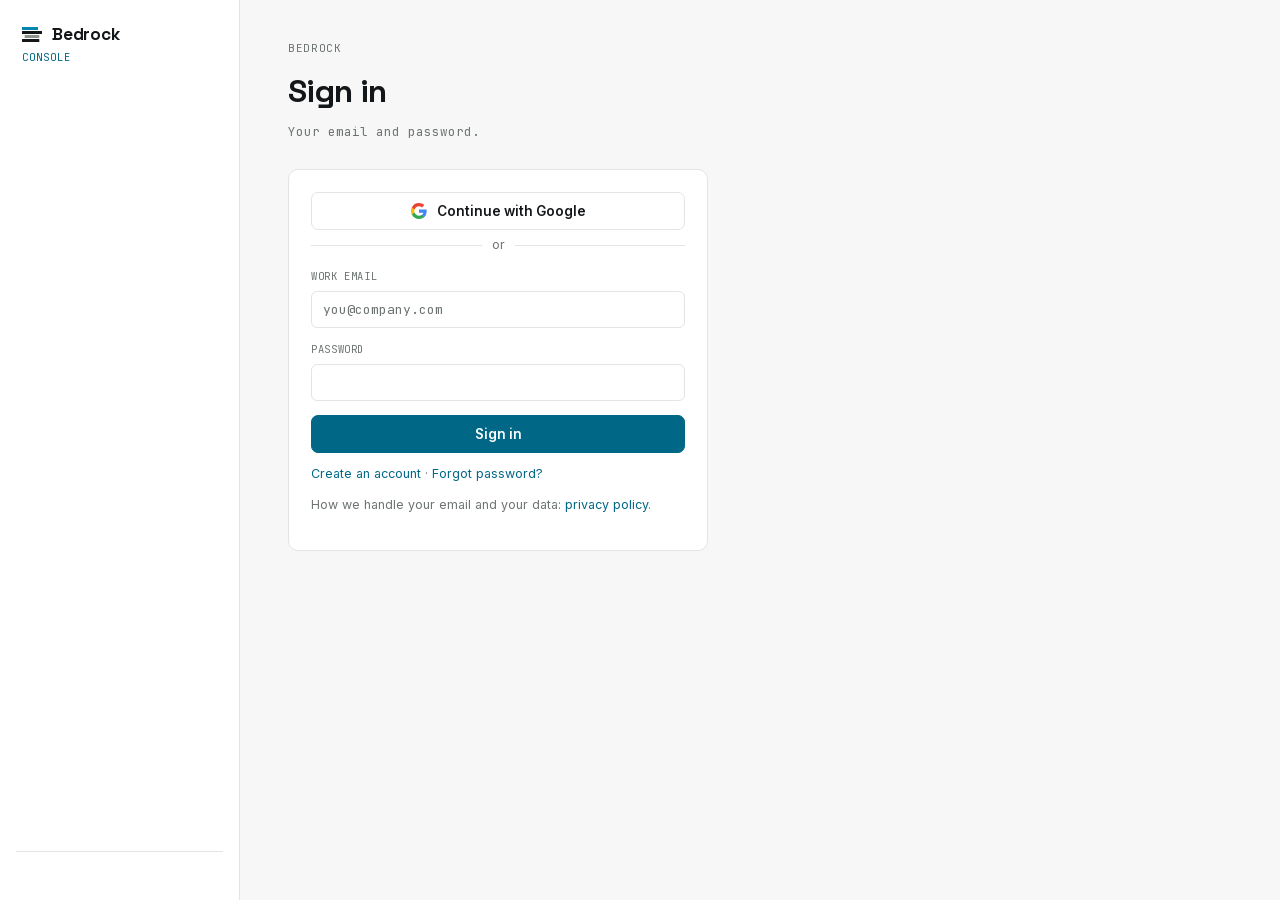
<file: dashboard/index.html>
<!doctype html>
<html lang="en">
<head>
<meta charset="utf-8">
<meta name="viewport" content="width=device-width, initial-scale=1">
<title>Bedrock console</title>
<meta name="description" content="Author, publish and measure interactive 3D geological presentations.">
<meta name="robots" content="noindex">
<!-- Symbol-only lockup, the use the brand guidelines reserve for favicons. -->
<link rel="icon" href="data:image/svg+xml,%3Csvg xmlns='http://www.w3.org/2000/svg' viewBox='0 0 120 90'%3E%3Crect width='96' height='18' rx='2' fill='%230088b0'/%3E%3Crect y='24' width='120' height='18' rx='2' fill='%2314171a'/%3E%3Crect x='16' y='48' width='88' height='18' rx='2' fill='%238d9490'/%3E%3Crect y='72' width='104' height='18' rx='2' fill='%2314171a'/%3E%3C/svg%3E">
<link rel="stylesheet" href="/assets/site-fonts.css">
<link rel="stylesheet" href="app.css">
<!-- Retire the legacy root-scoped service worker.

     The deck used to be served from the site root, so anyone who opened it back
     then still carries a worker registered with scope "/" — and that worker is
     cache-first over EVERYTHING beneath it: this page, /dashboard/, /williams/.
     A service worker answers from Cache Storage before the network is consulted,
     so the `no-cache` header on /dashboard/* never reached it. The symptom is a
     console that silently stays on a months-old build while the server has been
     serving the new one all along.

     /sw.js is a tombstone that unregisters itself, but nothing ever registered
     it, so it only ran if the browser happened to re-fetch the script. This
     retires the registration directly instead, which needs no new worker on a
     device that never had one.

     Scoped precisely: /pit/ registers its own worker for offline use and that
     one is left alone. Only a registration at the ROOT is removed. -->
<script>
if (navigator.serviceWorker) {
  navigator.serviceWorker.getRegistrations().then((rs) => {
    for (const r of rs) {
      if (new URL(r.scope).pathname !== '/') continue;
      r.unregister().then((gone) => {
        // The page in front of the reader was itself served by that worker, so
        // it is stale too. One reload, once, and only when something was
        // actually removed.
        if (gone) location.reload();
      });
    }
  }).catch(() => {});
}
</script>
</head>
<body>

<div id="app">
  <aside id="rail">
    <!-- The mark is a stratigraphic column: four seams of rock, one surfaced
         for analysis in the accent. Per the brand guidelines it never appears
         below 24px, and never without its clearspace. -->
    <div class="brand">
      <svg width="20" height="15" viewBox="0 0 120 90" aria-hidden="true">
        <rect x="0"  y="0"  width="96"  height="18" rx="2" fill="#0088b0"/>
        <rect x="0"  y="24" width="120" height="18" rx="2" fill="#14171a"/>
        <rect x="16" y="48" width="88"  height="18" rx="2" fill="#8d9490"/>
        <rect x="0"  y="72" width="104" height="18" rx="2" fill="#14171a"/>
      </svg>
      <b>Bedrock</b>
    </div>
    <span class="w">Console</span>
    <nav id="nav"></nav>
    <div class="foot">
      <div class="who" id="who"></div>
      <button class="btn sm" id="signout" style="margin-top:10px">Sign out</button>
    </div>
  </aside>
  <main id="view"></main>
</div>

<div id="toast" role="status" aria-live="polite"></div>
<div class="modal" id="modal"><div class="inner" id="modalinner"></div></div>

<script src="vendor/supabase.js"></script>
<script type="module" src="app.js"></script>
</body>
</html>
</file>
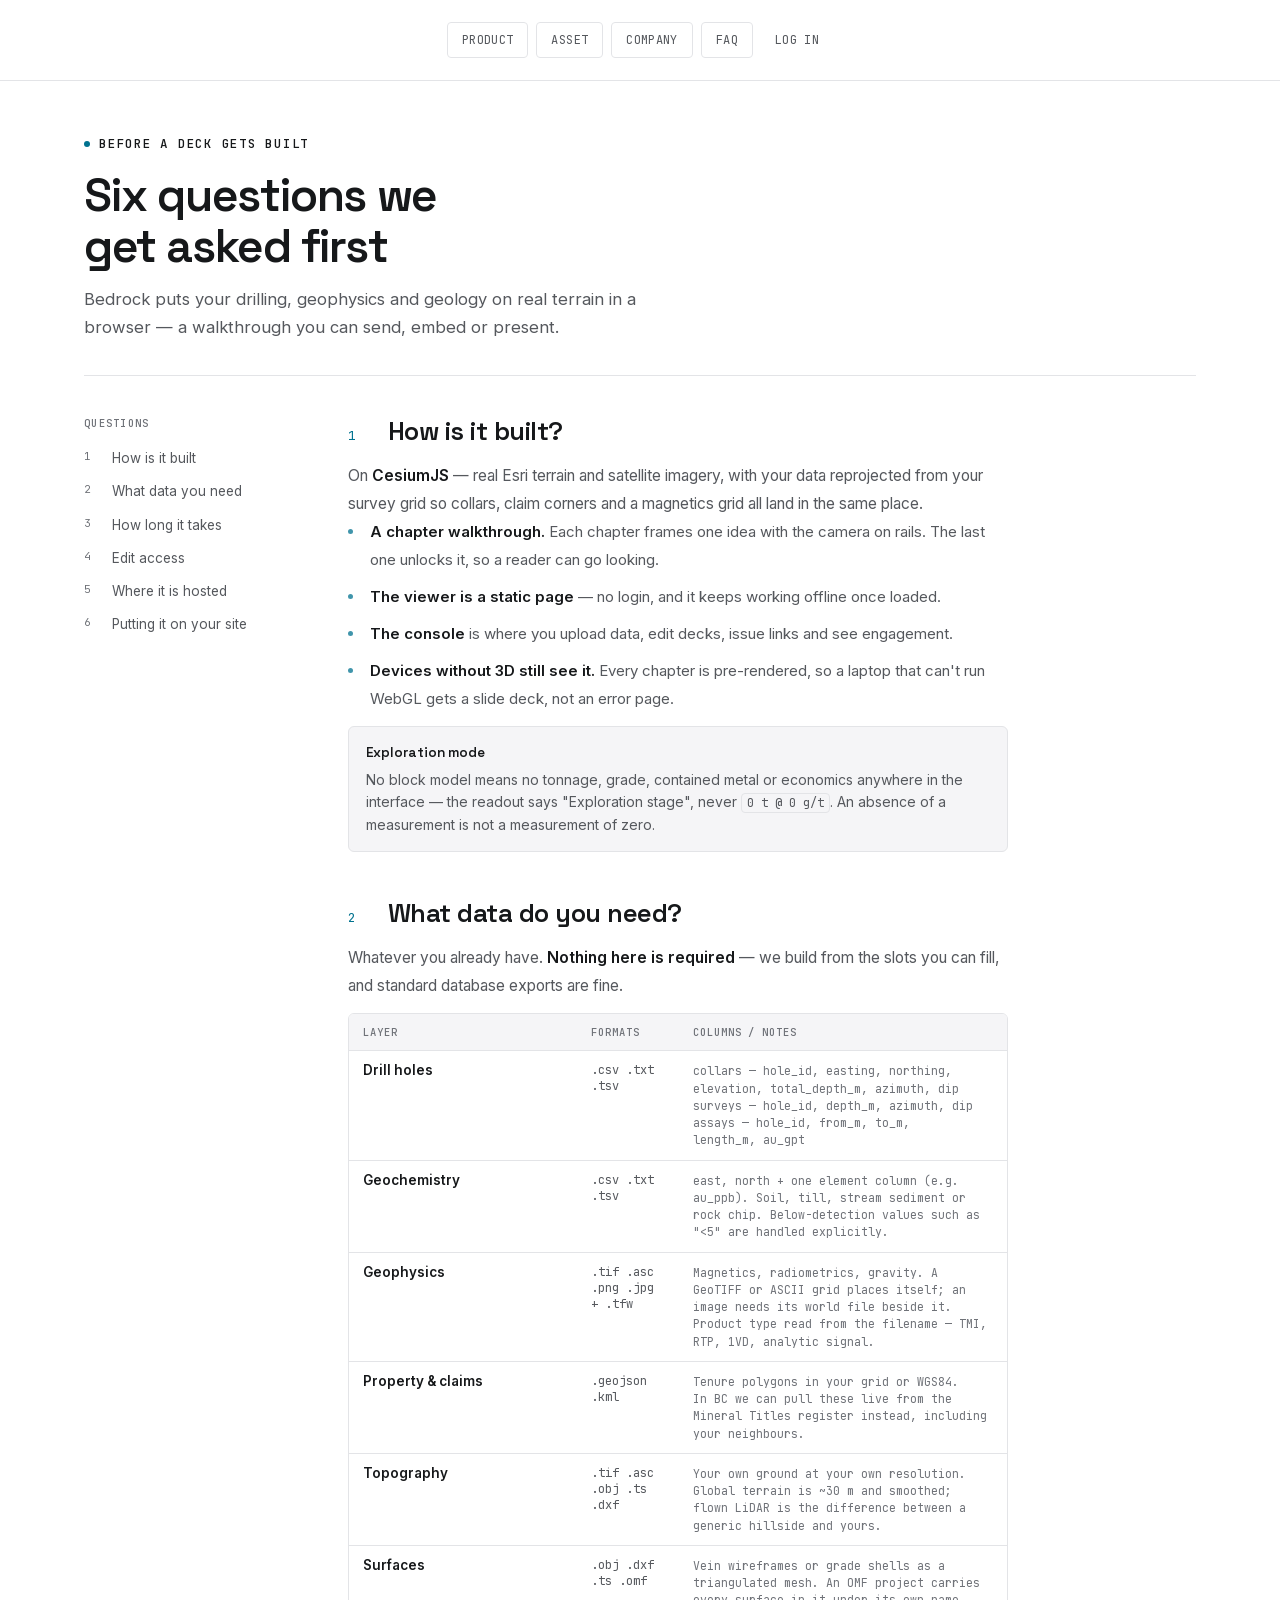
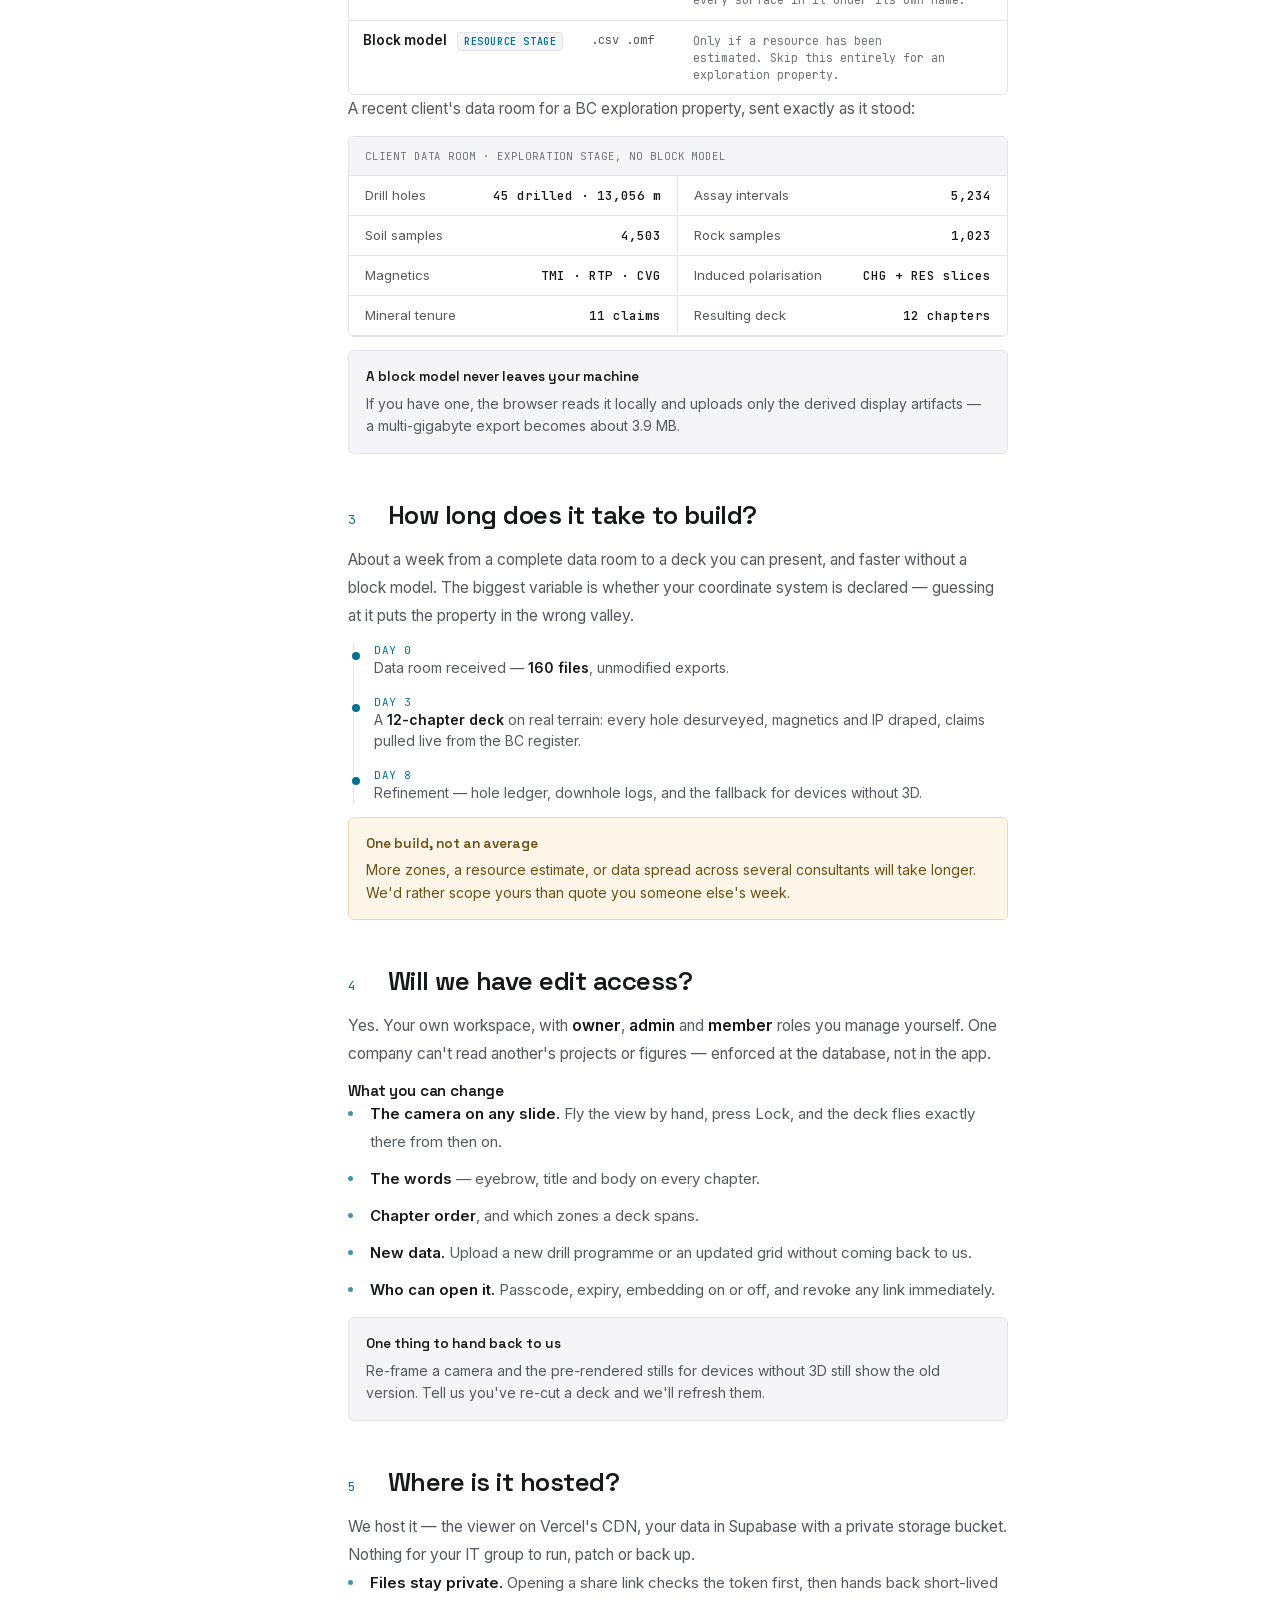
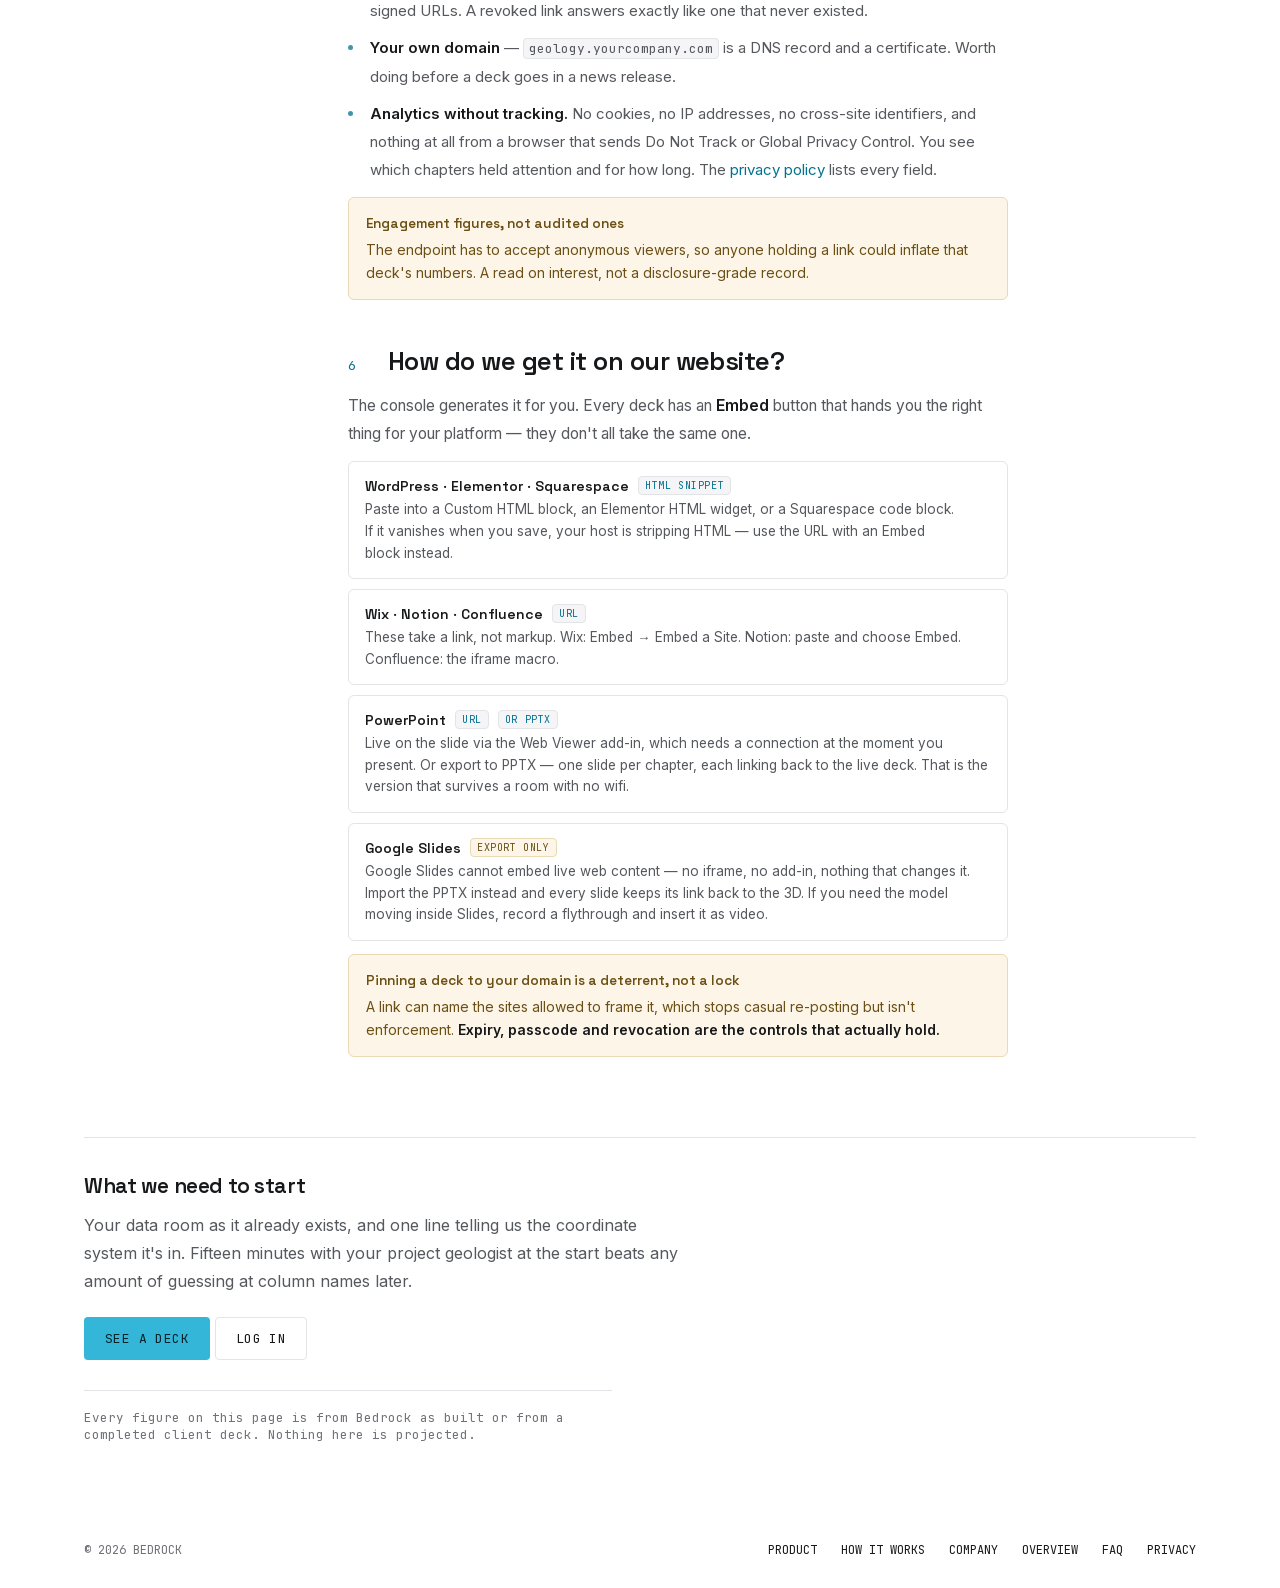
<file: faq/index.html>
<!doctype html>
<html lang="en">
<head>
<meta charset="utf-8">
<meta name="viewport" content="width=device-width, initial-scale=1">
<title>FAQ — Bedrock</title>
<meta name="description" content="Six questions we get before a Bedrock deck gets built: how it is built, what data we need, how long it takes, edit access, hosting, and putting it on your site.">
<link rel="canonical" href="https://getbedrock.ca/faq/">
<meta property="og:title" content="FAQ — Bedrock">
<meta property="og:image" content="https://getbedrock.ca/img/og-williams.jpg">
<meta property="og:image:width" content="1200">
<meta property="og:image:height" content="630">
<meta name="twitter:card" content="summary_large_image">
<link rel="stylesheet" href="/assets/site-fonts.css">
<style>
/* The site's own tokens and chrome, lifted verbatim from the home page so this
   reads as the same site rather than as a document that happens to live on it. */
:root {
  --bg: #ffffff; --bg-2: #f5f5f7; --border: #e3e4e7;
  --ink: #16181a; --ink-dim: #55585d; --ink-mute: #6f7278;
  /* Two accents, because one cannot do both jobs on white. The brand cyan
     is 2.2:1 here — fine as a button fill under --accent-ink, and fine as
     a link on the dark footer, but it cannot carry text on the page. Any
     accent that has to be read as ink uses the deep teal instead. */
  --accent: #33b6d8; --accent-ink: #06232a; --accent-deep: #00728f;
  --heading: 'Space Grotesk', sans-serif; --mono: 'JetBrains Mono', monospace; --body: 'Inter', sans-serif; --wordmark: 'Archivo Black', sans-serif;
  --leading: 28px; --half: 14px; --edge: clamp(20px, 5vw, 72px); --nav-h: 81px;
}

* { box-sizing: border-box; }
body { margin: 0; background: var(--bg); color: var(--ink); font-family: var(--body); text-wrap: pretty; }
a { color: var(--accent-deep); text-decoration: none; }
a:hover { color: color-mix(in srgb, var(--accent-deep) 80%, black); }
.wrap { max-width: 1240px; margin: 0 auto; padding: 0 var(--edge); }
::selection { background: color-mix(in srgb, var(--accent) 35%, transparent); }
:focus-visible { outline: 2px solid var(--accent-deep); outline-offset: 2px; }
.nav { position: absolute; top: 0; left: 0; right: 0; z-index: 20;
  display: flex; align-items: center; justify-content: center; padding: 22px max(var(--edge), calc((100% - 1240px) / 2 + var(--edge)));
  border-bottom: 1px solid var(--border); }
.nav-links { display: flex; gap: 8px; align-items: center; }
.nav-links a { font-family: var(--mono); font-size: 12px; letter-spacing: 0.03em; color: var(--ink-dim); border: 1px solid var(--border); border-radius: 4px; padding: 9px 14px; white-space: nowrap; }
.nav-links a:hover { color: var(--ink); border-color: var(--ink-mute); }
.kicker { display: flex; align-items: center; gap: 9px; font-family: var(--mono); font-size: 12.5px; font-weight: 500; letter-spacing: 0.06em;
  color: var(--ink); margin: 0 0 18px; }
.kicker::before { content: ""; width: 6px; height: 6px; border-radius: 50%; background: var(--accent-deep); }
.btn { font-family: var(--mono); font-size: 13px; letter-spacing: 0.03em; border-radius: 4px; padding: 12px 20px; cursor: pointer; white-space: nowrap; border: 1px solid transparent; display: inline-block; }
.btn-primary { background: var(--accent); color: var(--accent-ink); }
.btn-primary:hover { background: color-mix(in srgb, var(--accent) 85%, white); color: var(--accent-ink); }
.btn-ghost { background: transparent; color: var(--ink); border-color: var(--border); }
.btn-ghost:hover { border-color: var(--ink-mute); color: var(--ink); }
@media (max-width: 760px) {
  .nav-links { gap: 5px; }
  .nav-links a { font-size: 11px; padding: 8px 10px; letter-spacing: 0.02em; }
}
footer { position: relative; z-index: 1; background: #fff;
  padding: calc(3.34vw + 26px) 0 30px;
  font-family: var(--mono); font-size: 12px; color: var(--ink-mute); }
.foot-row { display: flex; justify-content: space-between; flex-wrap: wrap; gap: 14px; }
.foot-links { display: flex; gap: 24px; }
.foot-credit { margin: 16px 0 0; font-size: 11px; letter-spacing: 0.04em; color: var(--ink-mute); }
.foot-credit a { color: var(--ink); }
.foot-links a { color: var(--ink); }
.foot-links a:hover, .foot-credit a:hover { color: var(--accent-deep); }

/* ---- the FAQ itself ------------------------------------------------------
   A reference page, so it is built to be scanned and linked into rather than
   read start to finish: a sticky index, a question per section, and an id on
   each one. Nothing animates — somebody opens this with a specific question. */
html, body { overflow-x: clip; }
.faq-mast { padding: calc(var(--nav-h) + 54px) 0 34px; border-bottom: 1px solid var(--border); }
.faq-h1 { font-family: var(--heading); font-weight: 600; font-size: clamp(30px, 5vw, 46px);
  line-height: 1.1; letter-spacing: -0.03em; margin: 0 0 14px; max-width: 20ch; text-wrap: balance; }
.faq-stand { font-size: 16.5px; line-height: var(--leading); color: var(--ink-dim); margin: 0; max-width: 60ch; }

.faq-shell { display: grid; gap: 40px; padding: 40px 0 72px; }
/* Grid and flex items default to `min-width: auto`, which means they refuse to
   shrink below their content's intrinsic width. The intake table declares
   min-width 620px so its columns stay readable — and that 620 propagated up
   through every ancestor and sized the whole single-column grid, pushing the
   page 252px sideways on a phone. The table still scrolls inside its own
   wrapper; these just stop it dictating the page. */
.faq-shell > *, .qa, .qa section, .qa .body { min-width: 0; }
@media (min-width: 960px) {
  .faq-shell { grid-template-columns: 200px minmax(0, 1fr); gap: 64px; align-items: start; }
  .faq-index { position: sticky; top: calc(var(--nav-h) + 22px); }
}
.faq-index h2 { font-family: var(--mono); font-size: 10.5px; font-weight: 500; letter-spacing: 0.12em;
  text-transform: uppercase; color: var(--ink-mute); margin: 0 0 12px; }
.faq-index ol { list-style: none; margin: 0; padding: 0; display: grid; gap: 1px; }
.faq-index a { display: grid; grid-template-columns: 20px 1fr; gap: 8px; padding: 7px 8px; margin-left: -8px;
  border-radius: 4px; color: var(--ink-dim); font-size: 13.5px; line-height: 1.35; }
.faq-index a:hover { background: var(--bg-2); color: var(--ink); }
.faq-index .n { font-family: var(--mono); font-size: 11px; color: var(--ink-mute); }

.qa { display: grid; gap: 46px; }
.qa section { scroll-margin-top: calc(var(--nav-h) + 20px); }
h2.q { font-family: var(--heading); font-weight: 600; font-size: clamp(21px, 2.7vw, 26px);
  line-height: 1.2; letter-spacing: -0.02em; margin: 0 0 15px; text-wrap: balance;
  display: grid; grid-template-columns: 30px 1fr; gap: 10px; align-items: baseline; }
h2.q .n { font-family: var(--mono); font-size: 13px; font-weight: 400; color: var(--accent-deep); letter-spacing: 0; }
.body { max-width: 66ch; }
.body > * + * { margin-top: 13px; }
.body p { margin: 0; font-size: 15.5px; line-height: var(--leading); color: var(--ink-dim); }
.body strong { color: var(--ink); font-weight: 600; }
h3 { font-family: var(--heading); font-weight: 600; font-size: 15px; letter-spacing: -0.01em;
  margin: 24px 0 0; color: var(--ink); }
code { font-family: var(--mono); font-size: 0.86em; background: var(--bg-2);
  border: 1px solid var(--border); padding: 1px 5px; border-radius: 4px; color: var(--ink-dim); white-space: nowrap; }

ul.plain { margin: 0; padding-left: 0; list-style: none; display: grid; gap: 9px; }
/* Not a grid. A grid container makes EACH element child its own item, so
   `<strong>Lead.</strong> rest of the sentence` became two items: the strong in
   the text column and the sentence pushed into the next row's 13px bullet
   column, where it wrapped one word per line. An absolutely positioned marker
   does not care how the sentence is marked up. */
ul.plain li { position: relative; padding-left: 22px;
  font-size: 15px; line-height: var(--leading); color: var(--ink-dim); }
ul.plain li::before { content: ""; position: absolute; left: 0; top: 11px;
  width: 5px; height: 5px; border-radius: 50%;
  background: var(--accent-deep); opacity: .75; }

/* Tables scroll on their own so the page never does. */
.tablewrap { overflow-x: auto; border: 1px solid var(--border); border-radius: 6px; background: var(--bg); }
table { border-collapse: collapse; width: 100%; min-width: 620px; font-size: 13.5px; }
th, td { text-align: left; padding: 11px 14px; vertical-align: top; border-bottom: 1px solid var(--border); }
thead th { font-family: var(--mono); font-size: 10.5px; font-weight: 500; letter-spacing: 0.09em;
  text-transform: uppercase; color: var(--ink-mute); background: var(--bg-2); white-space: nowrap; }
tbody tr:last-child td { border-bottom: 0; }
td.slot { font-weight: 600; white-space: nowrap; }
td.fmt { font-family: var(--mono); font-size: 12px; color: var(--ink-dim); }
td.cols { font-family: var(--mono); font-size: 11.5px; color: var(--ink-mute); line-height: 1.5; }
.stage { display: inline-block; font-family: var(--mono); font-size: 10px; letter-spacing: 0.06em;
  text-transform: uppercase; padding: 2px 6px; border-radius: 4px; margin-left: 7px;
  background: var(--bg-2); color: var(--accent-deep); border: 1px solid var(--border); }

.note { border: 1px solid var(--border); background: var(--bg-2); border-radius: 6px;
  padding: 15px 17px; font-size: 14px; line-height: 1.6; color: var(--ink-dim); }
/* A caveat reads as a caveat: same box, warmer ground, so it is not mistaken
   for another paragraph of the answer. */
.note.flag { background: #fdf6e8; border-color: #ead9b4; color: #6b4f14; }
.note .t { font-family: var(--heading); font-weight: 600; font-size: 13.5px; color: var(--ink);
  display: block; margin-bottom: 5px; }
.note.flag .t { color: #6b4f14; }

.example { border: 1px solid var(--border); border-radius: 6px; overflow: hidden; }
.example > .hd { padding: 12px 16px; border-bottom: 1px solid var(--border); background: var(--bg-2);
  font-family: var(--mono); font-size: 10.5px; letter-spacing: 0.09em; text-transform: uppercase; color: var(--ink-mute); }
.example dl { margin: 0; display: grid; grid-template-columns: 1fr; }
@media (min-width: 560px) { .example dl { grid-template-columns: 1fr 1fr; }
  .example dl > div:nth-child(odd) { border-right: 1px solid var(--border); } }
.example dl > div { padding: 11px 16px; border-bottom: 1px solid var(--border);
  display: flex; justify-content: space-between; gap: 14px; align-items: baseline; }
.example dt { font-size: 13px; color: var(--ink-dim); }
.example dd { margin: 0; font-family: var(--mono); font-size: 12.5px; font-weight: 500;
  color: var(--ink); text-align: right; font-variant-numeric: tabular-nums; }

.tl { display: grid; border-left: 1px solid var(--border); margin-left: 5px; }
.tl > div { position: relative; padding: 0 0 16px 20px; }
.tl > div:last-child { padding-bottom: 0; }
.tl > div::before { content: ""; position: absolute; left: -4.5px; top: 7px; width: 8px; height: 8px;
  border-radius: 50%; background: var(--accent-deep); border: 2px solid var(--bg); }
.tl .when { font-family: var(--mono); font-size: 11px; letter-spacing: 0.05em; color: var(--accent-deep);
  text-transform: uppercase; display: block; }
.tl .what { font-size: 14px; color: var(--ink-dim); line-height: 1.55; }
.tl .what b { color: var(--ink); font-weight: 600; }

.hosts { display: grid; gap: 10px; }
.host { border: 1px solid var(--border); border-radius: 6px; padding: 14px 16px; }
.host .hn { font-family: var(--heading); font-weight: 600; font-size: 14px; margin-bottom: 4px;
  display: flex; align-items: center; gap: 9px; flex-wrap: wrap; }
.host .how { font-family: var(--mono); font-size: 10px; letter-spacing: 0.06em; text-transform: uppercase;
  padding: 2px 6px; border-radius: 4px; background: var(--bg-2); color: var(--accent-deep);
  border: 1px solid var(--border); font-weight: 400; }
.host .how.no { background: #fdf6e8; color: #6b4f14; border-color: #ead9b4; }
.host p { margin: 0; font-size: 13.5px; line-height: 1.6; color: var(--ink-dim); }

.closing { margin-top: 8px; padding: 34px 0 0; border-top: 1px solid var(--border); }
.closing h2 { font-family: var(--heading); font-weight: 600; font-size: 21px; letter-spacing: -0.02em; margin: 0 0 12px; }
.closing .standfirst { font-size: 16px; line-height: var(--leading); color: var(--ink-dim); margin: 0 0 22px; max-width: 60ch; }
.closing footer { margin-top: 30px; padding-top: 18px; border-top: 1px solid var(--border);
  font-size: 12.5px; color: var(--ink-mute); max-width: 66ch; background: none; }
</style>
</head>
<body>

<nav class="nav">
  <div class="nav-links">
    <a href="/#product">PRODUCT</a>
    <a href="/#how-it-works">ASSET</a>
    <a href="/#company">COMPANY</a>
    <a href="/faq/" aria-current="page">FAQ</a>
    <a href="/dashboard/" style="border:none">LOG IN</a>
  </div>
</nav>

<div class="wrap">
  <header class="faq-mast">
    <span class="kicker">BEFORE A DECK GETS BUILT</span>
    <h1 class="faq-h1">Six questions we get asked first</h1>
    <p class="faq-stand">Bedrock puts your drilling, geophysics and geology on real terrain in a
      browser — a walkthrough you can send, embed or present.</p>
  </header>

  <div class="faq-shell">
    <nav class="faq-index" aria-label="Questions">
      <h2>Questions</h2>
      <ol>
        <li><a href="#build"><span class="n">1</span><span>How is it built</span></a></li>
        <li><a href="#data"><span class="n">2</span><span>What data you need</span></a></li>
        <li><a href="#time"><span class="n">3</span><span>How long it takes</span></a></li>
        <li><a href="#edit"><span class="n">4</span><span>Edit access</span></a></li>
        <li><a href="#host"><span class="n">5</span><span>Where it is hosted</span></a></li>
        <li><a href="#embed"><span class="n">6</span><span>Putting it on your site</span></a></li>
      </ol>
    </nav>

    <main class="qa">

      <section id="build">
        <h2 class="q"><span class="n">1</span><span>How is it built?</span></h2>
        <div class="body">
          <p>
            On <strong>CesiumJS</strong> — real Esri terrain and satellite imagery, with
            your data reprojected from your survey grid so collars, claim corners and a
            magnetics grid all land in the same place.
          </p>
          <ul class="plain">
            <li><strong>A chapter walkthrough.</strong> Each chapter frames one idea with the camera on rails. The last one unlocks it, so a reader can go looking.</li>
            <li><strong>The viewer is a static page</strong> — no login, and it keeps working offline once loaded.</li>
            <li><strong>The console</strong> is where you upload data, edit decks, issue links and see engagement.</li>
            <li><strong>Devices without 3D still see it.</strong> Every chapter is pre-rendered, so a laptop that can't run WebGL gets a slide deck, not an error page.</li>
          </ul>

          <div class="note">
            <span class="t">Exploration mode</span>
            No block model means no tonnage, grade, contained metal or economics anywhere in
            the interface — the readout says "Exploration stage", never <code>0 t @ 0 g/t</code>.
            An absence of a measurement is not a measurement of zero.
          </div>
        </div>
      </section>

      <section id="data">
        <h2 class="q"><span class="n">2</span><span>What data do you need?</span></h2>
        <div class="body">
          <p>
            Whatever you already have. <strong>Nothing here is required</strong> — we build
            from the slots you can fill, and standard database exports are fine.
          </p>

          <div class="tablewrap">
            <table>
              <thead>
                <tr>
                  <th scope="col">Layer</th>
                  <th scope="col">Formats</th>
                  <th scope="col">Columns / notes</th>
                </tr>
              </thead>
              <tbody>
                <tr>
                  <td class="slot">Drill holes</td>
                  <td class="fmt">.csv .txt .tsv</td>
                  <td class="cols">
                    collars — hole_id, easting, northing, elevation, total_depth_m, azimuth, dip<br>
                    surveys — hole_id, depth_m, azimuth, dip<br>
                    assays — hole_id, from_m, to_m, length_m, au_gpt
                  </td>
                </tr>
                <tr>
                  <td class="slot">Geochemistry</td>
                  <td class="fmt">.csv .txt .tsv</td>
                  <td class="cols">east, north + one element column (e.g. au_ppb). Soil, till, stream sediment or rock chip. Below-detection values such as "&lt;5" are handled explicitly.</td>
                </tr>
                <tr>
                  <td class="slot">Geophysics</td>
                  <td class="fmt">.tif .asc<br>.png .jpg + .tfw</td>
                  <td class="cols">Magnetics, radiometrics, gravity. A GeoTIFF or ASCII grid places itself; an image needs its world file beside it. Product type read from the filename — TMI, RTP, 1VD, analytic signal.</td>
                </tr>
                <tr>
                  <td class="slot">Property &amp; claims</td>
                  <td class="fmt">.geojson .kml</td>
                  <td class="cols">Tenure polygons in your grid or WGS84. In BC we can pull these live from the Mineral Titles register instead, including your neighbours.</td>
                </tr>
                <tr>
                  <td class="slot">Topography</td>
                  <td class="fmt">.tif .asc .obj .ts .dxf</td>
                  <td class="cols">Your own ground at your own resolution. Global terrain is ~30 m and smoothed; flown LiDAR is the difference between a generic hillside and yours.</td>
                </tr>
                <tr>
                  <td class="slot">Surfaces</td>
                  <td class="fmt">.obj .dxf .ts .omf</td>
                  <td class="cols">Vein wireframes or grade shells as a triangulated mesh. An OMF project carries every surface in it under its own name.</td>
                </tr>
                <tr>
                  <td class="slot">Block model <span class="stage">Resource stage</span></td>
                  <td class="fmt">.csv .omf</td>
                  <td class="cols">Only if a resource has been estimated. Skip this entirely for an exploration property.</td>
                </tr>
              </tbody>
            </table>
          </div>

          <p>
            A recent client's data room for a BC exploration property, sent exactly as it
            stood:
          </p>

          <div class="example">
            <div class="hd">Client data room · exploration stage, no block model</div>
            <dl>
              <div><dt>Drill holes</dt><dd>45 drilled · 13,056 m</dd></div>
              <div><dt>Assay intervals</dt><dd>5,234</dd></div>
              <div><dt>Soil samples</dt><dd>4,503</dd></div>
              <div><dt>Rock samples</dt><dd>1,023</dd></div>
              <div><dt>Magnetics</dt><dd>TMI · RTP · CVG</dd></div>
              <div><dt>Induced polarisation</dt><dd>CHG + RES slices</dd></div>
              <div><dt>Mineral tenure</dt><dd>11 claims</dd></div>
              <div><dt>Resulting deck</dt><dd>12 chapters</dd></div>
            </dl>
          </div>

          <div class="note">
            <span class="t">A block model never leaves your machine</span>
            If you have one, the browser reads it locally and uploads only the derived
            display artifacts — a multi-gigabyte export becomes about 3.9 MB.
          </div>
        </div>
      </section>

      <section id="time">
        <h2 class="q"><span class="n">3</span><span>How long does it take to build?</span></h2>
        <div class="body">
          <p>
            About a week from a complete data room to a deck you can present, and faster
            without a block model. The biggest variable is whether your coordinate system
            is declared — guessing at it puts the property in the wrong valley.
          </p>

          <div class="tl">
            <div>
              <span class="when">Day 0</span>
              <span class="what">Data room received — <b>160 files</b>, unmodified exports.</span>
            </div>
            <div>
              <span class="when">Day 3</span>
              <span class="what">A <b>12-chapter deck</b> on real terrain: every hole desurveyed, magnetics and IP draped, claims pulled live from the BC register.</span>
            </div>
            <div>
              <span class="when">Day 8</span>
              <span class="what">Refinement — hole ledger, downhole logs, and the fallback for devices without 3D.</span>
            </div>
          </div>

          <div class="note flag">
            <span class="t">One build, not an average</span>
            More zones, a resource estimate, or data spread across several consultants will
            take longer. We'd rather scope yours than quote you someone else's week.
          </div>
        </div>
      </section>

      <section id="edit">
        <h2 class="q"><span class="n">4</span><span>Will we have edit access?</span></h2>
        <div class="body">
          <p>
            Yes. Your own workspace, with <strong>owner</strong>, <strong>admin</strong> and
            <strong>member</strong> roles you manage yourself. One company can't read
            another's projects or figures — enforced at the database, not in the app.
          </p>

          <h3>What you can change</h3>
          <ul class="plain">
            <li><strong>The camera on any slide.</strong> Fly the view by hand, press Lock, and the deck flies exactly there from then on.</li>
            <li><strong>The words</strong> — eyebrow, title and body on every chapter.</li>
            <li><strong>Chapter order</strong>, and which zones a deck spans.</li>
            <li><strong>New data.</strong> Upload a new drill programme or an updated grid without coming back to us.</li>
            <li><strong>Who can open it.</strong> Passcode, expiry, embedding on or off, and revoke any link immediately.</li>
          </ul>

          <div class="note">
            <span class="t">One thing to hand back to us</span>
            Re-frame a camera and the pre-rendered stills for devices without 3D still show
            the old version. Tell us you've re-cut a deck and we'll refresh them.
          </div>
        </div>
      </section>

      <section id="host">
        <h2 class="q"><span class="n">5</span><span>Where is it hosted?</span></h2>
        <div class="body">
          <p>
            We host it — the viewer on Vercel's CDN, your data in Supabase with a private
            storage bucket. Nothing for your IT group to run, patch or back up.
          </p>
          <ul class="plain">
            <li><strong>Files stay private.</strong> Opening a share link checks the token first, then hands back short-lived signed URLs. A revoked link answers exactly like one that never existed.</li>
            <li><strong>Your own domain</strong> — <code>geology.yourcompany.com</code> is a DNS record and a certificate. Worth doing before a deck goes in a news release.</li>
            <li><strong>Analytics without tracking.</strong> No cookies, no IP addresses, no cross-site identifiers, and nothing at all from a browser that sends Do Not Track or Global Privacy Control. You see which chapters held attention and for how long. The <a href="/privacy/#viewers">privacy policy</a> lists every field.</li>
          </ul>

          <div class="note flag">
            <span class="t">Engagement figures, not audited ones</span>
            The endpoint has to accept anonymous viewers, so anyone holding a link could
            inflate that deck's numbers. A read on interest, not a disclosure-grade record.
          </div>
        </div>
      </section>

      <section id="embed">
        <h2 class="q"><span class="n">6</span><span>How do we get it on our website?</span></h2>
        <div class="body">
          <p>
            The console generates it for you. Every deck has an <strong>Embed</strong>
            button that hands you the right thing for your platform — they don't all take
            the same one.
          </p>

          <div class="hosts">
            <div class="host">
              <div class="hn">WordPress · Elementor · Squarespace <span class="how">HTML snippet</span></div>
              <p>Paste into a Custom HTML block, an Elementor HTML widget, or a Squarespace code block. If it vanishes when you save, your host is stripping HTML — use the URL with an Embed block instead.</p>
            </div>
            <div class="host">
              <div class="hn">Wix · Notion · Confluence <span class="how">URL</span></div>
              <p>These take a link, not markup. Wix: Embed → Embed a Site. Notion: paste and choose Embed. Confluence: the iframe macro.</p>
            </div>
            <div class="host">
              <div class="hn">PowerPoint <span class="how">URL</span> <span class="how">or PPTX</span></div>
              <p>Live on the slide via the Web Viewer add-in, which needs a connection at the moment you present. Or export to PPTX — one slide per chapter, each linking back to the live deck. That is the version that survives a room with no wifi.</p>
            </div>
            <div class="host">
              <div class="hn">Google Slides <span class="how no">Export only</span></div>
              <p>Google Slides cannot embed live web content — no iframe, no add-in, nothing that changes it. Import the PPTX instead and every slide keeps its link back to the 3D. If you need the model moving inside Slides, record a flythrough and insert it as video.</p>
            </div>
          </div>

          <div class="note flag">
            <span class="t">Pinning a deck to your domain is a deterrent, not a lock</span>
            A link can name the sites allowed to frame it, which stops casual re-posting but
            isn't enforcement. <strong>Expiry, passcode and revocation are the controls that
            actually hold.</strong>
          </div>
        </div>
      </section>

    </main>
  </div>

  <div class="closing">
    <h2>What we need to start</h2>
    <p class="standfirst">Your data room as it already exists, and one line telling us the
      coordinate system it's in. Fifteen minutes with your project geologist at the start
      beats any amount of guessing at column names later.</p>
    <p><a class="btn btn-primary" href="/#top">SEE A DECK</a>
       <a class="btn btn-ghost" href="/dashboard/">LOG IN</a></p>
    <footer>Every figure on this page is from Bedrock as built or from a completed client
      deck. Nothing here is projected.</footer>
  </div>
</div>

<footer>
  <div class="wrap">
    <div class="foot-row">
      <span>&copy; 2026 BEDROCK</span>
      <div class="foot-links">
        <a href="/#product">PRODUCT</a>
        <a href="/#how-it-works">HOW IT WORKS</a>
        <a href="/#company">COMPANY</a>
        <a href="/sell-sheet/">OVERVIEW</a>
        <a href="/faq/">FAQ</a>
        <a href="/privacy/">PRIVACY</a>
      </div>
    </div>
  </div>
</footer>

</body>
</html>
</file>
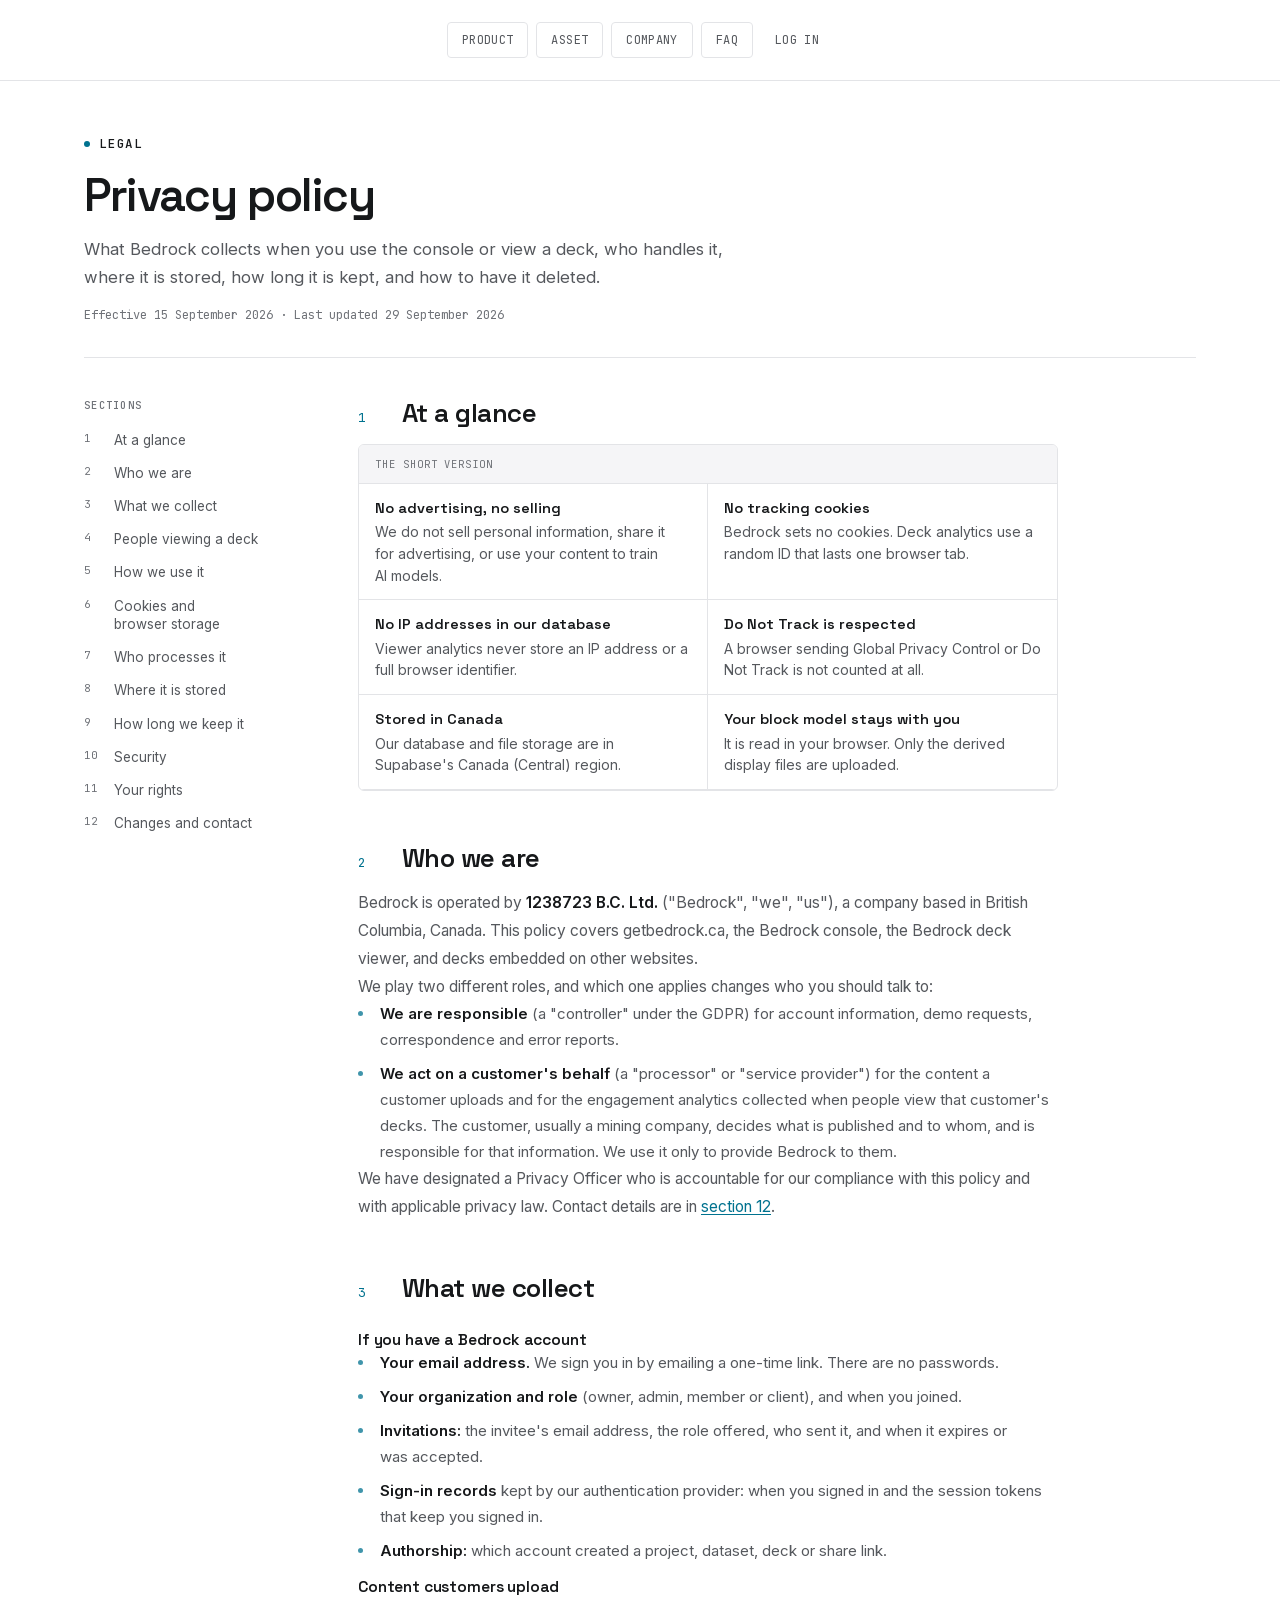
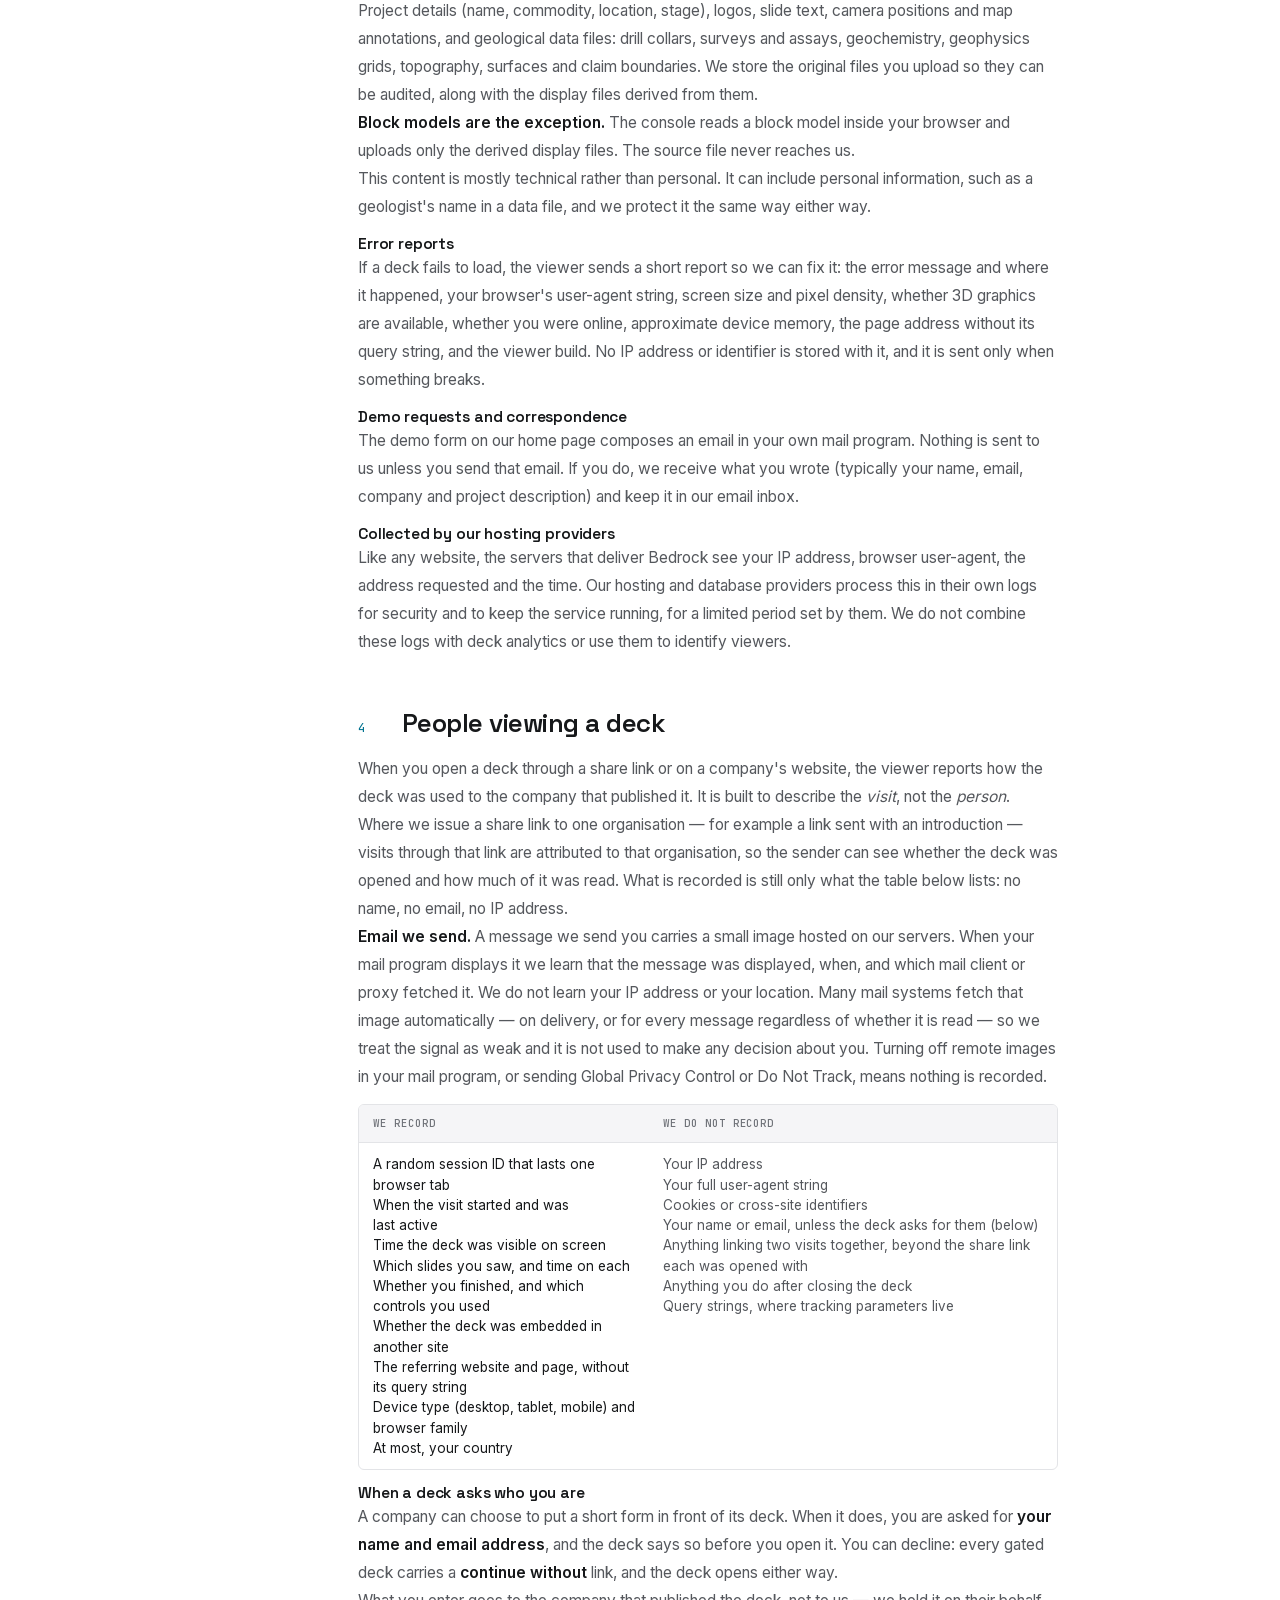
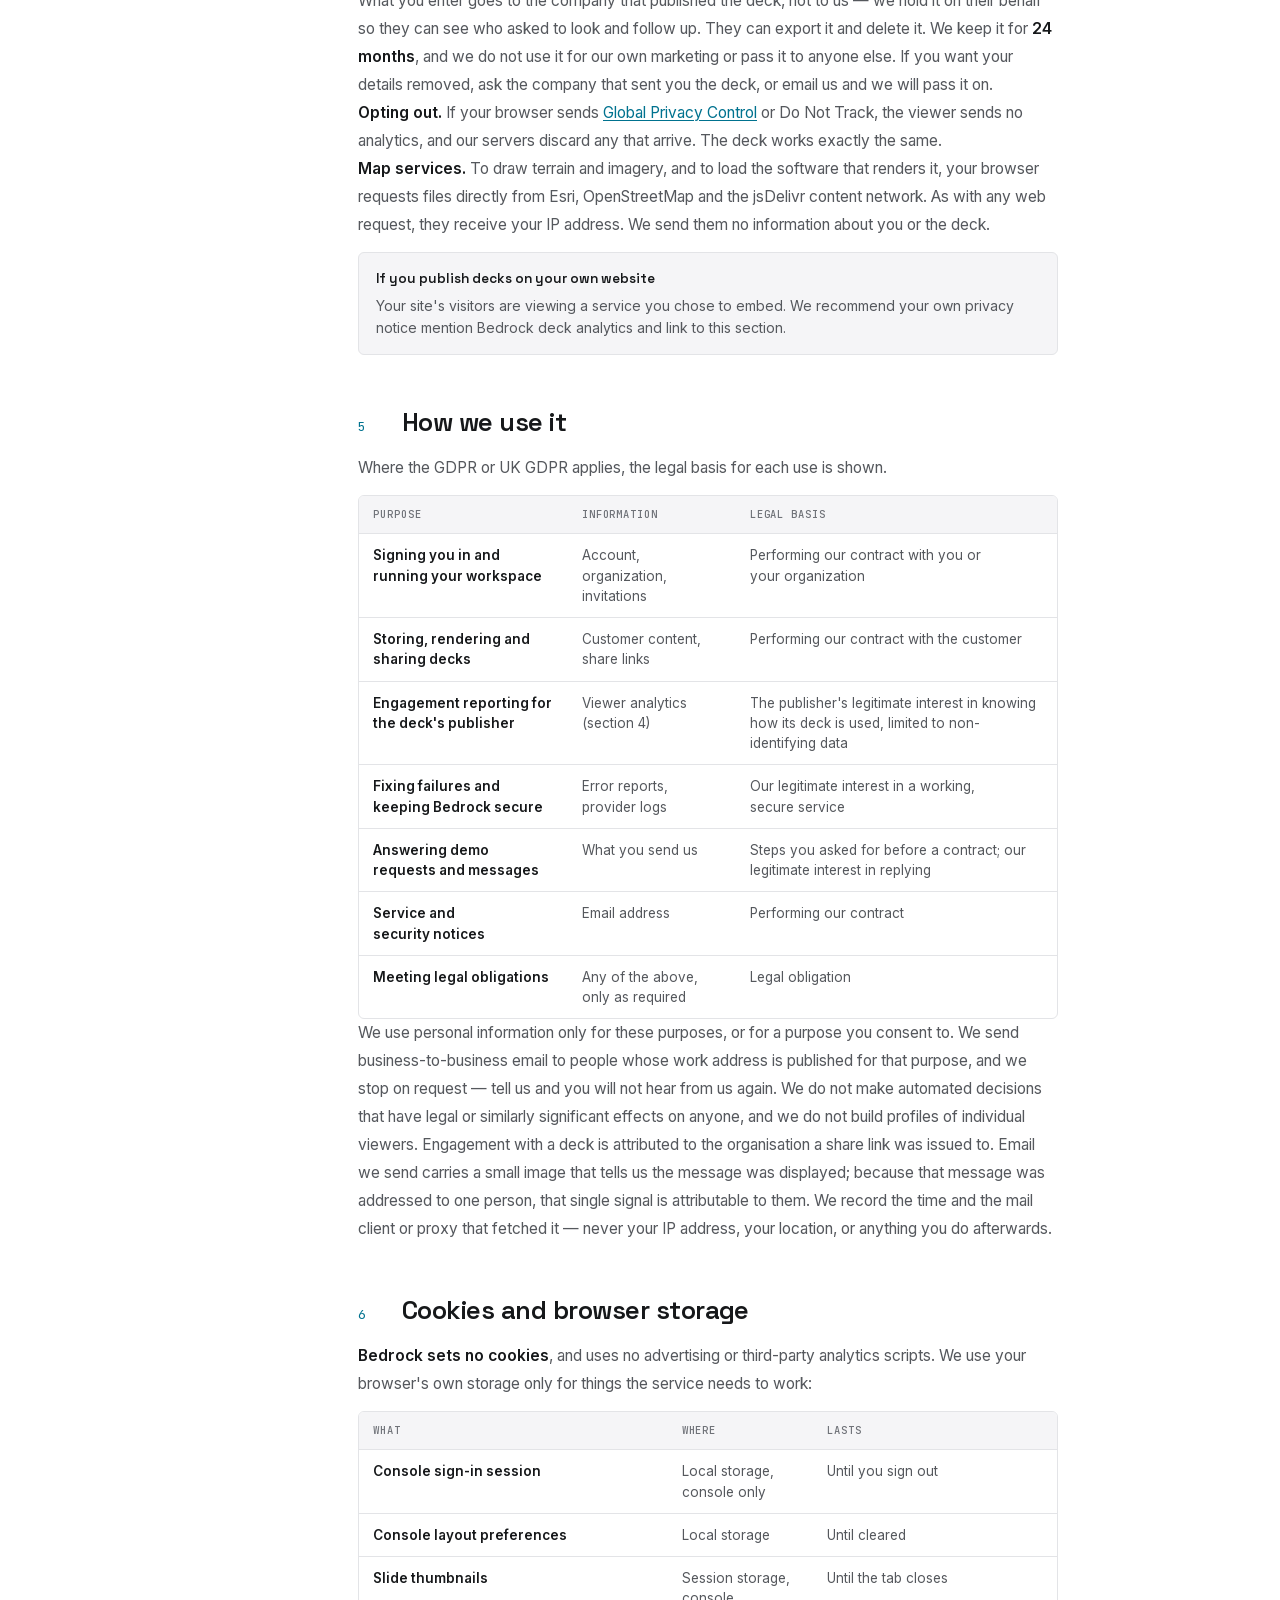
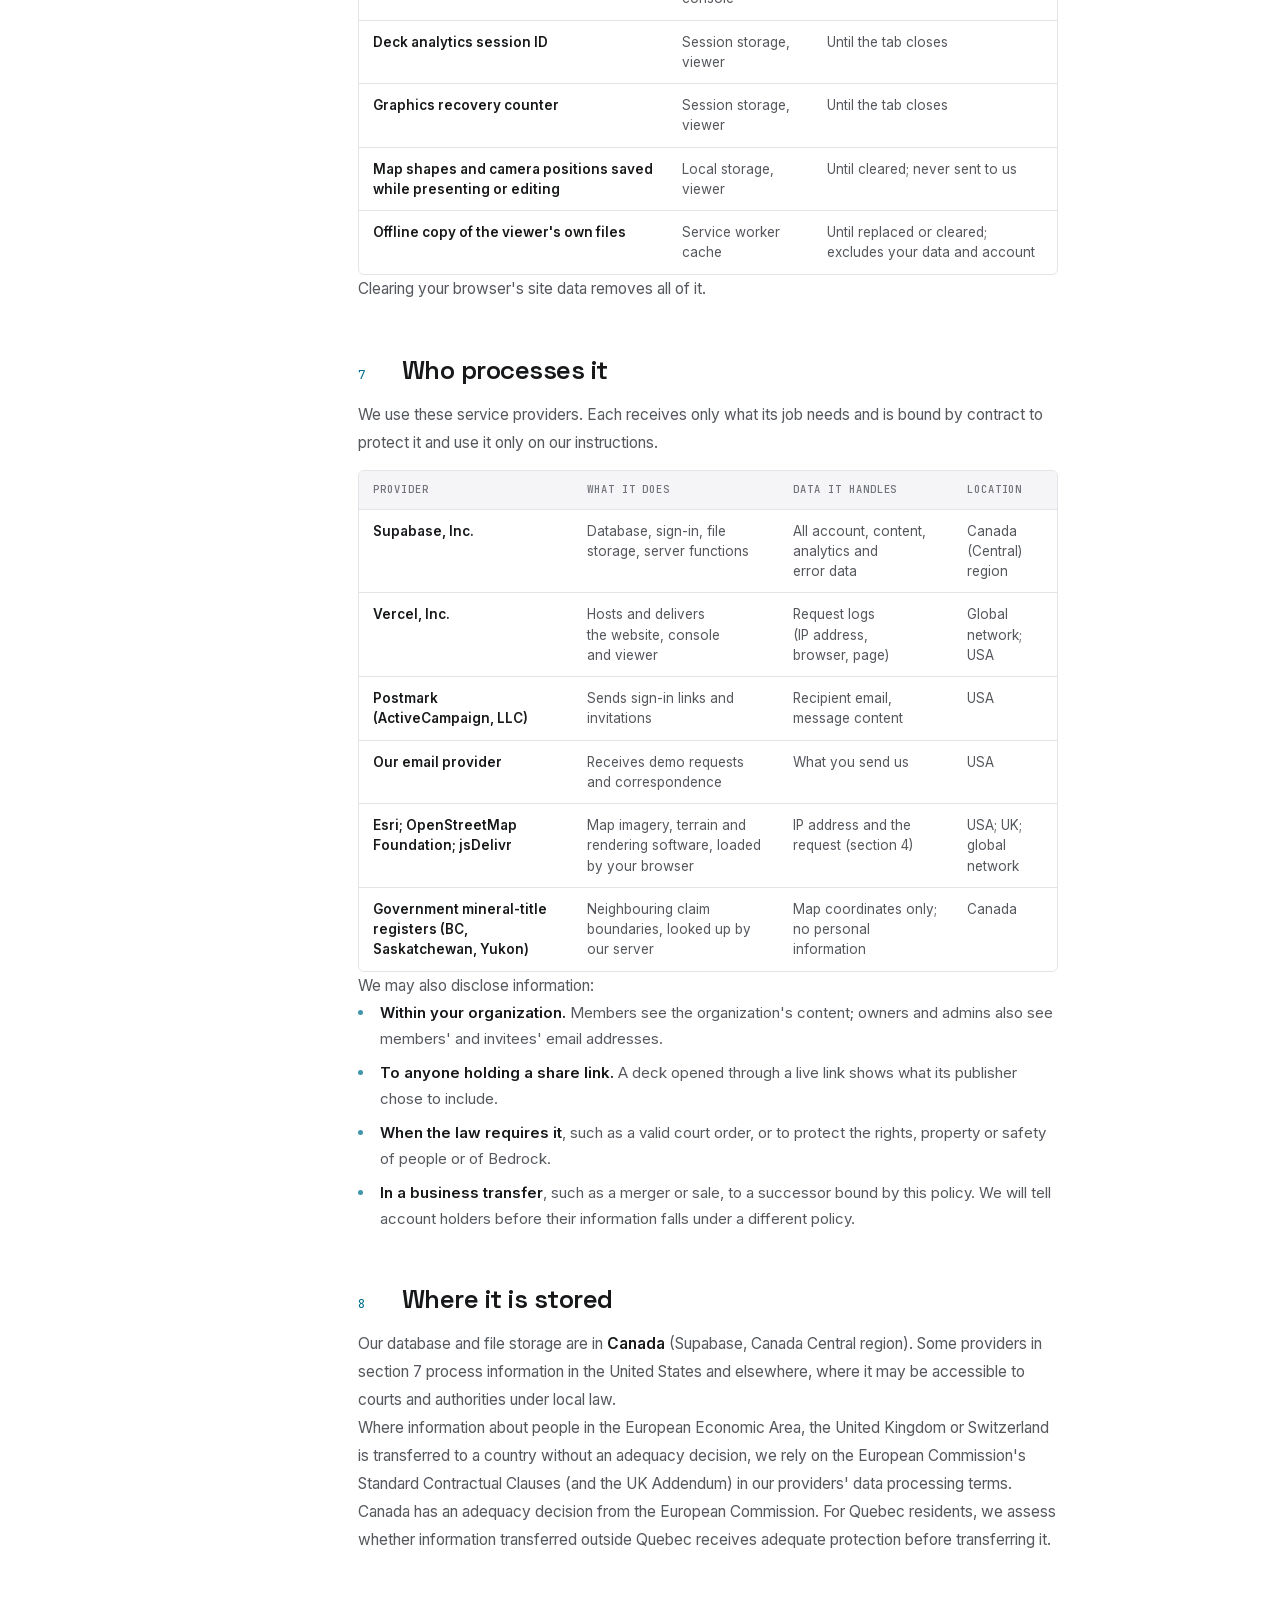
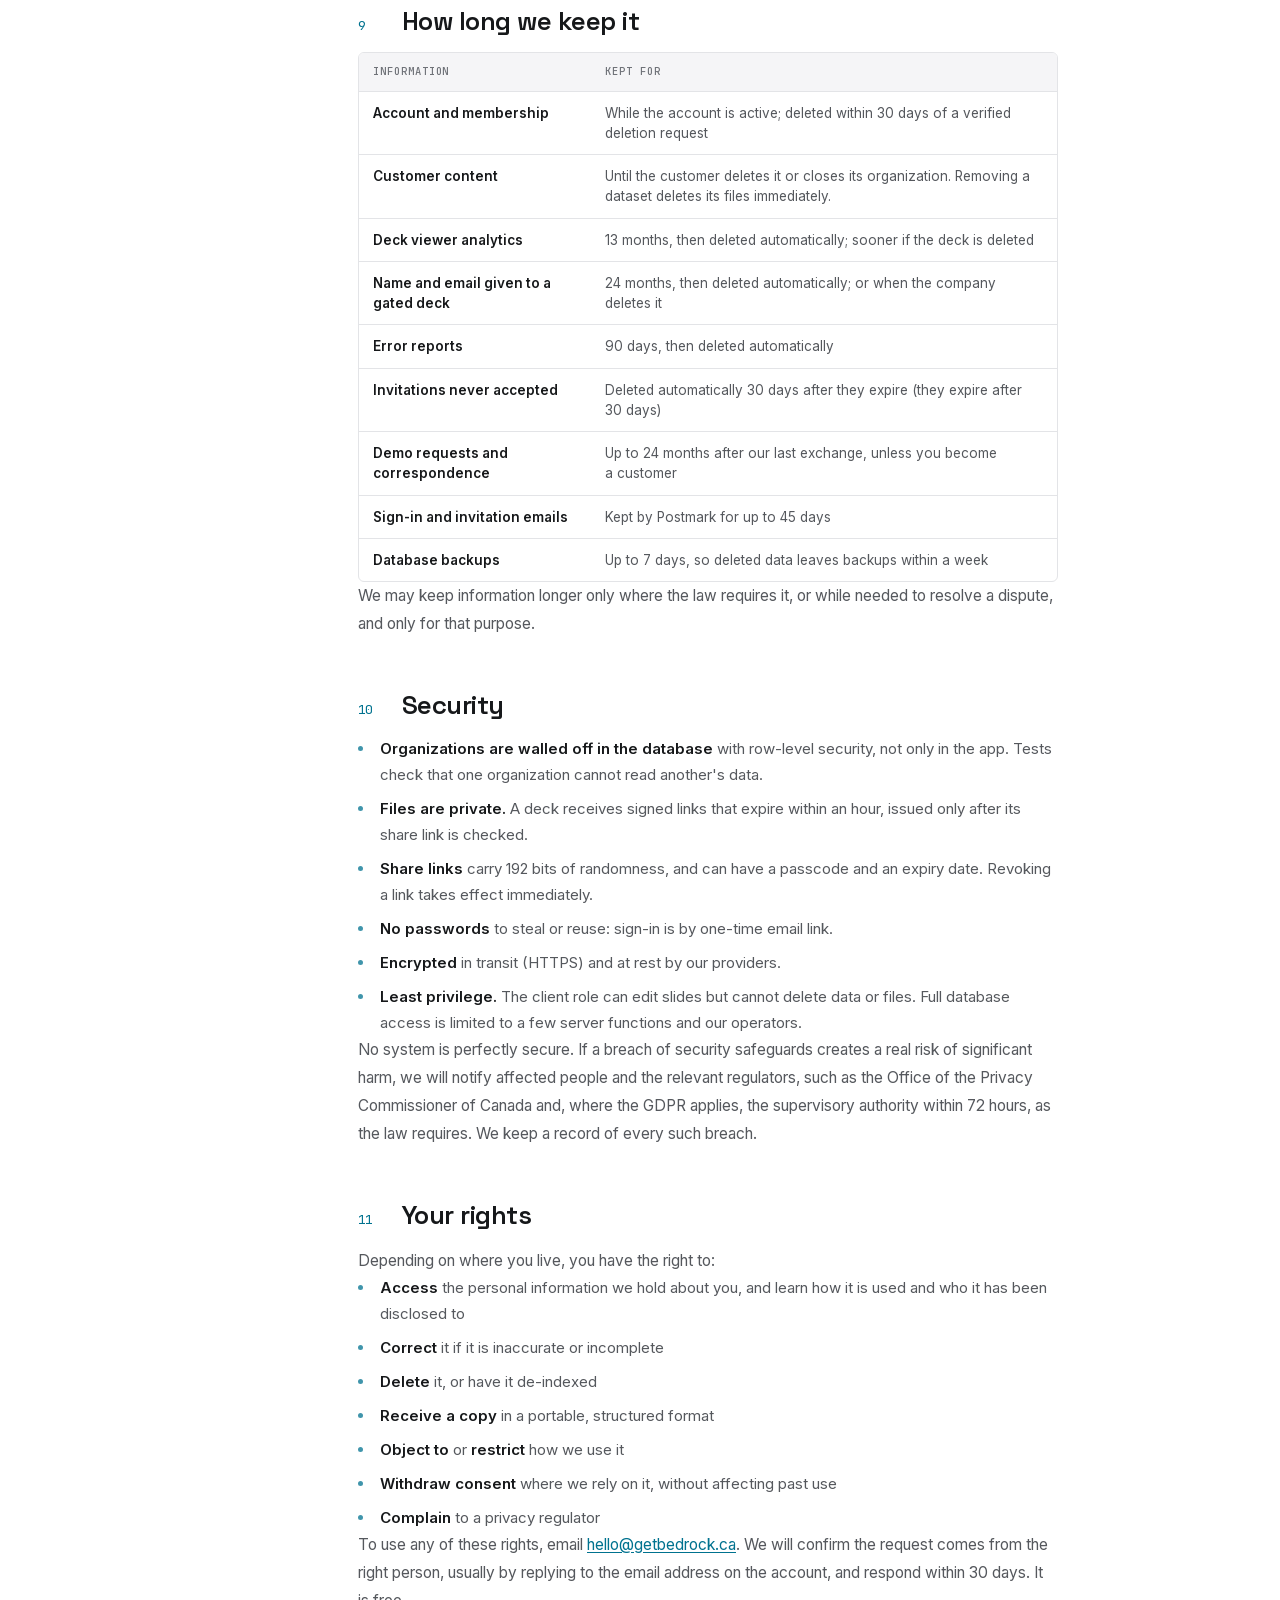
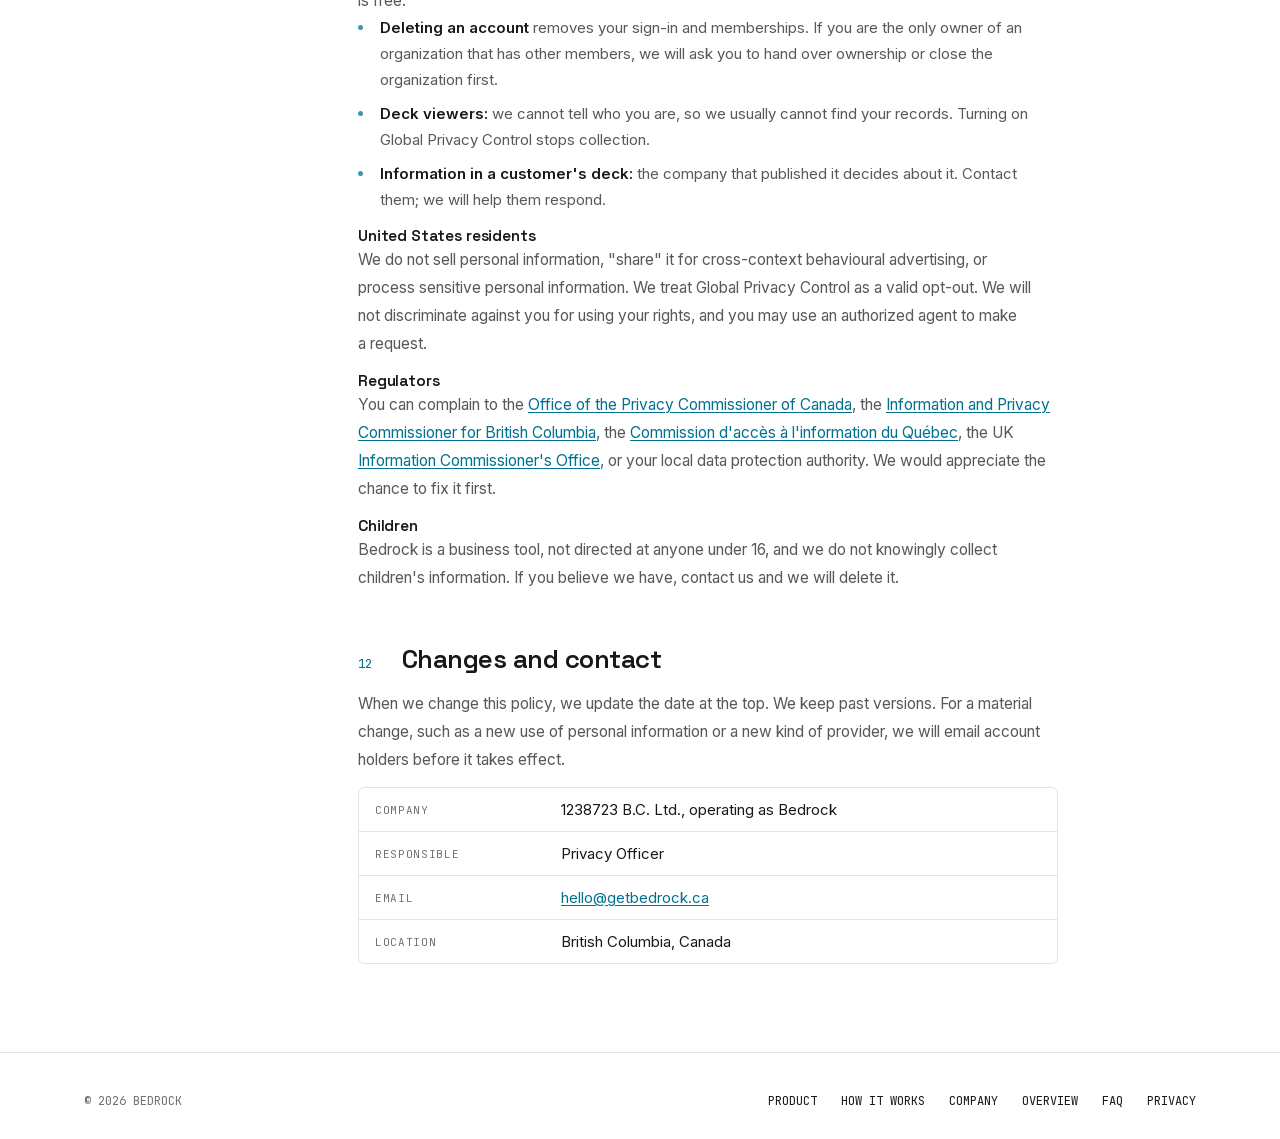
<file: privacy/index.html>
<!doctype html>
<html lang="en">
<head>
<meta charset="utf-8">
<meta name="viewport" content="width=device-width, initial-scale=1">
<title>Privacy policy — Bedrock</title>
<meta name="description" content="What Bedrock collects when you use the console or view a deck, who processes it, where it is stored, how long it is kept, and how to have it deleted.">
<link rel="canonical" href="https://getbedrock.ca/privacy/">
<meta property="og:title" content="Privacy policy — Bedrock">
<meta property="og:image" content="https://getbedrock.ca/img/og-williams.jpg">
<meta property="og:image:width" content="1200">
<meta property="og:image:height" content="630">
<meta name="twitter:card" content="summary_large_image">
<link rel="stylesheet" href="/assets/site-fonts.css">
<style>
/* Same tokens and chrome as /faq/, so the policy reads as part of the site. */
:root {
  --bg: #ffffff; --bg-2: #f5f5f7; --border: #e3e4e7;
  --ink: #16181a; --ink-dim: #55585d; --ink-mute: #6f7278;
  --accent: #33b6d8; --accent-ink: #06232a; --accent-deep: #00728f;
  --heading: 'Space Grotesk', system-ui, sans-serif; --mono: 'JetBrains Mono', ui-monospace, monospace;
  --body: 'Inter', system-ui, sans-serif;
  --leading: 28px; --edge: clamp(20px, 5vw, 72px); --nav-h: 81px;
}
* { box-sizing: border-box; }
html, body { overflow-x: clip; }
body { margin: 0; background: var(--bg); color: var(--ink); font-family: var(--body); text-wrap: pretty; }
a { color: var(--accent-deep); text-decoration: underline; text-underline-offset: 2px; text-decoration-thickness: 1px; }
a:hover { color: color-mix(in srgb, var(--accent-deep) 80%, black); }
.wrap { max-width: 1240px; margin: 0 auto; padding: 0 var(--edge); }
::selection { background: color-mix(in srgb, var(--accent) 35%, transparent); }
:focus-visible { outline: 2px solid var(--accent-deep); outline-offset: 2px; }

.nav { position: absolute; top: 0; left: 0; right: 0; z-index: 20;
  display: flex; align-items: center; justify-content: center; padding: 22px max(var(--edge), calc((100% - 1240px) / 2 + var(--edge)));
  border-bottom: 1px solid var(--border); }
.nav-links { display: flex; gap: 8px; align-items: center; }
.nav-links a { font-family: var(--mono); font-size: 12px; letter-spacing: 0.03em; color: var(--ink-dim); border: 1px solid var(--border);
  border-radius: 4px; padding: 9px 14px; white-space: nowrap; text-decoration: none; }
.nav-links a:hover { color: var(--ink); border-color: var(--ink-mute); }
@media (max-width: 760px) { .nav-links { gap: 5px; } .nav-links a { font-size: 11px; padding: 8px 10px; letter-spacing: 0.02em; } }

.mast { padding: calc(var(--nav-h) + 54px) 0 34px; border-bottom: 1px solid var(--border); }
.kicker { display: flex; align-items: center; gap: 9px; font-family: var(--mono); font-size: 12.5px; font-weight: 500; letter-spacing: 0.06em; margin: 0 0 18px; }
.kicker::before { content: ""; width: 6px; height: 6px; border-radius: 50%; background: var(--accent-deep); }
h1 { font-family: var(--heading); font-weight: 600; font-size: clamp(30px, 5vw, 46px); line-height: 1.1; letter-spacing: -0.03em; margin: 0 0 14px; text-wrap: balance; }
.stand { font-size: 16.5px; line-height: var(--leading); color: var(--ink-dim); margin: 0; max-width: 64ch; }
.dates { margin: 16px 0 0; font-family: var(--mono); font-size: 12px; color: var(--ink-mute); }

.shell { display: grid; gap: 40px; padding: 40px 0 72px; }
.shell > *, .doc, .doc section, .body { min-width: 0; }
@media (min-width: 960px) {
  .shell { grid-template-columns: 210px minmax(0, 1fr); gap: 64px; align-items: start; }
  .index { position: sticky; top: 22px; max-height: calc(100vh - 44px); overflow: auto; }
}
.index h2 { font-family: var(--mono); font-size: 10.5px; font-weight: 500; letter-spacing: 0.12em; text-transform: uppercase; color: var(--ink-mute); margin: 0 0 12px; }
.index ol { list-style: none; margin: 0; padding: 0; display: grid; gap: 1px; }
.index a { display: grid; grid-template-columns: 22px 1fr; gap: 8px; padding: 7px 8px; margin-left: -8px; border-radius: 4px;
  color: var(--ink-dim); font-size: 13.5px; line-height: 1.35; text-decoration: none; }
.index a:hover { background: var(--bg-2); color: var(--ink); }
.index .n { font-family: var(--mono); font-size: 11px; color: var(--ink-mute); }
@media (max-width: 959px) { .index ol { grid-template-columns: repeat(auto-fit, minmax(220px, 1fr)); } }

.doc { display: grid; gap: 52px; }
.doc section { scroll-margin-top: 24px; }
h2.q { font-family: var(--heading); font-weight: 600; font-size: clamp(21px, 2.7vw, 26px); line-height: 1.2; letter-spacing: -0.02em;
  margin: 0 0 15px; text-wrap: balance; display: grid; grid-template-columns: 34px 1fr; gap: 10px; align-items: baseline; }
h2.q .n { font-family: var(--mono); font-size: 13px; font-weight: 400; color: var(--accent-deep); }
h3 { font-family: var(--heading); font-weight: 600; font-size: 15.5px; letter-spacing: -0.01em; margin: 26px 0 0; color: var(--ink); }
.body { max-width: 70ch; }
.body > * + * { margin-top: 13px; }
.body p { margin: 0; font-size: 15.5px; line-height: var(--leading); color: var(--ink-dim); }
.body strong { color: var(--ink); font-weight: 600; }
code { font-family: var(--mono); font-size: 0.84em; background: var(--bg-2); border: 1px solid var(--border); padding: 1px 5px; border-radius: 4px; color: var(--ink-dim); }

ul.plain { margin: 0; padding: 0; list-style: none; display: grid; gap: 8px; }
ul.plain li { position: relative; padding-left: 22px; font-size: 15px; line-height: 26px; color: var(--ink-dim); }
ul.plain li::before { content: ""; position: absolute; left: 0; top: 10px; width: 5px; height: 5px; border-radius: 50%; background: var(--accent-deep); opacity: .75; }

.tablewrap { overflow-x: auto; border: 1px solid var(--border); border-radius: 6px; }
table { border-collapse: collapse; width: 100%; min-width: 620px; font-size: 13.5px; line-height: 1.5; }
th, td { text-align: left; padding: 11px 14px; vertical-align: top; border-bottom: 1px solid var(--border); color: var(--ink-dim); }
thead th { font-family: var(--mono); font-size: 10.5px; font-weight: 500; letter-spacing: 0.09em; text-transform: uppercase; color: var(--ink-mute); background: var(--bg-2); white-space: nowrap; }
tbody tr:last-child td { border-bottom: 0; }
td:first-child { color: var(--ink); font-weight: 600; }
td.mono { font-family: var(--mono); font-size: 12px; font-weight: 400; }

/* The at-a-glance box: the promises a reader actually wants, stated flatly. */
.glance { border: 1px solid var(--border); border-radius: 6px; overflow: hidden; }
.glance > .hd { padding: 12px 16px; border-bottom: 1px solid var(--border); background: var(--bg-2);
  font-family: var(--mono); font-size: 10.5px; letter-spacing: 0.09em; text-transform: uppercase; color: var(--ink-mute); }
.glance ul { margin: 0; padding: 0; list-style: none; display: grid; grid-template-columns: 1fr; }
@media (min-width: 640px) { .glance ul { grid-template-columns: 1fr 1fr; } .glance li:nth-child(odd) { border-right: 1px solid var(--border); } }
.glance li { padding: 13px 16px; border-bottom: 1px solid var(--border); font-size: 14px; line-height: 1.55; color: var(--ink-dim); }
.glance li b { display: block; color: var(--ink); font-family: var(--heading); font-weight: 600; font-size: 14.5px; margin-bottom: 2px; }

.note { border: 1px solid var(--border); background: var(--bg-2); border-radius: 6px; padding: 15px 17px; font-size: 14px; line-height: 1.6; color: var(--ink-dim); }
.note .t { font-family: var(--heading); font-weight: 600; font-size: 13.5px; color: var(--ink); display: block; margin-bottom: 5px; }

.contact { display: grid; gap: 0; border: 1px solid var(--border); border-radius: 6px; }
.contact div { display: grid; grid-template-columns: 1fr; gap: 2px; padding: 12px 16px; border-bottom: 1px solid var(--border); }
.contact div:last-child { border-bottom: 0; }
@media (min-width: 560px) { .contact div { grid-template-columns: 170px 1fr; gap: 16px; } }
.contact dt { font-family: var(--mono); font-size: 11px; letter-spacing: 0.06em; text-transform: uppercase; color: var(--ink-mute); padding-top: 3px; }
.contact dd { margin: 0; font-size: 15px; color: var(--ink); }

footer.site { padding: 40px 0 30px; border-top: 1px solid var(--border); font-family: var(--mono); font-size: 12px; color: var(--ink-mute); }
.foot-row { display: flex; justify-content: space-between; flex-wrap: wrap; gap: 14px; }
.foot-links { display: flex; gap: 24px; flex-wrap: wrap; }
.foot-links a { color: var(--ink); text-decoration: none; }
.foot-links a:hover { color: var(--accent-deep); }
@media print { .nav, .index, footer.site { display: none; } .shell { display: block; } .mast { padding-top: 0; } }
</style>
</head>
<body>

<nav class="nav" aria-label="Site">
  <div class="nav-links">
    <a href="/#product">PRODUCT</a>
    <a href="/#how-it-works">ASSET</a>
    <a href="/#company">COMPANY</a>
    <a href="/faq/">FAQ</a>
    <a href="/dashboard/" style="border:none">LOG IN</a>
  </div>
</nav>

<div class="wrap">
  <header class="mast">
    <span class="kicker">LEGAL</span>
    <h1>Privacy policy</h1>
    <p class="stand">What Bedrock collects when you use the console or view a deck, who
      handles it, where it is stored, how long it is kept, and how to have it deleted.</p>
    <p class="dates">Effective 15 September 2026 · Last updated 29 September 2026</p>
  </header>

  <div class="shell">
    <nav class="index" aria-label="Sections">
      <h2>Sections</h2>
      <ol>
        <li><a href="#glance"><span class="n">1</span><span>At a glance</span></a></li>
        <li><a href="#who"><span class="n">2</span><span>Who we are</span></a></li>
        <li><a href="#collect"><span class="n">3</span><span>What we collect</span></a></li>
        <li><a href="#viewers"><span class="n">4</span><span>People viewing a deck</span></a></li>
        <li><a href="#use"><span class="n">5</span><span>How we use it</span></a></li>
        <li><a href="#storage"><span class="n">6</span><span>Cookies and browser storage</span></a></li>
        <li><a href="#share"><span class="n">7</span><span>Who processes it</span></a></li>
        <li><a href="#where"><span class="n">8</span><span>Where it is stored</span></a></li>
        <li><a href="#retention"><span class="n">9</span><span>How long we keep it</span></a></li>
        <li><a href="#security"><span class="n">10</span><span>Security</span></a></li>
        <li><a href="#rights"><span class="n">11</span><span>Your rights</span></a></li>
        <li><a href="#contact"><span class="n">12</span><span>Changes and contact</span></a></li>
      </ol>
    </nav>

    <main class="doc">

      <section id="glance">
        <h2 class="q"><span class="n">1</span><span>At a glance</span></h2>
        <div class="body">
          <div class="glance">
            <div class="hd">The short version</div>
            <ul>
              <li><b>No advertising, no selling</b>We do not sell personal information, share it for advertising, or use your content to train AI models.</li>
              <li><b>No tracking cookies</b>Bedrock sets no cookies. Deck analytics use a random ID that lasts one browser tab.</li>
              <li><b>No IP addresses in our database</b>Viewer analytics never store an IP address or a full browser identifier.</li>
              <li><b>Do Not Track is respected</b>A browser sending Global Privacy Control or Do Not Track is not counted at all.</li>
              <li><b>Stored in Canada</b>Our database and file storage are in Supabase's Canada (Central) region.</li>
              <li><b>Your block model stays with you</b>It is read in your browser. Only the derived display files are uploaded.</li>
            </ul>
          </div>
        </div>
      </section>

      <section id="who">
        <h2 class="q"><span class="n">2</span><span>Who we are</span></h2>
        <div class="body">
          <p>
            Bedrock is operated by <strong>1238723 B.C. Ltd.</strong> ("Bedrock", "we", "us"), a
            company based in British Columbia, Canada. This policy covers getbedrock.ca, the
            Bedrock console, the Bedrock deck viewer, and decks embedded on other websites.
          </p>
          <p>We play two different roles, and which one applies changes who you should talk to:</p>
          <ul class="plain">
            <li><strong>We are responsible</strong> (a "controller" under the GDPR) for account
              information, demo requests, correspondence and error reports.</li>
            <li><strong>We act on a customer's behalf</strong> (a "processor" or "service
              provider") for the content a customer uploads and for the engagement analytics
              collected when people view that customer's decks. The customer, usually a mining
              company, decides what is published and to whom, and is responsible for that
              information. We use it only to provide Bedrock to them.</li>
          </ul>
          <p>
            We have designated a Privacy Officer who is accountable for our compliance with this
            policy and with applicable privacy law. Contact details are in
            <a href="#contact">section 12</a>.
          </p>
        </div>
      </section>

      <section id="collect">
        <h2 class="q"><span class="n">3</span><span>What we collect</span></h2>
        <div class="body">
          <h3>If you have a Bedrock account</h3>
          <ul class="plain">
            <li><strong>Your email address.</strong> We sign you in by emailing a one-time link.
              There are no passwords.</li>
            <li><strong>Your organization and role</strong> (owner, admin, member or client), and
              when you joined.</li>
            <li><strong>Invitations:</strong> the invitee's email address, the role offered, who
              sent it, and when it expires or was accepted.</li>
            <li><strong>Sign-in records</strong> kept by our authentication provider: when you
              signed in and the session tokens that keep you signed in.</li>
            <li><strong>Authorship:</strong> which account created a project, dataset, deck or
              share link.</li>
          </ul>

          <h3>Content customers upload</h3>
          <p>
            Project details (name, commodity, location, stage), logos, slide text, camera
            positions and map annotations, and geological data files: drill collars, surveys and
            assays, geochemistry, geophysics grids, topography, surfaces and claim boundaries. We
            store the original files you upload so they can be audited, along with the display
            files derived from them.
          </p>
          <p>
            <strong>Block models are the exception.</strong> The console reads a block model
            inside your browser and uploads only the derived display files. The source file never
            reaches us.
          </p>
          <p>
            This content is mostly technical rather than personal. It can include personal
            information, such as a geologist's name in a data file, and we protect it the same way
            either way.
          </p>

          <h3>Error reports</h3>
          <p>
            If a deck fails to load, the viewer sends a short report so we can fix it: the error
            message and where it happened, your browser's user-agent string, screen size and pixel
            density, whether 3D graphics are available, whether you were online, approximate device
            memory, the page address without its query string, and the viewer build. No IP address
            or identifier is stored with it, and it is sent only when something breaks.
          </p>

          <h3>Demo requests and correspondence</h3>
          <p>
            The demo form on our home page composes an email in your own mail program. Nothing is
            sent to us unless you send that email. If you do, we receive what you wrote (typically
            your name, email, company and project description) and keep it in our email inbox.
          </p>

          <h3>Collected by our hosting providers</h3>
          <p>
            Like any website, the servers that deliver Bedrock see your IP address, browser
            user-agent, the address requested and the time. Our hosting and database providers
            process this in their own logs for security and to keep the service running, for a
            limited period set by them. We do not combine these logs with deck analytics or use
            them to identify viewers.
          </p>
        </div>
      </section>

      <section id="viewers">
        <h2 class="q"><span class="n">4</span><span>People viewing a deck</span></h2>
        <div class="body">
          <p>
            When you open a deck through a share link or on a company's website, the viewer
            reports how the deck was used to the company that published it. It is built to
            describe the <em>visit</em>, not the <em>person</em>.
          </p>
          <p>
            Where we issue a share link to one organisation &mdash; for example a link sent with an
            introduction &mdash; visits through that link are attributed to that organisation, so the
            sender can see whether the deck was opened and how much of it was read. What is recorded
            is still only what the table below lists: no name, no email, no IP address.
          </p>
          <p>
            <strong>Email we send.</strong> A message we send you carries a small image hosted on our
            servers. When your mail program displays it we learn that the message was displayed, when,
            and which mail client or proxy fetched it. We do not learn your IP address or your
            location. Many mail systems fetch that image automatically &mdash; on delivery, or for
            every message regardless of whether it is read &mdash; so we treat the signal as weak and
            it is not used to make any decision about you. Turning off remote images in your mail
            program, or sending Global Privacy Control or Do Not Track, means nothing is recorded.
          </p>
          <div class="tablewrap">
            <table>
              <thead><tr><th scope="col">We record</th><th scope="col">We do not record</th></tr></thead>
              <tbody>
                <tr>
                  <td style="font-weight:400">
                    A random session ID that lasts one browser tab<br>
                    When the visit started and was last active<br>
                    Time the deck was visible on screen<br>
                    Which slides you saw, and time on each<br>
                    Whether you finished, and which controls you used<br>
                    Whether the deck was embedded in another site<br>
                    The referring website and page, without its query string<br>
                    Device type (desktop, tablet, mobile) and browser family<br>
                    At most, your country
                  </td>
                  <td style="font-weight:400">
                    Your IP address<br>
                    Your full user-agent string<br>
                    Cookies or cross-site identifiers<br>
                    Your name or email, unless the deck asks for them (below)<br>
                    Anything linking two visits together, beyond the share link each was opened with<br>
                    Anything you do after closing the deck<br>
                    Query strings, where tracking parameters live
                  </td>
                </tr>
              </tbody>
            </table>
          </div>
          <h3>When a deck asks who you are</h3>
          <p>
            A company can choose to put a short form in front of its deck. When it
            does, you are asked for <strong>your name and email address</strong>, and
            the deck says so before you open it. You can decline: every gated deck
            carries a <strong>continue without</strong> link, and the deck opens
            either way.
          </p>
          <p>
            What you enter goes to the company that published the deck, not to us —
            we hold it on their behalf so they can see who asked to look and follow
            up. They can export it and delete it. We keep it for
            <strong>24 months</strong>, and we do not use it for our own marketing or
            pass it to anyone else. If you want your details removed, ask the company
            that sent you the deck, or email us and we will pass it on.
          </p>
          <p>
            <strong>Opting out.</strong> If your browser sends
            <a href="https://globalprivacycontrol.org/" rel="noopener">Global Privacy Control</a>
            or Do Not Track, the viewer sends no analytics, and our servers discard any that
            arrive. The deck works exactly the same.
          </p>
          <p>
            <strong>Map services.</strong> To draw terrain and imagery, and to load the software
            that renders it, your browser requests files directly from Esri, OpenStreetMap and the
            jsDelivr content network. As with any web request, they receive your IP address. We
            send them no information about you or the deck.
          </p>
          <div class="note">
            <span class="t">If you publish decks on your own website</span>
            Your site's visitors are viewing a service you chose to embed. We recommend your own
            privacy notice mention Bedrock deck analytics and link to this section.
          </div>
        </div>
      </section>

      <section id="use">
        <h2 class="q"><span class="n">5</span><span>How we use it</span></h2>
        <div class="body">
          <p>Where the GDPR or UK GDPR applies, the legal basis for each use is shown.</p>
          <div class="tablewrap">
            <table>
              <thead><tr><th scope="col">Purpose</th><th scope="col">Information</th><th scope="col">Legal basis</th></tr></thead>
              <tbody>
                <tr><td>Signing you in and running your workspace</td><td>Account, organization, invitations</td><td>Performing our contract with you or your organization</td></tr>
                <tr><td>Storing, rendering and sharing decks</td><td>Customer content, share links</td><td>Performing our contract with the customer</td></tr>
                <tr><td>Engagement reporting for the deck's publisher</td><td>Viewer analytics (section 4)</td><td>The publisher's legitimate interest in knowing how its deck is used, limited to non-identifying data</td></tr>
                <tr><td>Fixing failures and keeping Bedrock secure</td><td>Error reports, provider logs</td><td>Our legitimate interest in a working, secure service</td></tr>
                <tr><td>Answering demo requests and messages</td><td>What you send us</td><td>Steps you asked for before a contract; our legitimate interest in replying</td></tr>
                <tr><td>Service and security notices</td><td>Email address</td><td>Performing our contract</td></tr>
                <tr><td>Meeting legal obligations</td><td>Any of the above, only as required</td><td>Legal obligation</td></tr>
              </tbody>
            </table>
          </div>
          <p>
            We use personal information only for these purposes, or for a purpose you consent to.
            We send business-to-business email to people whose work address is published for that
            purpose, and we stop on request &mdash; tell us and you will not hear from us again. We do
            not make automated decisions that have legal or similarly significant effects on anyone,
            and we do not build profiles of individual viewers. Engagement with a deck is
            attributed to the organisation a share link was issued to. Email we send carries a
            small image that tells us the message was displayed; because that message was
            addressed to one person, that single signal is attributable to them. We record the
            time and the mail client or proxy that fetched it &mdash; never your IP address, your
            location, or anything you do afterwards.
          </p>
        </div>
      </section>

      <section id="storage">
        <h2 class="q"><span class="n">6</span><span>Cookies and browser storage</span></h2>
        <div class="body">
          <p>
            <strong>Bedrock sets no cookies</strong>, and uses no advertising or third-party
            analytics scripts. We use your browser's own storage only for things the service needs
            to work:
          </p>
          <div class="tablewrap">
            <table>
              <thead><tr><th scope="col">What</th><th scope="col">Where</th><th scope="col">Lasts</th></tr></thead>
              <tbody>
                <tr><td>Console sign-in session</td><td>Local storage, console only</td><td>Until you sign out</td></tr>
                <tr><td>Console layout preferences</td><td>Local storage</td><td>Until cleared</td></tr>
                <tr><td>Slide thumbnails</td><td>Session storage, console</td><td>Until the tab closes</td></tr>
                <tr><td>Deck analytics session ID</td><td>Session storage, viewer</td><td>Until the tab closes</td></tr>
                <tr><td>Graphics recovery counter</td><td>Session storage, viewer</td><td>Until the tab closes</td></tr>
                <tr><td>Map shapes and camera positions saved while presenting or editing</td><td>Local storage, viewer</td><td>Until cleared; never sent to us</td></tr>
                <tr><td>Offline copy of the viewer's own files</td><td>Service worker cache</td><td>Until replaced or cleared; excludes your data and account</td></tr>
              </tbody>
            </table>
          </div>
          <p>Clearing your browser's site data removes all of it.</p>
        </div>
      </section>

      <section id="share">
        <h2 class="q"><span class="n">7</span><span>Who processes it</span></h2>
        <div class="body">
          <p>
            We use these service providers. Each receives only what its job needs and is bound by
            contract to protect it and use it only on our instructions.
          </p>
          <div class="tablewrap">
            <table>
              <thead><tr><th scope="col">Provider</th><th scope="col">What it does</th><th scope="col">Data it handles</th><th scope="col">Location</th></tr></thead>
              <tbody>
                <tr><td>Supabase, Inc.</td><td>Database, sign-in, file storage, server functions</td><td>All account, content, analytics and error data</td><td>Canada (Central) region</td></tr>
                <tr><td>Vercel, Inc.</td><td>Hosts and delivers the website, console and viewer</td><td>Request logs (IP address, browser, page)</td><td>Global network; USA</td></tr>
                <tr><td>Postmark (ActiveCampaign, LLC)</td><td>Sends sign-in links and invitations</td><td>Recipient email, message content</td><td>USA</td></tr>
                <tr><td>Our email provider</td><td>Receives demo requests and correspondence</td><td>What you send us</td><td>USA</td></tr>
                <tr><td>Esri; OpenStreetMap Foundation; jsDelivr</td><td>Map imagery, terrain and rendering software, loaded by your browser</td><td>IP address and the request (section 4)</td><td>USA; UK; global network</td></tr>
                <tr><td>Government mineral-title registers (BC, Saskatchewan, Yukon)</td><td>Neighbouring claim boundaries, looked up by our server</td><td>Map coordinates only; no personal information</td><td>Canada</td></tr>
              </tbody>
            </table>
          </div>
          <p>We may also disclose information:</p>
          <ul class="plain">
            <li><strong>Within your organization.</strong> Members see the organization's content;
              owners and admins also see members' and invitees' email addresses.</li>
            <li><strong>To anyone holding a share link.</strong> A deck opened through a live link
              shows what its publisher chose to include.</li>
            <li><strong>When the law requires it</strong>, such as a valid court order, or to
              protect the rights, property or safety of people or of Bedrock.</li>
            <li><strong>In a business transfer</strong>, such as a merger or sale, to a successor
              bound by this policy. We will tell account holders before their information falls
              under a different policy.</li>
          </ul>
        </div>
      </section>

      <section id="where">
        <h2 class="q"><span class="n">8</span><span>Where it is stored</span></h2>
        <div class="body">
          <p>
            Our database and file storage are in <strong>Canada</strong> (Supabase, Canada Central
            region). Some providers in section 7 process information in the United States and
            elsewhere, where it may be accessible to courts and authorities under local law.
          </p>
          <p>
            Where information about people in the European Economic Area, the United Kingdom or
            Switzerland is transferred to a country without an adequacy decision, we rely on the
            European Commission's Standard Contractual Clauses (and the UK Addendum) in our
            providers' data processing terms. Canada has an adequacy decision from the European
            Commission. For Quebec residents, we assess whether information transferred outside
            Quebec receives adequate protection before transferring it.
          </p>
        </div>
      </section>

      <section id="retention">
        <h2 class="q"><span class="n">9</span><span>How long we keep it</span></h2>
        <div class="body">
          <div class="tablewrap">
            <table>
              <thead><tr><th scope="col">Information</th><th scope="col">Kept for</th></tr></thead>
              <tbody>
                <tr><td>Account and membership</td><td>While the account is active; deleted within 30 days of a verified deletion request</td></tr>
                <tr><td>Customer content</td><td>Until the customer deletes it or closes its organization. Removing a dataset deletes its files immediately.</td></tr>
                <tr><td>Deck viewer analytics</td><td>13 months, then deleted automatically; sooner if the deck is deleted</td></tr>
                <tr><td>Name and email given to a gated deck</td><td>24 months, then deleted automatically; or when the company deletes it</td></tr>
                <tr><td>Error reports</td><td>90 days, then deleted automatically</td></tr>
                <tr><td>Invitations never accepted</td><td>Deleted automatically 30 days after they expire (they expire after 30 days)</td></tr>
                <tr><td>Demo requests and correspondence</td><td>Up to 24 months after our last exchange, unless you become a customer</td></tr>
                <tr><td>Sign-in and invitation emails</td><td>Kept by Postmark for up to 45 days</td></tr>
                <tr><td>Database backups</td><td>Up to 7 days, so deleted data leaves backups within a week</td></tr>
              </tbody>
            </table>
          </div>
          <p>We may keep information longer only where the law requires it, or while needed to
            resolve a dispute, and only for that purpose.</p>
        </div>
      </section>

      <section id="security">
        <h2 class="q"><span class="n">10</span><span>Security</span></h2>
        <div class="body">
          <ul class="plain">
            <li><strong>Organizations are walled off in the database</strong> with row-level
              security, not only in the app. Tests check that one organization cannot read
              another's data.</li>
            <li><strong>Files are private.</strong> A deck receives signed links that expire within
              an hour, issued only after its share link is checked.</li>
            <li><strong>Share links</strong> carry 192 bits of randomness, and can have a passcode
              and an expiry date. Revoking a link takes effect immediately.</li>
            <li><strong>No passwords</strong> to steal or reuse: sign-in is by one-time email link.</li>
            <li><strong>Encrypted</strong> in transit (HTTPS) and at rest by our providers.</li>
            <li><strong>Least privilege.</strong> The client role can edit slides but cannot delete
              data or files. Full database access is limited to a few server functions and our operators.</li>
          </ul>
          <p>
            No system is perfectly secure. If a breach of security safeguards creates a real risk
            of significant harm, we will notify affected people and the relevant regulators, such as
            the Office of the Privacy Commissioner of Canada and, where the GDPR applies, the
            supervisory authority within 72 hours, as the law requires. We keep a record of every
            such breach.
          </p>
        </div>
      </section>

      <section id="rights">
        <h2 class="q"><span class="n">11</span><span>Your rights</span></h2>
        <div class="body">
          <p>Depending on where you live, you have the right to:</p>
          <ul class="plain">
            <li><strong>Access</strong> the personal information we hold about you, and learn how it is used and who it has been disclosed to</li>
            <li><strong>Correct</strong> it if it is inaccurate or incomplete</li>
            <li><strong>Delete</strong> it, or have it de-indexed</li>
            <li><strong>Receive a copy</strong> in a portable, structured format</li>
            <li><strong>Object to</strong> or <strong>restrict</strong> how we use it</li>
            <li><strong>Withdraw consent</strong> where we rely on it, without affecting past use</li>
            <li><strong>Complain</strong> to a privacy regulator</li>
          </ul>
          <p>
            To use any of these rights, email <a href="mailto:hello@getbedrock.ca?subject=Privacy%20request">hello@getbedrock.ca</a>.
            We will confirm the request comes from the right person, usually by replying to the
            email address on the account, and respond within 30 days. It is free.
          </p>
          <ul class="plain">
            <li><strong>Deleting an account</strong> removes your sign-in and memberships. If you
              are the only owner of an organization that has other members, we will ask you to hand
              over ownership or close the organization first.</li>
            <li><strong>Deck viewers:</strong> we cannot tell who you are, so we usually cannot find
              your records. Turning on Global Privacy Control stops collection.</li>
            <li><strong>Information in a customer's deck:</strong> the company that published it
              decides about it. Contact them; we will help them respond.</li>
          </ul>

          <h3>United States residents</h3>
          <p>
            We do not sell personal information, "share" it for cross-context behavioural
            advertising, or process sensitive personal information. We treat Global Privacy
            Control as a valid opt-out. We will not discriminate against you for using your rights,
            and you may use an authorized agent to make a request.
          </p>

          <h3>Regulators</h3>
          <p>
            You can complain to the
            <a href="https://www.priv.gc.ca/" rel="noopener">Office of the Privacy Commissioner of Canada</a>,
            the <a href="https://www.oipc.bc.ca/" rel="noopener">Information and Privacy Commissioner for British Columbia</a>,
            the <a href="https://www.cai.gouv.qc.ca/" rel="noopener">Commission d'accès à l'information du Québec</a>,
            the UK <a href="https://ico.org.uk/" rel="noopener">Information Commissioner's Office</a>,
            or your local data protection authority. We would appreciate the chance to fix it first.
          </p>

          <h3>Children</h3>
          <p>
            Bedrock is a business tool, not directed at anyone under 16, and we do not knowingly
            collect children's information. If you believe we have, contact us and we will delete it.
          </p>
        </div>
      </section>

      <section id="contact">
        <h2 class="q"><span class="n">12</span><span>Changes and contact</span></h2>
        <div class="body">
          <p>
            When we change this policy, we update the date at the top. We keep past versions.
            For a material change, such as a new use of personal information or a new kind of
            provider, we will email account holders before it takes effect.
          </p>
          <dl class="contact">
            <div><dt>Company</dt><dd>1238723 B.C. Ltd., operating as Bedrock</dd></div>
            <div><dt>Responsible</dt><dd>Privacy Officer</dd></div>
            <div><dt>Email</dt><dd><a href="mailto:hello@getbedrock.ca?subject=Privacy">hello@getbedrock.ca</a></dd></div>
            <div><dt>Location</dt><dd>British Columbia, Canada</dd></div>
          </dl>
        </div>
      </section>

    </main>
  </div>
</div>

<footer class="site">
  <div class="wrap">
    <div class="foot-row">
      <span>&copy; 2026 BEDROCK</span>
      <div class="foot-links">
        <a href="/#product">PRODUCT</a>
        <a href="/#how-it-works">HOW IT WORKS</a>
        <a href="/#company">COMPANY</a>
        <a href="/sell-sheet/">OVERVIEW</a>
        <a href="/faq/">FAQ</a>
        <a href="/privacy/" aria-current="page">PRIVACY</a>
      </div>
    </div>
  </div>
</footer>

</body>
</html>
</file>
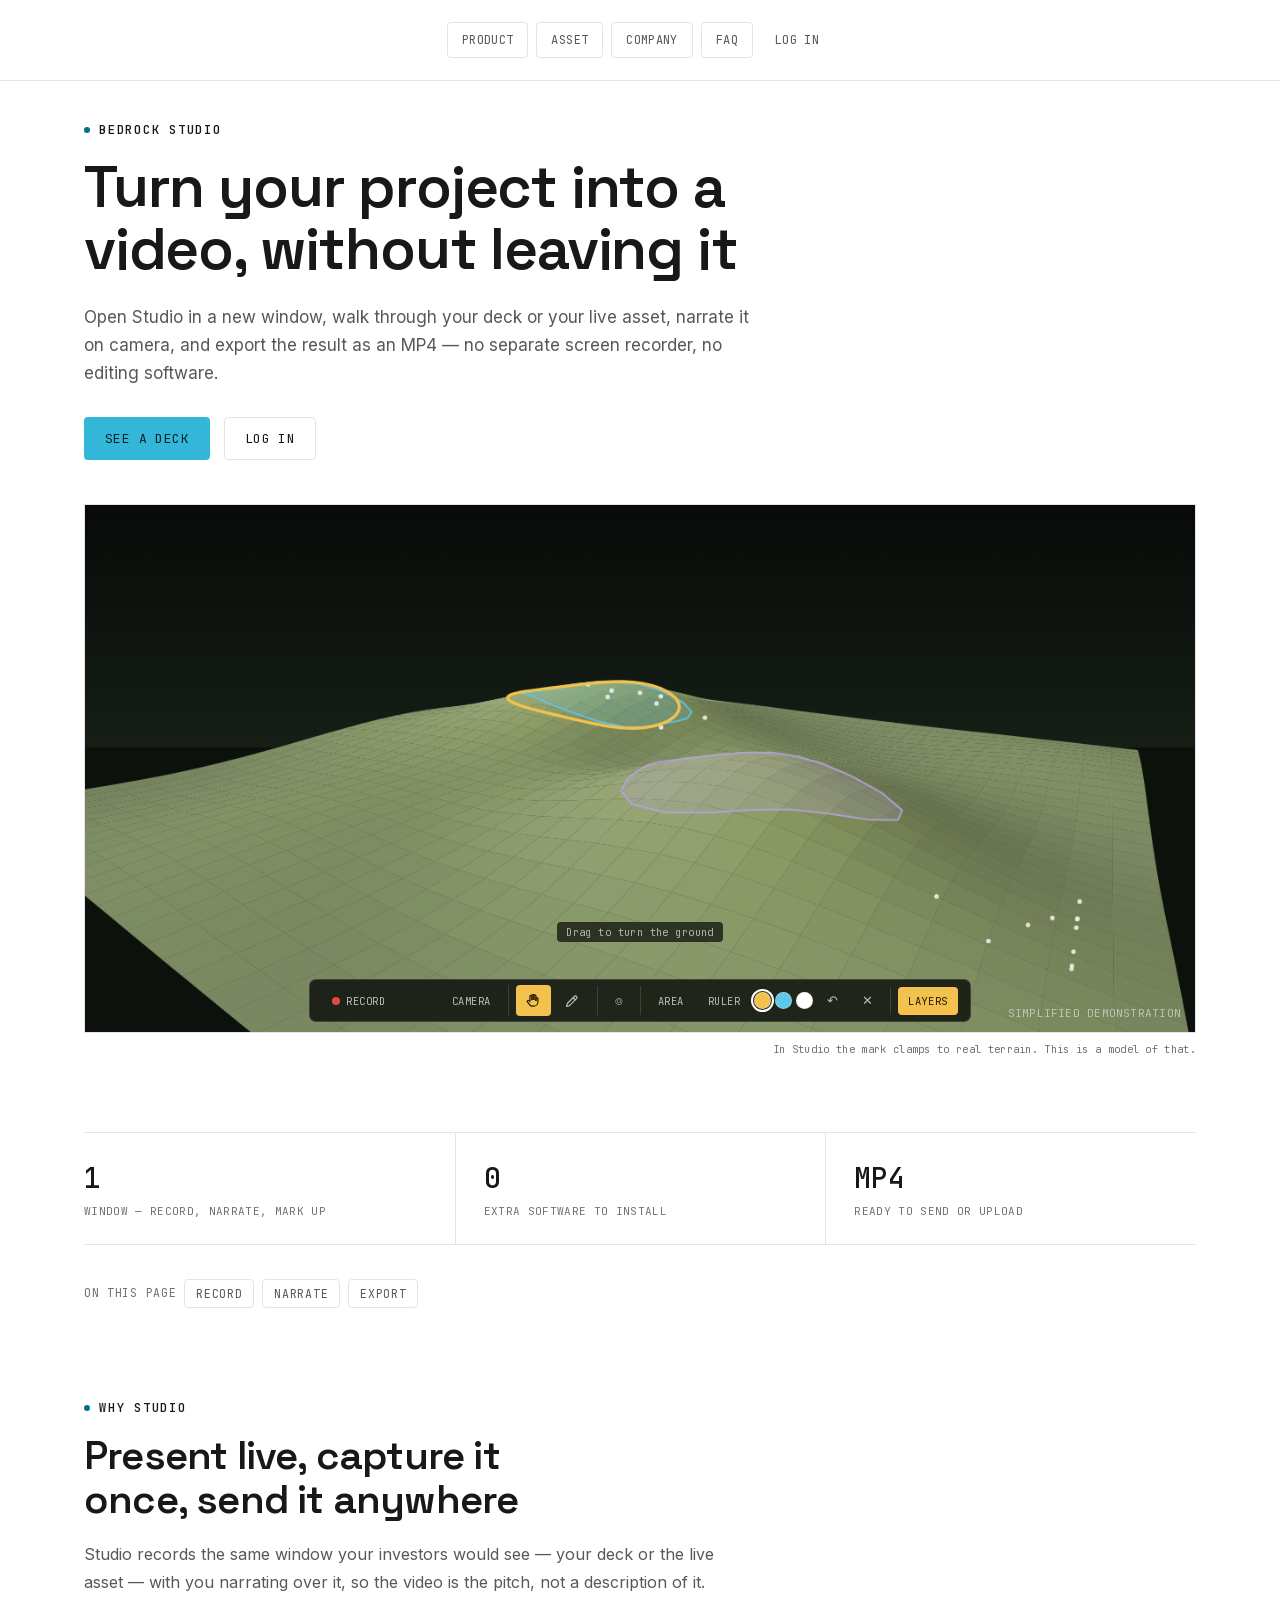
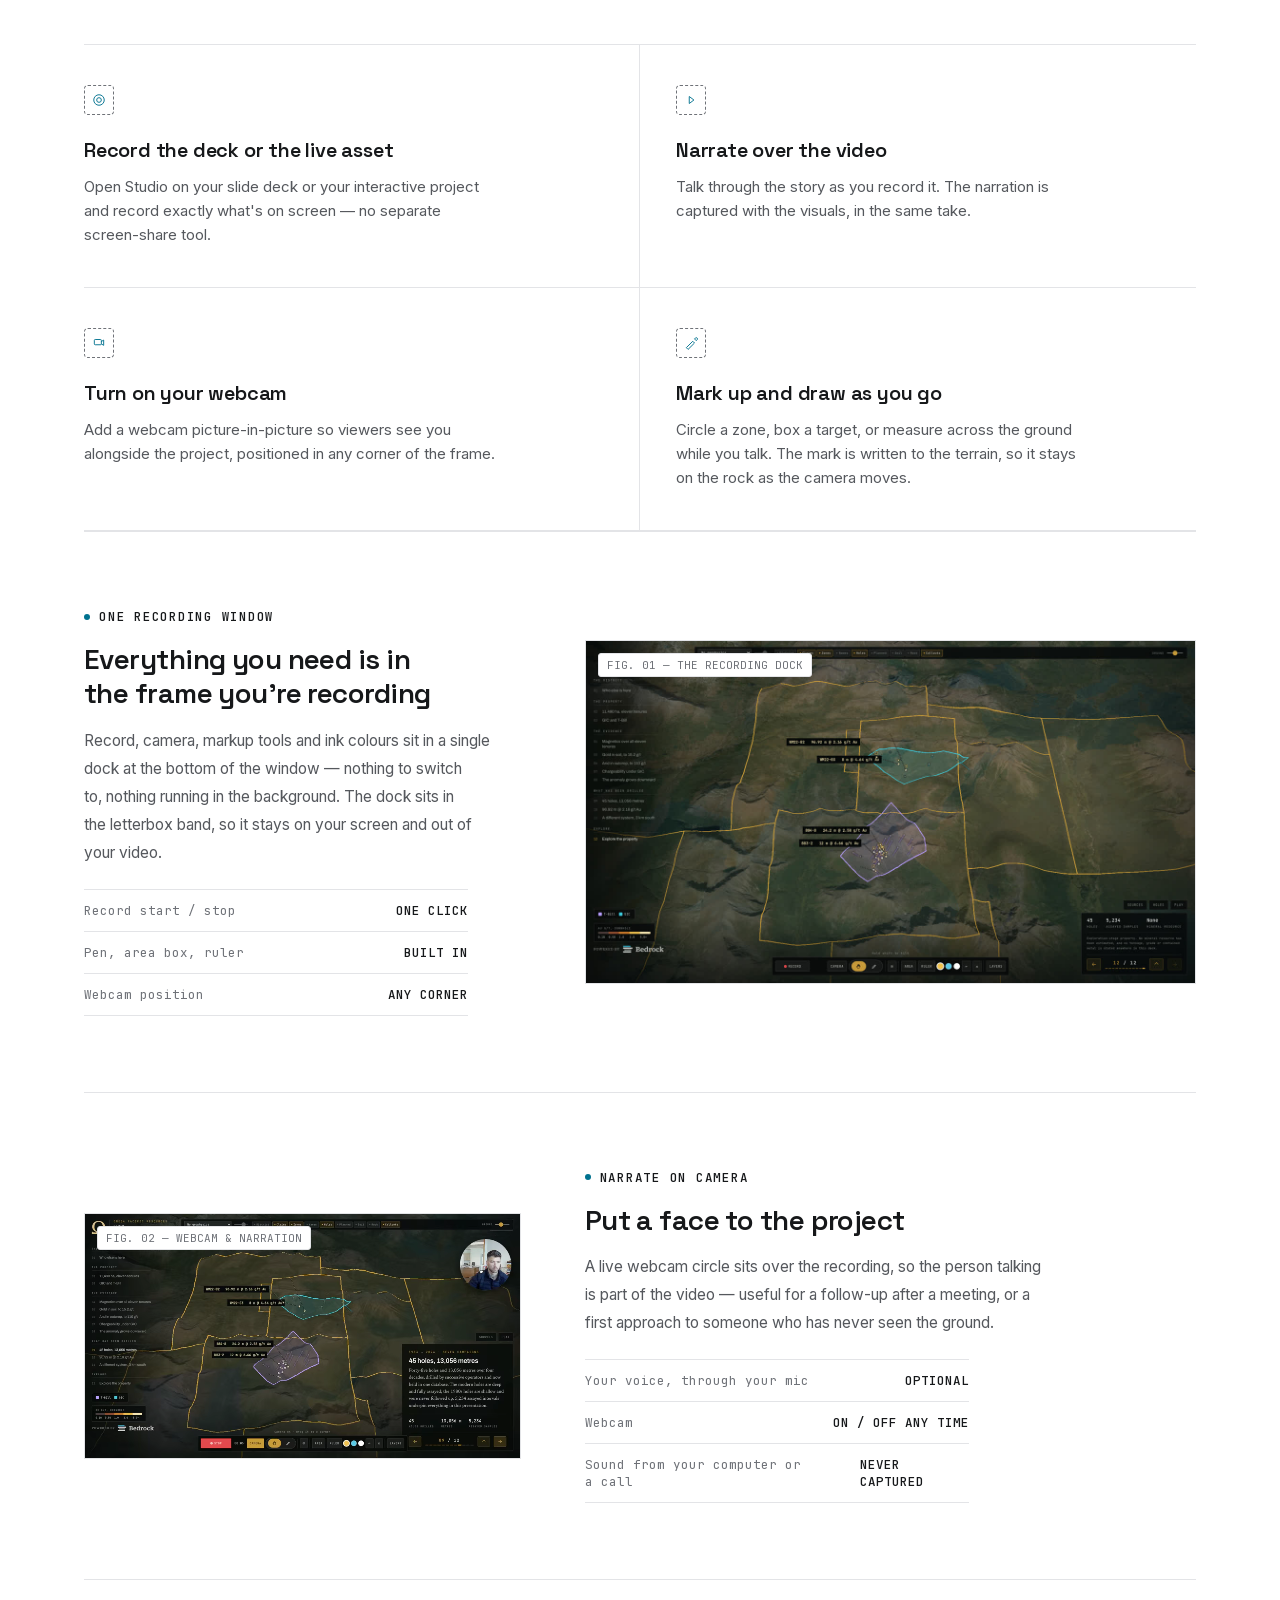
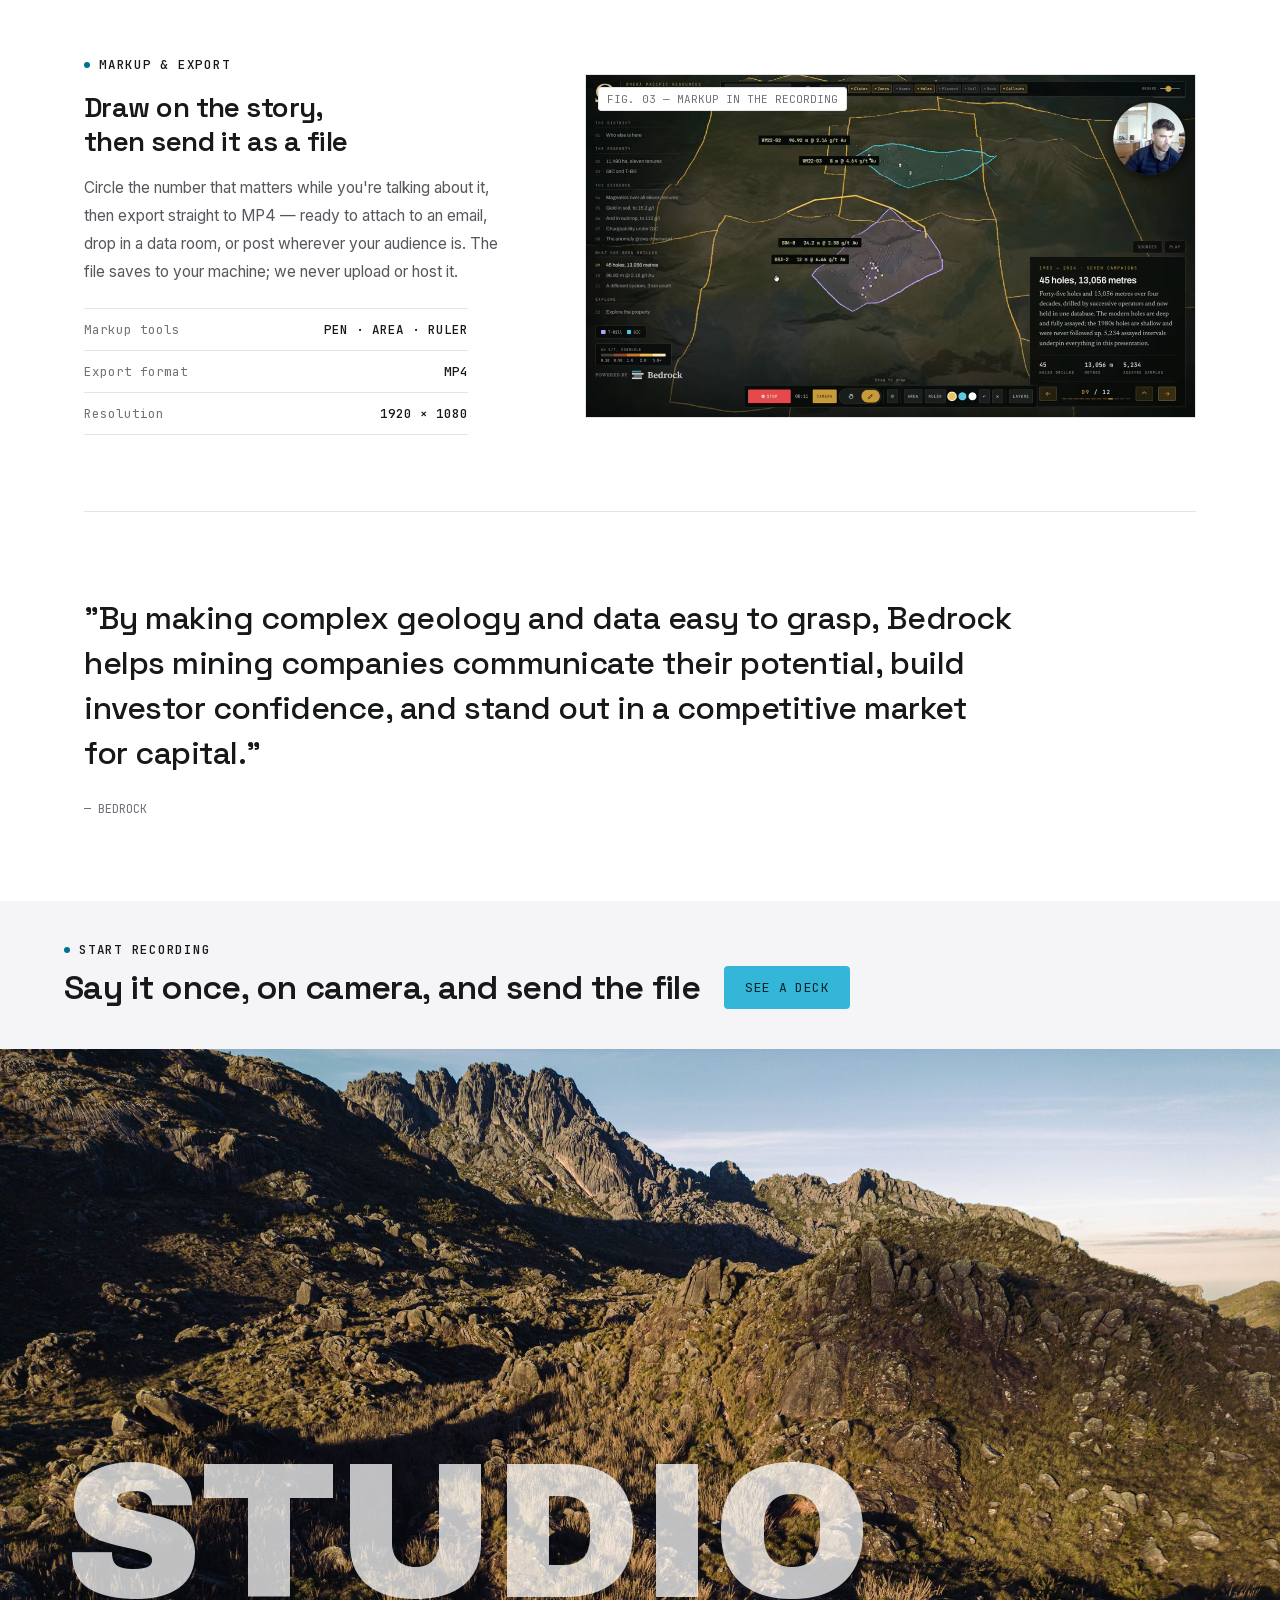
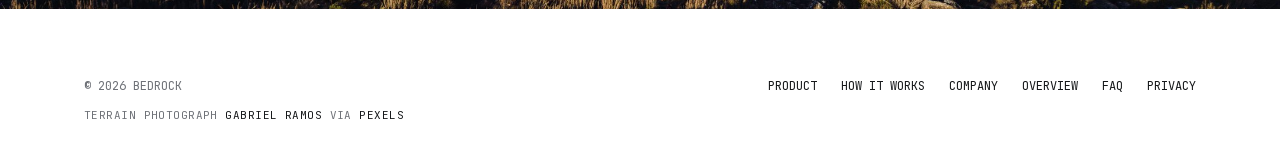
<file: studio/index.html>
<!doctype html>
<html lang="en">
<head>
<meta charset="utf-8">
<meta name="viewport" content="width=device-width, initial-scale=1">
<title>Studio — Bedrock</title>
<meta name="description" content="Studio opens your deck in its own window to present it: narrate on camera, draw on the ground, measure across it, and export the walkthrough as an MP4 you keep.">
<link rel="canonical" href="https://getbedrock.ca/studio/">
<meta property="og:title" content="Studio — Bedrock">
<meta property="og:image" content="https://getbedrock.ca/img/og-williams.jpg">
<meta property="og:image:width" content="1200">
<meta property="og:image:height" content="630">
<meta name="twitter:card" content="summary_large_image">
<link rel="stylesheet" href="/assets/site-fonts.css">
<style>
/* The site's own tokens and chrome, lifted verbatim from the home page so this
   reads as the same site rather than as a document that happens to live on it.
   The Studio design was drawn against a warmer ramp and a single accent; the
   layout, copy and figures below are that design, re-tokenised onto the palette
   the other four pages already use. */
:root {
  --bg: #ffffff; --bg-2: #f5f5f7; --border: #e3e4e7;
  --ink: #16181a; --ink-dim: #55585d; --ink-mute: #6f7278;
  /* Two accents, because one cannot do both jobs on white. The brand cyan
     is 2.2:1 here — fine as a button fill under --accent-ink, and fine as
     a link on the dark footer, but it cannot carry text on the page. Any
     accent that has to be read as ink uses the deep teal instead. */
  --accent: #33b6d8; --accent-ink: #06232a; --accent-deep: #00728f;
  --heading: 'Space Grotesk', sans-serif; --mono: 'JetBrains Mono', monospace; --body: 'Inter', sans-serif; --wordmark: 'Archivo Black', sans-serif;
  --leading: 28px; --half: 14px; --edge: clamp(20px, 5vw, 72px); --nav-h: 81px;
}

* { box-sizing: border-box; }
html, body { overflow-x: clip; }
body { margin: 0; background: var(--bg); color: var(--ink); font-family: var(--body); text-wrap: pretty; }
a { color: var(--accent-deep); text-decoration: none; }
a:hover { color: color-mix(in srgb, var(--accent-deep) 80%, black); }
.wrap { max-width: 1240px; margin: 0 auto; padding: 0 var(--edge); }
::selection { background: color-mix(in srgb, var(--accent) 35%, transparent); }
:focus-visible { outline: 2px solid var(--accent-deep); outline-offset: 2px; }
.nav { position: absolute; top: 0; left: 0; right: 0; z-index: 20;
  display: flex; align-items: center; justify-content: center; padding: 22px max(var(--edge), calc((100% - 1240px) / 2 + var(--edge)));
  border-bottom: 1px solid var(--border); }
.nav-links { display: flex; gap: 8px; align-items: center; }
.nav-links a { font-family: var(--mono); font-size: 12px; letter-spacing: 0.03em; color: var(--ink-dim); border: 1px solid var(--border); border-radius: 4px; padding: 9px 14px; white-space: nowrap; }
.nav-links a:hover { color: var(--ink); border-color: var(--ink-mute); }
.kicker { display: flex; align-items: center; gap: 9px; font-family: var(--mono); font-size: 12.5px; font-weight: 500; letter-spacing: 0.06em;
  color: var(--ink); margin: 0 0 18px; }
.kicker::before { content: ""; width: 6px; height: 6px; border-radius: 50%; background: var(--accent-deep); }
.btn { font-family: var(--mono); font-size: 13px; letter-spacing: 0.03em; border-radius: 4px; padding: 12px 20px; cursor: pointer; white-space: nowrap; border: 1px solid transparent; display: inline-block; }
.btn-primary { background: var(--accent); color: var(--accent-ink); }
.btn-primary:hover { background: color-mix(in srgb, var(--accent) 85%, white); color: var(--accent-ink); }
.btn-ghost { background: transparent; color: var(--ink); border-color: var(--border); }
.btn-ghost:hover { border-color: var(--ink-mute); color: var(--ink); }
@media (max-width: 760px) {
  .nav-links { gap: 5px; }
  .nav-links a { font-size: 11px; padding: 8px 10px; letter-spacing: 0.02em; }
}
footer { position: relative; z-index: 1; background: #fff;
  padding: calc(3.34vw + 26px) 0 30px;
  font-family: var(--mono); font-size: 12px; color: var(--ink-mute); }
.foot-row { display: flex; justify-content: space-between; flex-wrap: wrap; gap: 14px; }
.foot-links { display: flex; gap: 24px; }
.foot-links a { color: var(--ink); }
.foot-links a:hover { color: var(--accent-deep); }

/* ---- the Studio page ---------------------------------------------------- */
.hero { padding: calc(var(--nav-h) + 40px) 0 76px; }
.display { font-family: var(--heading); font-weight: 600; font-size: clamp(38px, 4.6vw, 60px); line-height: 1.06; letter-spacing: -0.02em; margin: 0; max-width: 18ch; text-wrap: balance; }
.hero .sub { font-size: 17px; line-height: var(--leading); color: var(--ink-dim); max-width: 62ch; margin: 22px 0 0; }
.hero .row { display: flex; gap: 14px; flex-wrap: wrap; margin-top: 30px; }
.hero-figure { position: relative; margin: 44px 0 0; aspect-ratio: 21/10; border: 1px solid var(--border); background: var(--bg-2); }
.coord { position: absolute; font-family: var(--mono); font-size: 11px; color: rgba(232,236,230,.62); letter-spacing: 0.02em; z-index: 2; pointer-events: none; }
.coord.n { top: 12px; left: 14px; } .coord.s { bottom: 12px; right: 14px; }

/* ---- the hero demonstration ----------------------------------------------
   The page's whole claim is that a mark is written to the ground rather than
   to the screen. A still cannot show that and a loop only half-shows it, so
   here you do it yourself: drag, and the mark stays where you put it.
   A heightfield rather than a flat plane, because draping over relief is the
   part that makes the point. No library — it is a projection and two loops. */
.hero-figure { background: #10140f; cursor: grab; touch-action: none; }
.hero-figure.drawing { cursor: crosshair; }
.hero-figure.dragging { cursor: grabbing; }
#terrain { display: block; width: 100%; height: 100%; }
/* The dock, mirroring the real presenter bar: one row, grouped, sitting on the
   picture. It scrolls inside itself on a narrow window rather than widening the
   figure, which is what the real one does too. */
.dock { position: absolute; left: 0; right: 0; bottom: 10px; z-index: 3;
  display: flex; flex-direction: column; align-items: center; gap: 7px; }
.dock .row { display: flex; align-items: center; gap: 0;
  background: rgba(10,13,10,.82); border: 1px solid rgba(232,236,230,.16);
  border-radius: 7px; padding: 5px; max-width: calc(100% - 24px);
  overflow-x: auto; scrollbar-width: none; }
.dock .row::-webkit-scrollbar { display: none; }
.dock .grp { display: flex; align-items: center; gap: 4px; padding: 0 7px; }
.dock .grp + .grp { border-left: 1px solid rgba(232,236,230,.14); }
.dock button { font-family: var(--mono); font-size: 10.5px; letter-spacing: .05em;
  text-transform: uppercase; color: rgba(232,236,230,.76); background: none;
  border: 1px solid transparent; border-radius: 4px; padding: 6px 9px;
  cursor: pointer; white-space: nowrap; display: inline-flex; align-items: center; gap: 6px; }
.dock button:hover { color: #fff; background: rgba(232,236,230,.10); }
.dock button[aria-pressed="true"] { background: #F2C14E; color: #241b04; }
.dock .md { padding: 6px 8px; }
.dock .ic { font-size: 13px; padding: 5px 9px; letter-spacing: 0; }
.dock .rec i { width: 8px; height: 8px; border-radius: 50%; background: #e2483a; display: block; }
.dock .time { font-family: var(--mono); font-size: 11px; color: rgba(232,236,230,.72);
  min-width: 38px; font-variant-numeric: tabular-nums; }
.dock .sw { width: 17px; height: 17px; border-radius: 50%; padding: 0;
  border: 1px solid rgba(232,236,230,.35); }
.dock .sw[aria-pressed="true"] { outline: 2px solid #fff; outline-offset: 1px; background-clip: padding-box; }
.dock .msg { margin: 0; font-family: var(--mono); font-size: 10.5px; letter-spacing: .04em;
  color: rgba(232,236,230,.70); background: rgba(10,13,10,.72); padding: 3px 9px;
  border-radius: 4px; min-height: 17px; text-align: center; }
.dock .msg:empty { background: none; }
/* It is a demonstration, not the product. Studio clamps marks to real terrain;
   this is a model of that idea, and saying so costs nothing. */
.demo-note { margin: 9px 0 0; font-family: var(--mono); font-size: 10.5px;
  letter-spacing: .03em; color: var(--ink-mute); text-align: right; }

.stats { display: grid; grid-template-columns: repeat(3, 1fr); border-top: 1px solid var(--border); border-bottom: 1px solid var(--border); }
.stat { padding: 26px 28px 26px 0; }
.stat + .stat { border-left: 1px solid var(--border); padding-left: 28px; }
.stat b { display: block; font-family: var(--mono); font-weight: 500; font-size: 28px; color: var(--ink); }
.stat span { display: block; font-family: var(--mono); font-size: 11px; letter-spacing: 0.03em; text-transform: uppercase; color: var(--ink-mute); margin-top: 8px; }

/* The design put RECORD / NARRATE / EXPORT in the top nav. The site nav is
   shared across five pages and stays as it is, so they live here instead —
   still a way into the three sections, without a second navigation pretending
   to be the first. */
.jump { display: flex; gap: 8px; flex-wrap: wrap; padding: 22px 0 0;
  font-family: var(--mono); font-size: 11.5px; letter-spacing: 0.06em; }
.jump span { color: var(--ink-mute); padding: 6px 0; }
.jump a { color: var(--ink-dim); border: 1px solid var(--border); border-radius: 4px; padding: 6px 11px; }
.jump a:hover { color: var(--ink); border-color: var(--ink-mute); }

.features { padding: 80px 0 0; }
.section-title { font-family: var(--heading); font-weight: 600; font-size: clamp(28px, 3.2vw, 40px); line-height: 1.1; letter-spacing: -0.02em; margin: 0; max-width: 20ch; text-wrap: balance; }
.section-sub { font-size: 16px; line-height: var(--leading); color: var(--ink-dim); max-width: 64ch; margin: 18px 0 0; }
.cols { display: grid; grid-template-columns: repeat(2, 1fr); margin-top: 48px; border-top: 1px solid var(--border); }
.col { padding: 40px 36px 40px 0; border-bottom: 1px solid var(--border); }
.col:nth-child(odd) { border-right: 1px solid var(--border); padding-left: 0; }
.col:nth-child(even) { padding-left: 36px; }
.col .mark { width: 30px; height: 30px; border: 1px dashed var(--ink-mute); border-radius: 4px; margin-bottom: 22px; display: flex; align-items: center; justify-content: center; }
.col .mark svg { width: 14px; height: 14px; }
.col h3 { font-family: var(--heading); font-weight: 600; font-size: 20px; margin: 0; letter-spacing: -0.01em; }
.col p { font-size: 15px; line-height: 24px; color: var(--ink-dim); margin: 12px 0 0; max-width: 46ch; }

.split { padding: 76px 0; border-top: 1px solid var(--border); }
.split-grid { display: grid; grid-template-columns: minmax(0, 5fr) minmax(0, 7fr); gap: 28px clamp(24px, 5vw, 96px); align-items: center; }
.split.rev .split-figure { order: -1; }
.split-title { font-family: var(--heading); font-weight: 600; font-size: 28px; line-height: 1.2; letter-spacing: -0.02em; margin: 0; text-wrap: balance; }
.split-copy .note { font-size: 15.5px; line-height: var(--leading); color: var(--ink-dim); margin: 16px 0 0; max-width: 46ch; }
.specs { list-style: none; margin: 22px 0 0; padding: 0; display: flex; flex-direction: column; gap: 0; font-family: var(--mono); font-size: 12.5px; max-width: 48ch; }
.specs li { display: flex; justify-content: space-between; gap: 12px; padding: 12px 0; border-top: 1px solid var(--border); color: var(--ink-mute); }
.specs li:last-child { border-bottom: 1px solid var(--border); }
.specs b { color: var(--ink); font-weight: 500; }
.split-figure { position: relative; margin: 0; aspect-ratio: 16/10; border: 1px solid var(--border); background: var(--bg-2); }
/* A figure holding a clip takes the clip's shape. Studio records 1920×1080, so
   a 16:10 frame would letterbox it or crop the dock out of the bottom — and the
   dock is the thing FIG. 01 exists to show. */
.split-figure.is-video { aspect-ratio: 16/9; overflow: hidden; }
.split-figure video,
.split-figure > img { display: block; width: 100%; height: 100%; object-fit: cover; }
.fig-tag { position: absolute; top: 12px; left: 12px; font-family: var(--mono); font-size: 11px; color: var(--ink-mute); border: 1px solid var(--border); border-radius: 3px; padding: 4px 8px; background: var(--bg); white-space: nowrap; }

.quote { padding: 84px 0; border-top: 1px solid var(--border); }
.quote figure { margin: 0; }
.quote blockquote { font-family: var(--heading); font-weight: 500; font-size: clamp(22px, 2.6vw, 32px);
  line-height: 1.4; letter-spacing: -0.015em; max-width: 46ch; margin: 0; color: var(--ink); }
.quote figcaption { font-family: var(--mono); font-size: 12px; color: var(--ink-mute); margin: 26px 0 0; }

.wordmark-close { position: relative; display: flex; flex-direction: column; overflow: hidden; background: var(--bg-2); }
.wc-copy { position: relative; z-index: 2; padding: 8px var(--edge) 40px; display: flex; align-items: center; gap: 24px; flex-wrap: wrap; }
.wc-copy h3 { font-family: var(--heading); font-weight: 600; font-size: clamp(24px, 3vw, 34px); letter-spacing: -0.02em; color: var(--ink); margin: 0; }
.wc-figure { position: relative; margin: 0; aspect-ratio: 16/7; overflow: hidden; }
.wc-figure img { display: block; width: 100%; height: 100%; object-fit: cover; }
/* The design blends this into the photograph with mix-blend-mode: overlay. Tried
   it, and on THIS photograph it disappears — overlay with white only lightens,
   and the terrain along the bottom edge, where the wordmark sits, is dark and
   busy. Subtlety was the intent, so this keeps the intent and drops the
   mechanism: translucent white, present but not shouting. */
.wc-wordmark { position: absolute; left: var(--edge); right: var(--edge); bottom: -0.1em; font-family: var(--wordmark); font-weight: 400;
  font-size: clamp(80px, 15vw, 220px); line-height: 1; letter-spacing: -0.01em;
  color: rgba(255, 255, 255, .74); pointer-events: none; }
.foot-credit { margin: 14px 0 0; font-size: 11px; letter-spacing: 0.04em; color: var(--ink-mute); }
.foot-credit a { color: var(--ink); border-bottom: 0; }
.foot-credit a:hover { color: var(--accent-deep); }
@media (max-width: 720px) { .wc-wordmark { font-size: clamp(56px, 22vw, 140px); } }

@media (max-width: 900px) {
  .cols { grid-template-columns: 1fr; }
  .col:nth-child(odd) { border-right: none; padding-left: 0; }
  .col:nth-child(even) { padding-left: 0; }
  .stats { grid-template-columns: 1fr; }
  .stat + .stat { border-left: none; border-top: 1px solid var(--border); padding-left: 0; }
}
@media (max-width: 720px) {
  .split-grid { grid-template-columns: 1fr; }
  .split-figure, .split.rev .split-figure { order: -1; }
}
</style>
</head>
<body>

<nav class="nav">
  <div class="nav-links">
    <a href="/#product">PRODUCT</a>
    <a href="/#how-it-works">ASSET</a>
    <a href="/#company">COMPANY</a>
    <a href="/faq/">FAQ</a>
    <a href="/dashboard/" style="border:none">LOG IN</a>
  </div>
</nav>

<div class="wrap">

  <section class="hero">
    <span class="kicker">BEDROCK STUDIO</span>
    <h1 class="display">Turn your project into a video, without leaving it</h1>
    <p class="sub">Open Studio in a new window, walk through your deck or your live asset,
      narrate it on camera, and export the result as an MP4 — no separate screen recorder,
      no editing software.</p>
    <div class="row">
      <a class="btn btn-primary" href="/#top">SEE A DECK</a>
      <a class="btn btn-ghost" href="/dashboard/">LOG IN</a>
    </div>

    <!-- FIGURE SLOT — deliberately empty, as it is in the design.
         Every other picture on this site is the product doing the thing it is
         described as doing, and there is no capture of Studio yet. The two
         clips on the home page are Edit slides, not the presenter, and
         labelling those as Studio is the one thing this site does not do.

         To fill it: open a deck, press Studio, record the toolbar and the
         webcam bubble over a live deck, and drop the still in here. -->
    <figure class="hero-figure" id="demo">
      <canvas id="terrain" width="1260" height="600"
              aria-label="An interactive demonstration: a three-dimensional patch of ground with a mark drawn across it. Dragging turns the ground, and the mark stays on the terrain it was drawn on rather than sliding across the screen."></canvas>
      <span class="coord s">SIMPLIFIED DEMONSTRATION</span>
      <!-- The presenter dock, mirroring williams/index.html: same groups, same
           labels, same icons, same keys. Pen, inks, area, ruler, undo, clear,
           reset and layers work. Record and Camera animate the control and say
           so — there is nothing to capture here and asking for a webcam on a
           marketing page would be hostile. -->
      <div class="dock" aria-label="Presenter controls (demonstration)">
        <p class="msg" id="pr_msg" role="status"></p>
        <div class="row">
          <div class="grp">
            <button type="button" class="rec" id="pr_rec" aria-pressed="false"
                    title="Record this walkthrough (R) — animated here, not captured"><i></i>Record</button>
            <span class="time" id="pr_time"></span>
            <button type="button" id="pr_cam_btn" aria-pressed="false"
                    title="Show your camera in the corner (C) — a placeholder here">Camera</button>
          </div>
          <div class="grp" role="group" aria-label="Mode">
            <button type="button" class="md" id="pr_move" aria-pressed="true"
                    aria-label="Move the view" title="Move the view (H) — drag to turn, hold shift to tilt">
              <svg viewBox="0 0 24 24" width="17" height="17" fill="none" stroke="currentColor"
                   stroke-width="1.7" stroke-linecap="round" stroke-linejoin="round" aria-hidden="true">
                <path d="M7 12V6.2a1.4 1.4 0 0 1 2.8 0V11"/>
                <path d="M9.8 10.6V4.6a1.4 1.4 0 0 1 2.8 0v6"/>
                <path d="M12.6 10.6V5.6a1.4 1.4 0 0 1 2.8 0V12"/>
                <path d="M15.4 12V9.4a1.4 1.4 0 0 1 2.8 0V14c0 3.3-2.7 6-6 6h-1.6a5 5 0 0 1-3.9-1.9l-3-3.7a1.5 1.5 0 0 1 2.1-2.2L7 13.6"/>
              </svg></button>
            <button type="button" class="md" id="pr_draw" aria-pressed="false"
                    aria-label="Draw on the ground" title="Draw on the ground (P)">
              <svg viewBox="0 0 24 24" width="17" height="17" fill="none" stroke="currentColor"
                   stroke-width="1.7" stroke-linecap="round" stroke-linejoin="round" aria-hidden="true">
                <path d="M3.5 20.5l1.2-4.2 10-10a2.1 2.1 0 0 1 3 3l-10 10-4.2 1.2z"/>
                <path d="M13.2 8.3l2.5 2.5"/>
              </svg></button>
          </div>
          <div class="grp">
            <button type="button" class="ic" id="pr_reset"
                    title="Back to this slide's view (0)" aria-label="Back to this slide's view">⌾</button>
          </div>
          <div class="grp">
            <button type="button" id="pr_area" aria-pressed="false"
                    title="Mark out an area of ground (G)">Area</button>
            <button type="button" id="pr_measure" aria-pressed="false"
                    title="Measure distance across the map (M)">Ruler</button>
            <button type="button" class="sw" data-c="#F2C14E" aria-pressed="true"
                    style="background:#F2C14E" aria-label="Gold ink"></button>
            <button type="button" class="sw" data-c="#5EC8E8" aria-pressed="false"
                    style="background:#5EC8E8" aria-label="Blue ink"></button>
            <button type="button" class="sw" data-c="#FFFFFF" aria-pressed="false"
                    style="background:#FFFFFF" aria-label="White ink"></button>
            <button type="button" class="ic" id="pr_undo"
                    title="Undo the last mark" aria-label="Undo the last mark">↶</button>
            <button type="button" class="ic" id="pr_clear"
                    title="Clear the marks" aria-label="Clear the marks">✕</button>
          </div>
          <div class="grp">
            <button type="button" id="pr_layers" aria-pressed="true"
                    title="Layers and ground (L)">Layers</button>
          </div>
        </div>
      </div>
    </figure>
    <p class="demo-note">In Studio the mark clamps to real terrain. This is a model of that.</p>
  </section>

  <section class="stats">
    <div class="stat"><b>1</b><span>Window — record, narrate, mark up</span></div>
    <div class="stat"><b>0</b><span>Extra software to install</span></div>
    <div class="stat"><b>MP4</b><span>Ready to send or upload</span></div>
  </section>

  <p class="jump">
    <span>ON THIS PAGE</span>
    <a href="#record">RECORD</a>
    <a href="#narrate">NARRATE</a>
    <a href="#export">EXPORT</a>
  </p>

  <section class="features" id="record">
    <span class="kicker">WHY STUDIO</span>
    <h2 class="section-title">Present live, capture it once, send it anywhere</h2>
    <p class="section-sub">Studio records the same window your investors would see — your deck
      or the live asset — with you narrating over it, so the video is the pitch, not a
      description of it.</p>

    <div class="cols">
      <div class="col">
        <div class="mark"><svg viewBox="0 0 24 24" fill="none" stroke="var(--accent-deep)" stroke-width="1.6" aria-hidden="true"><circle cx="12" cy="12" r="4"></circle><circle cx="12" cy="12" r="9"></circle></svg></div>
        <h3>Record the deck or the live asset</h3>
        <p>Open Studio on your slide deck or your interactive project and record exactly
          what's on screen — no separate screen-share tool.</p>
      </div>
      <div class="col">
        <div class="mark"><svg viewBox="0 0 24 24" fill="none" stroke="var(--accent-deep)" stroke-width="1.6" aria-hidden="true"><path d="M9 18V6l8 6-8 6Z"></path></svg></div>
        <h3>Narrate over the video</h3>
        <p>Talk through the story as you record it. The narration is captured with the
          visuals, in the same take.</p>
      </div>
      <div class="col">
        <div class="mark"><svg viewBox="0 0 24 24" fill="none" stroke="var(--accent-deep)" stroke-width="1.6" aria-hidden="true"><rect x="4" y="6" width="12" height="9" rx="1.5"></rect><path d="M16 9.5 20 7v9l-4-2.5"></path></svg></div>
        <h3>Turn on your webcam</h3>
        <p>Add a webcam picture-in-picture so viewers see you alongside the project,
          positioned in any corner of the frame.</p>
      </div>
      <div class="col">
        <div class="mark"><svg viewBox="0 0 24 24" fill="none" stroke="var(--accent-deep)" stroke-width="1.6" aria-hidden="true"><path d="M4 20 15 9l3 3L7 23Zm14-15 1.5-1.5a2 2 0 0 1 3 3L21 8Z"></path></svg></div>
        <h3>Mark up and draw as you go</h3>
        <p>Circle a zone, box a target, or measure across the ground while you talk. The
          mark is written to the terrain, so it stays on the rock as the camera moves.</p>
      </div>
    </div>
  </section>

  <section class="split" id="narrate">
    <div class="split-grid">
      <div class="split-copy">
        <span class="kicker">ONE RECORDING WINDOW</span>
        <h2 class="split-title">Everything you need is in the frame you're recording</h2>
        <p class="note">Record, camera, markup tools and ink colours sit in a single dock at the
          bottom of the window — nothing to switch to, nothing running in the background. The
          dock sits in the letterbox band, so it stays on your screen and out of your video.</p>
        <ul class="specs">
          <li><span>Record start / stop</span><b>ONE CLICK</b></li>
          <li><span>Pen, area box, ruler</span><b>BUILT IN</b></li>
          <li><span>Webcam position</span><b>ANY CORNER</b></li>
        </ul>
      </div>
      <!-- Studio open on a real client deck, captured from the live share link.
           A still rather than a clip on purpose: this figure's job is to let you
           READ the dock and the ground under it — the zones, the drill traces,
           the intercept callouts — which a moving loop does not allow. The hero
           above already demonstrates the dock in motion.

           The issuer's mark and the project name are hidden in the capture; the
           hole IDs are left as they are, so this is a client deck with the
           branding removed, not an anonymised or invented property. -->
      <figure class="split-figure is-video">
        <img src="/video/studio-deck.jpg" width="1280" height="720" loading="lazy"
             alt="Studio open on a mineral property deck. The presenter dock runs across the bottom of the window — record, camera, a grab and pen pair, reset, area, ruler, three ink colours, undo, clear and layers — over a 3D map showing two mineralised zones, drill traces and intercept callouts.">
        <span class="fig-tag">FIG. 01 — THE RECORDING DOCK</span>
      </figure>
    </div>
  </section>

  <section class="split rev">
    <div class="split-grid">
      <div class="split-copy">
        <span class="kicker">NARRATE ON CAMERA</span>
        <h2 class="split-title">Put a face to the project</h2>
        <p class="note">A live webcam circle sits over the recording, so the person talking is
          part of the video — useful for a follow-up after a meeting, or a first approach to
          someone who has never seen the ground.</p>
        <ul class="specs">
          <li><span>Your voice, through your mic</span><b>OPTIONAL</b></li>
          <li><span>Webcam</span><b>ON / OFF ANY TIME</b></li>
          <li><span>Sound from your computer or a call</span><b>NEVER CAPTURED</b></li>
        </ul>
      </div>
      <!-- The same Williams deck, recorded with the camera on. Trimmed from 4.5s:
           the source take opens with the webcam bubble still an empty black disc
           while the camera wakes up, and a loop that begins on a black hole in
           the corner undersells the one thing this figure is here to show. -->
      <figure class="split-figure is-video">
        <video id="studio-cam" poster="/video/studio-camera.jpg"
               width="1280" height="720" autoplay muted loop playsinline preload="none"
               aria-label="The Williams deck being presented in Studio with the camera on. A round webcam bubble showing the presenter sits in the top-right corner of the frame, over a slide of 45 drill holes across two zones, while the recording dock runs along the bottom of the window.">
          <source src="/video/studio-camera.webm" type="video/webm">
          <source src="/video/studio-camera.mp4" type="video/mp4">
          <img src="/video/studio-camera.jpg" width="1280" height="720"
               alt="The Williams deck in Studio with the presenter's webcam in a round bubble in the top-right corner.">
        </video>
        <span class="fig-tag">FIG. 02 — WEBCAM &amp; NARRATION</span>
      </figure>
    </div>
  </section>

  <section class="split" id="export">
    <div class="split-grid">
      <div class="split-copy">
        <span class="kicker">MARKUP &amp; EXPORT</span>
        <h2 class="split-title">Draw on the story, then send it as a file</h2>
        <p class="note">Circle the number that matters while you're talking about it, then export
          straight to MP4 — ready to attach to an email, drop in a data room, or post wherever
          your audience is. The file saves to your machine; we never upload or host it.</p>
        <ul class="specs">
          <li><span>Markup tools</span><b>PEN · AREA · RULER</b></li>
          <li><span>Export format</span><b>MP4</b></li>
          <li><span>Resolution</span><b>1920 × 1080</b></li>
        </ul>
      </div>
      <!-- The shortest clip on the page, and deliberately so: 2.6 seconds is the
           whole gesture — clean ground, the stroke drawn on the terrain, the loop
           closed, then cleared. The copy says marks belong to the moment, and this
           is that moment at its real length rather than stretched to match the
           others. -->
      <figure class="split-figure is-video">
        <video id="studio-markup" poster="/video/studio-markup.jpg"
               width="1280" height="720" autoplay muted loop playsinline preload="none"
               aria-label="A mark being drawn in Studio. A gold freehand loop is traced around the southern zone on the terrain, closes, and is then cleared — the ink sits on the ground itself rather than on the screen.">
          <source src="/video/studio-markup.webm" type="video/webm">
          <source src="/video/studio-markup.mp4" type="video/mp4">
          <img src="/video/studio-markup.jpg" width="1280" height="720"
               alt="A gold freehand loop drawn around a zone on the terrain, mid-recording.">
        </video>
        <span class="fig-tag">FIG. 03 — MARKUP IN THE RECORDING</span>
      </figure>
    </div>
  </section>

  <section class="quote">
    <figure>
      <blockquote>"By making complex geology and data easy to grasp, Bedrock helps mining
        companies communicate their potential, build investor confidence, and stand out in a
        competitive market for capital."</blockquote>
      <figcaption>— BEDROCK</figcaption>
    </figure>
  </section>
</div>

<section class="wordmark-close">
  <span class="kicker" style="margin: 0 0 0 var(--edge); padding-top: 40px">START RECORDING</span>
  <div class="wc-copy">
    <h3>Say it once, on camera, and send the file</h3>
    <a class="btn btn-primary" href="/#top">SEE A DECK</a>
  </div>
  <!-- The terrain photograph the home page already carries, reused here rather
       than sourcing a second one — same licence, same attribution, and it is
       within a rounding error of this figure's 16:7. -->
  <figure class="wc-figure">
    <img src="/img/footer-terrain.jpg" alt="" width="2200" height="962" aria-hidden="true">
    <span class="wc-wordmark">STUDIO</span>
  </figure>
</section>

<footer>
  <div class="wrap">
    <div class="foot-row">
      <span>&copy; 2026 BEDROCK</span>
      <div class="foot-links">
        <a href="/#product">PRODUCT</a>
        <a href="/#how-it-works">HOW IT WORKS</a>
        <a href="/#company">COMPANY</a>
        <a href="/sell-sheet/">OVERVIEW</a>
        <a href="/faq/">FAQ</a>
        <a href="/privacy/">PRIVACY</a>
      </div>
    </div>
    <!-- Pexels asks for attribution rather than requiring it. Every other image
         on this page is the product doing what it says it does, so naming the one
         that is not keeps the line between our own work and stock unambiguous. -->
    <p class="foot-credit">TERRAIN PHOTOGRAPH
      <a href="https://www.pexels.com/@gabrieluizramos" rel="noopener">GABRIEL RAMOS</a>
      VIA <a href="https://www.pexels.com/photo/high-angle-view-of-mountains-17037740/" rel="noopener">PEXELS</a></p>
  </div>
</footer>

<script>
// A looping autoplay clip is motion the viewer did not ask for, and CSS cannot
// switch autoplay off — `prefers-reduced-motion` can hide an animation but not
// stop a <video>. So it is done here: if the visitor has asked their system for
// reduced motion, the clip holds on its poster frame and grows a play control.
//
// Selected by what they are, not by a list of ids. The home page kept a list,
// nobody extended it when new clips landed, and two figures quietly honoured
// neither reduced motion nor on-screen-only playback for as long as they were up.
(function () {
  var vids = [].slice.call(document.querySelectorAll('.split-figure video'));
  if (!vids.length) return;
  var q = window.matchMedia && window.matchMedia('(prefers-reduced-motion: reduce)');
  function apply() {
    if (!q || !q.matches) return;
    vids.forEach(function (v) {
      v.autoplay = false; v.loop = false; v.controls = true; v.pause();
    });
  }
  apply();
  if (q && q.addEventListener) q.addEventListener('change', apply);

  // Play only while on screen. `autoplay` alone is at the mercy of each
  // browser's heuristics for off-screen media, and pausing on the way out keeps
  // a looping clip off the CPU of everyone reading the rest of the page.
  if ('IntersectionObserver' in window) {
    var io = new IntersectionObserver(function (entries) {
      entries.forEach(function (e) {
        if (q && q.matches) return;
        if (e.isIntersecting) { var r = e.target.play(); if (r && r.catch) r.catch(function () {}); }
        else e.target.pause();
      });
    }, { threshold: 0.25 });
    vids.forEach(function (v) { io.observe(v); });
  }
})();
</script>

<script>
/* The hero demonstration — Studio's dock, working.
 *
 * One claim, shown rather than asserted: a mark is written to the GROUND, not
 * to the screen. Marks are stored as world coordinates on a heightfield and
 * re-projected every frame, so turning the ground leaves them on the rock they
 * were drawn on, draped over the relief.
 *
 * The dock mirrors the real presenter bar in williams/index.html — same groups,
 * same labels, same icons, same keys (R C H P 0 G M L). Pen, inks, area, ruler,
 * undo, clear, reset and layers all genuinely work here. Record and Camera
 * cannot: there is nothing to capture on a marketing page and asking for a
 * webcam would be hostile. They animate the control and the status line says
 * so, which is the honest version of "show the toolbar".
 *
 * No library. A yaw rotation, a perspective divide and some loops. three.js is
 * vendored on this site at 671 KB; this page does not need an engine.
 * Redraws only on interaction — no idle loop.
 */
(function () {
  var cv = document.getElementById('terrain');
  if (!cv || !cv.getContext) return;
  var cx = cv.getContext('2d'), fig = document.getElementById('demo');
  var $ = function (id) { return document.getElementById(id); };

  var N = 34, EXT = 2.6, FOV = 2.2, DIST = 4.2;
  /* Named because project() and unproject() must agree exactly. As literals,
     changing the view silently put every drawn mark somewhere else. */
  var HOR = 0.16, VS = 0.58, XS = 0.27;
  var CAM0 = 1.15, YAW0 = -0.62;
  var camH = CAM0, yaw = YAW0;

  /* The ground is 2.4 km across, so the ruler can return a real number. */
  var GROUND_M = 2400, M_PER_UNIT = GROUND_M / (EXT * 2);

  var mode = 'move', armed = null, ink = '#F2C14E';
  var marks = [], cur = null;
  var rec = false, recT0 = 0, recTimer = null;
  var cam = false, camCorner = 1, layers = true;

  function h(x, y) {
    return 0.42 * Math.exp(-((x + 0.9) * (x + 0.9) + (y - 0.6) * (y - 0.6)) / 1.30)
         + 0.34 * Math.exp(-((x - 1.1) * (x - 1.1) + (y + 0.7) * (y + 0.7)) / 1.00)
         - 0.16 * Math.exp(-((x - 0.1) * (x - 0.1) + (y - 0.1) * (y - 0.1)) / 0.40)
         + 0.05 * Math.sin(x * 2.0) * Math.cos(y * 1.8);
  }
  var LX = -0.50, LY = -0.38, LZ = 0.78;
  function shade(x, y) {
    var e = 0.07;
    var dx = (h(x + e, y) - h(x - e, y)) / (2 * e);
    var dy = (h(x, y + e) - h(x, y - e)) / (2 * e);
    var nx = -dx, ny = -dy, nz = 1, L = Math.sqrt(nx * nx + ny * ny + 1);
    return Math.max(0, (nx * LX + ny * LY + nz * LZ) / L);
  }

  function project(x, y, z, W, H) {
    var c = Math.cos(yaw), s = Math.sin(yaw);
    var rx = x * c - y * s, ry = x * s + y * c;
    var d = DIST + ry, f = FOV / d;
    return { x: W / 2 + rx * f * W * XS, y: H * HOR + (camH - z) * f * H * VS, d: d };
  }
  function unproject(sx, sy, W, H) {
    var z = 0, x = 0, y = 0;
    for (var i = 0; i < 3; i++) {
      var A = (sy - H * HOR) / (H * VS);
      if (Math.abs(A) < 1e-4) return null;
      var ry = (camH - z) * FOV / A - DIST, f = FOV / (DIST + ry);
      if (!isFinite(f) || f <= 0) return null;
      var rx = (sx - W / 2) / (f * W * XS);
      var c = Math.cos(yaw), s = Math.sin(yaw);
      x = rx * c + ry * s; y = -rx * s + ry * c; z = h(x, y);
    }
    return { x: x, y: y };
  }

  /* Two zones and the holes drilled in them, so the ground reads as a property
     rather than a surface plot. Shapes echo the Williams deck's two systems. */
  function ring(cxx, cyy, rx, ry, n, wob) {
    var p = [];
    for (var i = 0; i < n; i++) {
      var a = i / n * Math.PI * 2, w = 1 + Math.sin(a * 3 + cxx) * wob;
      p.push({ x: cxx + Math.cos(a) * rx * w, y: cyy + Math.sin(a) * ry * w });
    }
    return p;
  }
  var ZONES = [
    { p: ring(-0.85, 0.62, 0.78, 0.44, 22, 0.10), c: '94,200,232', n: 'GIC' },
    { p: ring(1.05, -0.62, 0.62, 0.50, 22, 0.12), c: '183,164,226', n: 'T-BILL' }
  ];
  var COLLARS = (function () {
    var out = [], seed = 7;
    function rnd() { seed = (seed * 1103515245 + 12345) % 2147483648; return seed / 2147483648; }
    ZONES.forEach(function (z, k) {
      for (var i = 0; i < (k ? 11 : 8); i++) {
        var a = rnd() * Math.PI * 2, r = Math.sqrt(rnd());
        /* Clamped inside the ground. Unclamped, collars landed past the edge
           of the surface and drew as dots floating on the sky. */
        var hx = z.p[0].x + Math.cos(a) * r * 0.5 + (k ? 0.5 : -0.35);
        var hy = z.p[0].y + Math.sin(a) * r * 0.36 + (k ? -0.3 : 0.1);
        var lim = EXT - 0.25;
        out.push({ x: Math.max(-lim, Math.min(lim, hx)),
                   y: Math.max(-lim, Math.min(lim, hy)) });
      }
    });
    return out;
  })();

  /* The area box fills with its own ink at 18%, as Studio's does — so a blue
     box is blue, not gold. */
  function tint(hex, a) {
    var n = parseInt(hex.slice(1), 16);
    return 'rgba(' + ((n >> 16) & 255) + ',' + ((n >> 8) & 255) + ',' + (n & 255) + ',' + a + ')';
  }
  function fmtDist(u) {
    var m = u * M_PER_UNIT;
    return m < 1000 ? Math.round(m) + ' m' : (m / 1000).toFixed(2) + ' km';
  }

  function drapePath(pts, W, H, lift) {
    cx.beginPath();
    pts.forEach(function (pt, i) {
      var p = project(pt.x, pt.y, h(pt.x, pt.y) + (lift || 0), W, H);
      i ? cx.lineTo(p.x, p.y) : cx.moveTo(p.x, p.y);
    });
  }

  function draw() {
    var W = cv.width, H = cv.height, st = EXT * 2 / N;
    cx.fillStyle = '#0d110c'; cx.fillRect(0, 0, W, H);
    var sky = cx.createLinearGradient(0, 0, 0, H * 0.46);
    sky.addColorStop(0, '#080b09'); sky.addColorStop(1, '#161e16');
    cx.fillStyle = sky; cx.fillRect(0, 0, W, H * 0.46);

    var quads = [];
    for (var i = 0; i < N; i++) for (var j = 0; j < N; j++) {
      var x0 = -EXT + i * st, y0 = -EXT + j * st;
      var mx = x0 + st / 2, my = y0 + st / 2;
      var pr = [[x0, y0], [x0 + st, y0], [x0 + st, y0 + st], [x0, y0 + st]].map(function (q) {
        return project(q[0], q[1], h(q[0], q[1]), W, H);
      });
      quads.push({ p: pr, d: (pr[0].d + pr[2].d) / 2, s: shade(mx, my), z: h(mx, my) });
    }
    quads.sort(function (a, b) { return b.d - a.d; });
    quads.forEach(function (q) {
      var t = Math.max(0, Math.min(1, (q.z + 0.20) / 0.70));
      var l = 12 + q.s * 40 + t * 10;
      cx.fillStyle = 'hsl(' + (86 - t * 14) + ', ' + (14 + t * 12) + '%, ' + l.toFixed(1) + '%)';
      cx.beginPath(); cx.moveTo(q.p[0].x, q.p[0].y);
      for (var k = 1; k < 4; k++) cx.lineTo(q.p[k].x, q.p[k].y);
      cx.closePath(); cx.fill();
      if (layers) { cx.strokeStyle = 'rgba(210,225,195,.07)'; cx.lineWidth = 1; cx.stroke(); }
    });

    if (layers) {
      ZONES.forEach(function (z) {
        drapePath(z.p.concat([z.p[0]]), W, H, 0.008);
        cx.fillStyle = 'rgba(' + z.c + ',.20)'; cx.fill();
        cx.strokeStyle = 'rgba(' + z.c + ',.85)'; cx.lineWidth = 2; cx.stroke();
      });
      COLLARS.forEach(function (c) {
        var p = project(c.x, c.y, h(c.x, c.y) + 0.012, W, H);
        cx.beginPath(); cx.arc(p.x, p.y, 2.6, 0, Math.PI * 2);
        cx.fillStyle = 'rgba(232,238,228,.92)'; cx.fill();
      });
    }

    cx.lineJoin = cx.lineCap = 'round';
    marks.concat(cur ? [cur] : []).forEach(function (m) {
      if (m.t === 'stroke') {
        if (m.pts.length < 2) return;
        cx.lineWidth = 3.5; cx.strokeStyle = m.c;
        drapePath(m.pts, W, H, 0.014); cx.stroke();
      } else if (m.t === 'box') {
        var a = m.a, b = m.b, box = [{ x: a.x, y: a.y }, { x: b.x, y: a.y },
                                     { x: b.x, y: b.y }, { x: a.x, y: b.y }];
        drapePath(box.concat([box[0]]), W, H, 0.012);
        cx.fillStyle = tint(m.c, .18); cx.fill();
        cx.lineWidth = 2.5; cx.strokeStyle = m.c; cx.stroke();
      } else if (m.t === 'rule') {
        drapePath([m.a, m.b], W, H, 0.014);
        cx.lineWidth = 2.5; cx.strokeStyle = m.c; cx.stroke();
        var mid = project((m.a.x + m.b.x) / 2, (m.a.y + m.b.y) / 2,
                          h((m.a.x + m.b.x) / 2, (m.a.y + m.b.y) / 2) + 0.05, W, H);
        var d = Math.hypot(m.b.x - m.a.x, m.b.y - m.a.y);
        var txt = fmtDist(d);
        cx.font = '600 22px ui-monospace, monospace';
        var w = cx.measureText(txt).width;
        cx.fillStyle = 'rgba(8,11,9,.85)';
        cx.fillRect(mid.x - w / 2 - 9, mid.y - 26, w + 18, 28);
        cx.fillStyle = '#fff'; cx.textAlign = 'center';
        cx.fillText(txt, mid.x, mid.y - 6); cx.textAlign = 'start';
      }
    });

    if (cam) {
      var r = Math.min(W, H) * 0.115;
      var px = camCorner % 2 ? W - r - 26 : r + 26;
      var py = camCorner < 2 ? r + 26 : H - r - 82;
      cx.save(); cx.beginPath(); cx.arc(px, py, r, 0, Math.PI * 2); cx.clip();
      var g = cx.createLinearGradient(px - r, py - r, px + r, py + r);
      g.addColorStop(0, '#2b3340'); g.addColorStop(1, '#171d25');
      cx.fillStyle = g; cx.fillRect(px - r, py - r, r * 2, r * 2);
      cx.fillStyle = 'rgba(232,236,230,.30)';
      cx.beginPath(); cx.arc(px, py - r * 0.18, r * 0.30, 0, Math.PI * 2); cx.fill();
      cx.beginPath(); cx.ellipse(px, py + r * 0.62, r * 0.52, r * 0.40, 0, Math.PI, 0); cx.fill();
      cx.restore();
      cx.beginPath(); cx.arc(px, py, r, 0, Math.PI * 2);
      cx.strokeStyle = 'rgba(232,236,230,.55)'; cx.lineWidth = 2; cx.stroke();
    }
    if (rec) {
      cx.beginPath(); cx.arc(26, 26, 7, 0, Math.PI * 2);
      cx.fillStyle = '#e2483a'; cx.fill();
    }
  }

  (function seed() {
    var s = [];
    for (var a = 0; a <= Math.PI * 2 + 0.01; a += Math.PI / 22) {
      s.push({ x: -0.90 + Math.cos(a) * 0.74, y: 0.60 + Math.sin(a) * 0.56 });
    }
    marks.push({ t: 'stroke', pts: s, c: '#F2C14E' });
  })();

  function say(t) { $('pr_msg').textContent = t || ''; }
  function press(id, on) { $(id).setAttribute('aria-pressed', String(!!on)); }

  function setMode(m) {
    mode = m; armed = null;
    press('pr_move', m === 'move'); press('pr_draw', m === 'draw');
    press('pr_area', false); press('pr_measure', false);
    fig.className = 'hero-figure' + (m === 'draw' ? ' drawing' : '');
    say(m === 'draw' ? 'Draw on the ground — the mark stays where you put it'
                     : 'Drag to turn the ground');
  }
  function arm(a) {
    armed = armed === a ? null : a;
    press('pr_area', armed === 'area'); press('pr_measure', armed === 'measure');
    press('pr_move', false); press('pr_draw', false);
    fig.className = 'hero-figure' + (armed ? ' drawing' : '');
    say(armed === 'area' ? 'Drag a box across the ground'
      : armed === 'measure' ? 'Drag to measure across the map'
      : 'Drag to turn the ground');
  }

  $('pr_move').onclick = function () { setMode('move'); };
  $('pr_draw').onclick = function () { setMode('draw'); };
  $('pr_area').onclick = function () { arm('area'); };
  $('pr_measure').onclick = function () { arm('measure'); };
  $('pr_undo').onclick = function () { marks.pop(); draw(); };
  $('pr_clear').onclick = function () { marks = []; cur = null; draw(); };
  $('pr_reset').onclick = function () { yaw = YAW0; camH = CAM0; draw(); say('Back to the slide’s view'); };
  $('pr_layers').onclick = function () { layers = !layers; press('pr_layers', layers); draw();
    say(layers ? 'Zones and drilling shown' : 'Ground only'); };
  Array.prototype.forEach.call(document.querySelectorAll('#demo .sw'), function (b) {
    b.onclick = function () {
      ink = b.getAttribute('data-c');
      Array.prototype.forEach.call(document.querySelectorAll('#demo .sw'), function (o) {
        o.setAttribute('aria-pressed', String(o === b));
      });
      if (mode !== 'draw') setMode('draw');
    };
  });

  /* Record and Camera animate the control. Nothing is captured, and the status
     line says so rather than letting the red dot imply otherwise. */
  $('pr_rec').onclick = function () {
    rec = !rec; press('pr_rec', rec);
    if (rec) {
      recT0 = Date.now();
      recTimer = setInterval(function () {
        var s = Math.floor((Date.now() - recT0) / 1000);
        $('pr_time').textContent = ('0' + Math.floor(s / 60)).slice(-2) + ':' + ('0' + (s % 60)).slice(-2);
        draw();
      }, 1000);
      $('pr_time').textContent = '00:00';
      say('Recording is shown here, not captured — Studio records for real');
    } else {
      clearInterval(recTimer); $('pr_time').textContent = '';
      say('Drag to turn the ground');
    }
    draw();
  };
  $('pr_cam_btn').onclick = function () {
    if (!cam) { cam = true; press('pr_cam_btn', true); say('A placeholder, not your webcam — click again to move it'); }
    else if (camCorner < 3) { camCorner++; say('Any corner, as in Studio'); }
    else { cam = false; camCorner = 1; press('pr_cam_btn', false); say('Drag to turn the ground'); }
    draw();
  };

  document.addEventListener('keydown', function (e) {
    if (/^(INPUT|TEXTAREA|SELECT)$/.test((e.target.tagName || '')) || e.metaKey || e.ctrlKey) return;
    var r = fig.getBoundingClientRect();
    if (r.bottom < 0 || r.top > innerHeight) return;      // only when it is on screen
    var k = e.key.toLowerCase();
    if (k === 'h') setMode('move'); else if (k === 'p') setMode('draw');
    else if (k === 'g') arm('area'); else if (k === 'm') arm('measure');
    else if (k === 'r') $('pr_rec').click(); else if (k === 'c') $('pr_cam_btn').click();
    else if (k === 'l') $('pr_layers').click(); else if (k === '0') $('pr_reset').click();
    else return;
    e.preventDefault();
  });

  var last = null;
  function at(e) {
    var r = cv.getBoundingClientRect();
    return { x: (e.clientX - r.left) * cv.width / r.width,
             y: (e.clientY - r.top) * cv.height / r.height };
  }
  cv.addEventListener('pointerdown', function (e) {
    cv.setPointerCapture(e.pointerId);
    var p = at(e), w = unproject(p.x, p.y, cv.width, cv.height);
    if (armed === 'area' && w) cur = { t: 'box', a: w, b: w, c: ink };
    else if (armed === 'measure' && w) cur = { t: 'rule', a: w, b: w, c: ink };
    else if (mode === 'draw' && w) cur = { t: 'stroke', pts: [w], c: ink };
    else { last = p; fig.classList.add('dragging'); }
  });
  cv.addEventListener('pointermove', function (e) {
    var p = at(e);
    if (cur) {
      var w = unproject(p.x, p.y, cv.width, cv.height);
      if (!w) return;
      if (cur.t === 'stroke') cur.pts.push(w); else cur.b = w;
      draw();
    } else if (last) {
      yaw += (p.x - last.x) * 0.005;
      if (e.shiftKey) camH = Math.max(0.75, Math.min(1.9, camH + (p.y - last.y) * 0.004));
      last = p; draw();
    }
  });
  function end(e) {
    if (cur) {
      var keep = cur.t === 'stroke' ? cur.pts.length > 1
               : Math.hypot(cur.b.x - cur.a.x, cur.b.y - cur.a.y) > 0.05;
      if (keep) marks.push(cur);
      if (cur.t === 'rule' && keep) say('Map distance — ' + fmtDist(Math.hypot(cur.b.x - cur.a.x, cur.b.y - cur.a.y)));
    }
    cur = null; last = null; fig.classList.remove('dragging');
    try { cv.releasePointerCapture(e.pointerId); } catch (err) {}
    draw();
  }
  cv.addEventListener('pointerup', end);
  cv.addEventListener('pointercancel', end);

  press('pr_layers', true);
  setMode('move');
  draw();
})();
</script>

</body>
</html>
</file>
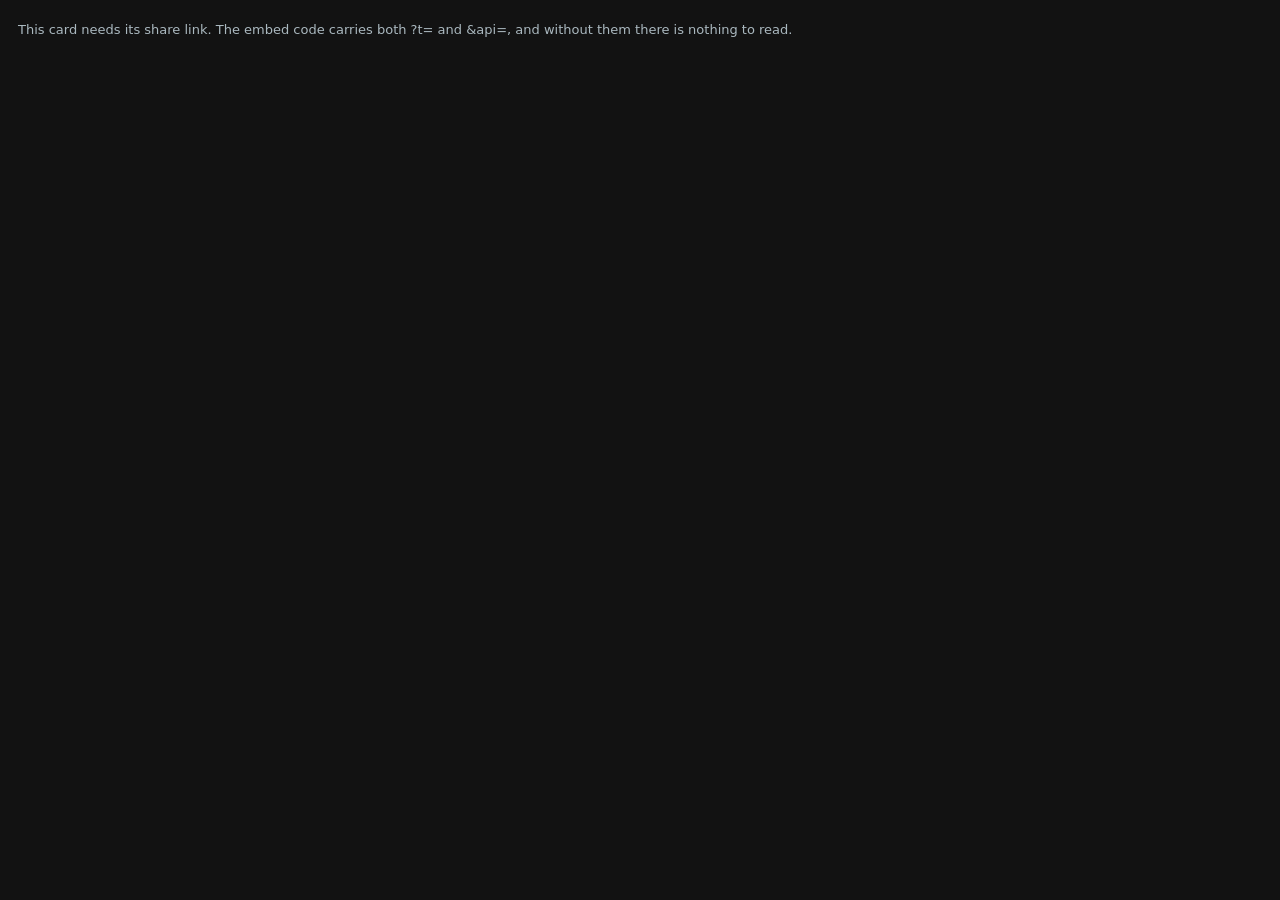
<file: widget/index.html>
<!doctype html>
<html lang="en">
<head>
<meta charset="utf-8">
<meta name="viewport" content="width=device-width,initial-scale=1">
<title>Drilling progress</title>
<!--
  The drilling card an issuer puts on their own website.

  This is NOT the deck. The deck is 1.4 MB of Cesium and answers "show me the
  property"; this answers one question in a sidebar — is the rig turning, and
  how far through is it — and it has to do that on a phone, on someone else's
  page, next to their own markup. So: no libraries, no globe, static imagery
  tiles placed by hand, and the two shared modules that already exist rather
  than a second copy of the same arithmetic.

  It hydrates the same way every share link does:
    widget/?t=<share token>&api=<functions base>[&p=<programme id>][&terrain=…]
  Without `api` it cannot reach the deck function at all — the viewer directory
  has silently broken every share link once already by forgetting exactly that.

  TWO STATES. At rest it is a 16:9 card over satellite imagery of the ground
  the rig actually stands on. Pressing Details pushes in on that imagery and
  dissolves to a rig clip with the figures beside it. The dissolve is
  deliberate and is not a continuous zoom: the imagery is their property and
  the clip is an illustration, and one unbroken push from the first to the
  second would say the clip is the same place at higher magnification.
-->
<style>
  /* Single theme, dark, on purpose: this card sits over satellite imagery and
     video, and a light variant would fight both. Everything is stated
     explicitly so it holds on a light host page or a dark one.
     Layout: one 16:9 box at rest; expanded, a video and a figure column that
     stack to one column under 620px. */
  :root {
    --ink:        #f2f6f8;
    --ink-dim:    #aab8bf;
    --ink-mute:   #87959d;
    --plate:      #0d1316;
    --plate-2:    #131b1f;
    --line:       #263036;
    --accent:     #33b6d8;
    --accent-ink: #06222c;
    --good:       #5fd0a0;
    --warn:       #e0b65a;
    --r:          10px;
    --sans: 'Inter', -apple-system, BlinkMacSystemFont, 'Segoe UI', system-ui, sans-serif;
    --mono: ui-monospace, 'SF Mono', Menlo, Consolas, monospace;
    color-scheme: dark;
  }
  * { box-sizing: border-box; }
  /* `hidden` is a browser rule of the lowest possible specificity, so ANY
     class that sets display beats it — and .exp below sets display:grid. That
     left the expanded panel laid out on top of the resting card, invisible at
     opacity 0 and still taking every click aimed at the Details button. It
     only bit at narrow widths, where the video covers the whole card, which is
     exactly the width a sidebar gives this thing. */
  [hidden] { display: none !important; }
  html, body { margin: 0; padding: 0; background: transparent; }
  body { font-family: var(--sans); color: var(--ink); -webkit-font-smoothing: antialiased; }
  img { max-width: 100%; }

  .w {
    position: relative;
    width: 100%;
    background: var(--plate);
    border: 1px solid var(--line);
    border-radius: var(--r);
    overflow: hidden;
    isolation: isolate;
  }
  .w.rest-mode { aspect-ratio: 16 / 9; }

  /* ---- the ground it stands on ---- */
  .map { position: absolute; inset: 0; overflow: hidden; z-index: 0; }
  .map img {
    position: absolute; width: 256px; height: 256px;
    max-width: none; display: block; user-select: none; -webkit-user-drag: none;
  }
  .maplift {
    position: absolute; inset: 0;
    transform: scale(1);
    transition: transform 1100ms cubic-bezier(.22,.61,.36,1);
    will-change: transform;
  }
  .w.going .maplift { transform: scale(1.14); }
  /* No imagery — a grid this console will not convert, or no position on file.
     A flat plate, never a map of somewhere else. */
  .map.blank { background: linear-gradient(160deg, #16222a 0%, #0d1316 70%); }
  .scrim {
    position: absolute; inset: 0; z-index: 1;
    background:
      linear-gradient(to top, rgb(5 9 11 / .92) 0%, rgb(5 9 11 / .45) 42%, rgb(5 9 11 / .12) 70%),
      linear-gradient(to bottom, rgb(5 9 11 / .55) 0%, rgb(5 9 11 / 0) 38%);
  }

  /* ---- resting card ---- */
  .rest {
    position: absolute; inset: 0; z-index: 2;
    display: flex; flex-direction: column; justify-content: space-between;
    padding: 14px 16px;
    transition: opacity 320ms ease, transform 320ms ease;
  }
  .w.open .rest { opacity: 0; transform: scale(1.03); pointer-events: none; }

  .top { display: flex; align-items: center; gap: 10px; min-width: 0; }
  .logo {
    height: 26px; width: auto; max-width: 128px; object-fit: contain;
    flex: none; display: block;
  }
  .logo-fallback {
    font-weight: 600; font-size: 13px; letter-spacing: .02em;
    color: var(--ink); flex: none;
  }
  .chip {
    margin-left: auto; flex: none;
    font-size: 10.5px; font-weight: 600; letter-spacing: .09em; text-transform: uppercase;
    padding: 4px 8px; border-radius: 5px;
    background: rgb(51 182 216 / .18); color: var(--accent);
    border: 1px solid rgb(51 182 216 / .35);
  }
  .chip.live { background: rgb(95 208 160 / .16); color: var(--good); border-color: rgb(95 208 160 / .34); }

  .bottom { display: flex; align-items: flex-end; gap: 14px; min-width: 0; }
  .btxt { min-width: 0; flex: 1; }
  h1 {
    margin: 0 0 3px;
    font-size: clamp(15px, 3.4vw, 21px);
    line-height: 1.2; letter-spacing: -.015em; font-weight: 600;
    text-wrap: balance;
    overflow-wrap: anywhere;
  }
  .asof {
    margin: 0; font-size: 12px; color: var(--ink-dim);
    font-variant-numeric: tabular-nums;
  }
  .asof.stale { color: var(--warn); }

  .cta {
    flex: none;
    font: inherit; font-size: 13px; font-weight: 600;
    color: var(--accent-ink); background: var(--accent);
    border: 0; border-radius: 7px; padding: 9px 15px;
    cursor: pointer;
    transition: transform 110ms ease, filter 160ms ease;
  }
  .cta:hover { filter: brightness(1.08); }
  .cta:active { transform: translateY(1px) scale(.985); }
  .cta:focus-visible { outline: 2px solid var(--ink); outline-offset: 2px; }

  /* ---- expanded ---- */
  .exp {
    position: relative; z-index: 3;
    display: grid; grid-template-columns: minmax(0, 1.25fr) minmax(0, 1fr);
    gap: 0;
    opacity: 0;
    transition: opacity 420ms ease 120ms;
  }
  .w.open .exp { opacity: 1; }
  @media (max-width: 619px) { .exp { grid-template-columns: 1fr; } }

  .vid { position: relative; background: #000; min-width: 0; }
  .vid video, .vid .vfallback {
    display: block; width: 100%; aspect-ratio: 16 / 9; object-fit: cover;
    background: linear-gradient(160deg, #1b2a33, #0a0f12);
  }
  /* Permanent, on the frame, from the first frame. Not a caption underneath
     that scrolls away: this sits beside real metre counts, and the one thing
     the card must never imply is that it is footage of their own rig. */
  .illus {
    position: absolute; left: 10px; bottom: 10px;
    font-size: 10px; font-weight: 600; letter-spacing: .1em; text-transform: uppercase;
    color: #dfe8ec; background: rgb(5 9 11 / .72);
    padding: 4px 8px; border-radius: 4px;
    backdrop-filter: blur(2px);
  }
  .back {
    position: absolute; right: 10px; top: 10px;
    font: inherit; font-size: 12px; font-weight: 600;
    color: #eaf1f4; background: rgb(5 9 11 / .72);
    border: 1px solid rgb(255 255 255 / .18);
    border-radius: 6px; padding: 6px 11px; cursor: pointer;
  }
  .back:hover { background: rgb(5 9 11 / .9); }
  .back:focus-visible { outline: 2px solid var(--accent); outline-offset: 2px; }

  .figs {
    background: var(--plate-2);
    padding: 16px 18px 18px;
    min-width: 0;
    display: flex; flex-direction: column;
  }
  .figs h2 {
    margin: 0 0 2px; font-size: 15px; font-weight: 600; letter-spacing: -.01em;
    text-wrap: balance;
  }
  .figs .sub {
    margin: 0 0 14px; font-size: 11.5px; color: var(--ink-mute);
    letter-spacing: .02em;
  }

  .bar { height: 5px; border-radius: 3px; background: #222d33; overflow: hidden; margin: 0 0 14px; }
  .bar i { display: block; height: 100%; background: var(--accent); border-radius: 3px; }

  .rows { display: flex; flex-direction: column; gap: 0; margin: 0; }
  .row {
    display: flex; align-items: baseline; gap: 10px;
    padding: 7px 0; border-bottom: 1px solid var(--line);
    font-size: 13px;
  }
  .row:last-child { border-bottom: 0; }
  .row .k { color: var(--ink-mute); flex: 1; min-width: 0; }
  .row .v {
    font-weight: 600; font-variant-numeric: tabular-nums; text-align: right;
    overflow-wrap: anywhere;
  }
  .row .v.quiet { font-weight: 500; color: var(--ink-dim); }

  /* Disclosed results. A POINTER, never a number typed into this product:
     an intercept is material scientific information, and it reaches the public
     through a news release with a qualified person's name on it. The slot only
     ever renders what the issuer has already published, with the date it was
     published and a link to it. */
  .disc { margin-top: 14px; padding-top: 13px; border-top: 1px solid var(--line); }
  .disc .k {
    font-size: 10.5px; font-weight: 600; letter-spacing: .09em;
    text-transform: uppercase; color: var(--ink-mute); margin: 0 0 6px;
  }
  .disc a { color: var(--accent); text-decoration: none; font-size: 13px; font-weight: 600; }
  .disc a:hover { text-decoration: underline; }
  .disc .when { display: block; font-size: 11.5px; color: var(--ink-mute); margin-top: 3px; }
  .disc .none { font-size: 12.5px; color: var(--ink-mute); margin: 0; }

  .foot {
    margin-top: auto; padding-top: 14px;
    font-size: 10.5px; line-height: 1.5; color: var(--ink-mute);
  }
  .foot a { color: var(--ink-dim); text-decoration: none; }
  .foot a:hover { text-decoration: underline; }

  .msg {
    padding: 20px 18px; font-size: 13px; color: var(--ink-dim); line-height: 1.55;
  }

  @media (prefers-reduced-motion: reduce) {
    .maplift, .rest, .exp, .cta { transition-duration: 1ms !important; }
    .w.going .maplift { transform: none; }
  }
</style>
</head>
<body>
<div class="w rest-mode" id="w" hidden>
  <div class="map" id="map"><div class="maplift" id="maplift"></div></div>
  <div class="scrim"></div>

  <div class="rest" id="rest">
    <div class="top">
      <span id="brand"></span>
      <span class="chip" id="chip" hidden></span>
    </div>
    <div class="bottom">
      <div class="btxt">
        <h1 id="pname">—</h1>
        <p class="asof" id="asof"></p>
      </div>
      <button class="cta" id="cta" type="button">Details</button>
    </div>
  </div>

  <div class="exp" id="exp" hidden>
    <div class="vid">
      <video id="vid" muted loop playsinline preload="none" aria-hidden="true"></video>
      <span class="illus">Illustration</span>
      <button class="back" id="back" type="button">Close</button>
    </div>
    <div class="figs">
      <h2 id="fname">—</h2>
      <p class="sub" id="fsub"></p>
      <div class="bar" id="bar" hidden><i id="barfill"></i></div>
      <div class="rows" id="rows"></div>
      <div class="disc" id="disc"></div>
      <p class="foot" id="foot"></p>
    </div>
  </div>
</div>
<div class="msg" id="msg" hidden></div>

<script type="module">
// The two shared modules. Imported, never reimplemented: the console's panel,
// the deck and this card all have to say the same thing about one programme,
// and three copies of "metres per day" is three answers waiting to happen.
import { gridToLonLat } from '../dashboard/lib/geo.js';
import { drillCalc, drillMetres, drillField, dNum, DRILL }
  from '../dashboard/lib/drill-forecast.js';

const $ = (id) => document.getElementById(id);
const QS = new URLSearchParams(location.search);
const TOKEN = QS.get('t');
const API = QS.get('api');
const WANT = QS.get('p');
// The setting the clip is shot in. It lives in the embed URL rather than in the
// database on purpose: it is a choice about a picture, not a fact about the
// ground, and putting it here means an issuer can change it without a
// migration and without anybody redeploying.
const TERRAIN = (QS.get('terrain') || '').toLowerCase();
const SHOW_FORECAST = QS.get('forecast') === '1';

const TERRAINS = { desert: 1, forest: 1, alpine: 1, winter: 1 };
const STATUS = { planned: 'Planned', active: 'Drilling', paused: 'Paused', complete: 'Complete' };

const fmtInt = (n) => Math.round(n).toLocaleString('en-CA');
const fmtM = (n) => fmtInt(n) + ' m';
const fmtDate = (s) => {
  if (!s) return null;
  const d = new Date(String(s).slice(0, 10) + 'T12:00:00Z');
  return isNaN(+d) ? null : d.toLocaleDateString('en-CA',
    { day: 'numeric', month: 'short', year: 'numeric', timeZone: 'UTC' });
};

function say(text) { $('msg').textContent = text; $('msg').hidden = false; }

/* ---------------------------------------------------------------- imagery --
 * Three or four satellite tiles placed by hand. A slippy map would be a
 * library and an interaction, and this card is neither: nobody pans a logo.
 */
function mercator(lon, lat, z) {
  const n = 2 ** z;
  const r = lat * Math.PI / 180;
  return {
    x: (lon + 180) / 360 * n,
    y: (1 - Math.log(Math.tan(r) + 1 / Math.cos(r)) / Math.PI) / 2 * n,
  };
}
function paintMap(host, lon, lat, z) {
  const T = 256, n = 2 ** z;
  const w = host.clientWidth || 480;
  const h = host.clientHeight || 270;
  const c = mercator(lon, lat, z);
  // Over-draw by a tile on every side so the push-in at the start of the
  // transition does not pull empty plate in from the edges.
  const ox = c.x * T - w / 2, oy = c.y * T - h / 2;
  const x0 = Math.floor(ox / T) - 1, x1 = Math.floor((ox + w) / T) + 1;
  const y0 = Math.floor(oy / T) - 1, y1 = Math.floor((oy + h) / T) + 1;
  let asked = 0;
  for (let ty = y0; ty <= y1; ty++) {
    if (ty < 0 || ty >= n) continue;
    for (let tx = x0; tx <= x1; tx++) {
      const wx = ((tx % n) + n) % n;
      const img = new Image();
      img.alt = '';
      img.decoding = 'async';
      img.loading = 'eager';
      img.src = 'https://services.arcgisonline.com/arcgis/rest/services/' +
        'World_Imagery/MapServer/tile/' + z + '/' + ty + '/' + wx;
      img.style.left = (tx * T - ox) + 'px';
      img.style.top = (ty * T - oy) + 'px';
      host.appendChild(img);
      asked++;
    }
  }
  return asked;
}

/* ------------------------------------------------------------------ host --
 * The card lives in an iframe on somebody else's page, and an iframe cannot
 * paint outside its own box. So expanding is a request, not an act: the embed
 * snippet listens for this and resizes the frame. If the host ignores it the
 * card still works — it just expands inside whatever height it was given,
 * which is why the expanded layout stacks rather than assuming width.
 */
function tellHost(type, px) {
  if (window.parent === window) return;
  try { window.parent.postMessage({ source: 'bedrock-drill', type, height: px }, '*'); }
  catch { /* a host that will not listen is not an error */ }
}
function measure() {
  const el = $('w');
  return Math.ceil(el.getBoundingClientRect().height) + 2;
}

/* ------------------------------------------------------------------ boot -- */
if (!TOKEN || !API) {
  say('This card needs its share link. The embed code carries both ?t= and ' +
      '&api=, and without them there is nothing to read.');
} else {
  boot().catch((e) => say('The drilling programme could not be loaded. ' +
                          (e && e.message ? e.message : '')));
}

async function boot() {
  const url = API.replace(/\/+$/, '') + '/functions/v1/deck?t=' +
    encodeURIComponent(TOKEN) + '&embed=1';
  const r = await fetch(url, { headers: { accept: 'application/json' } });
  const payload = await r.json().catch(() => null);
  if (!r.ok || !payload) {
    throw new Error(payload && payload.error ? payload.error : 'HTTP ' + r.status);
  }

  const progs = payload.programs || [];
  // Named programme, else the one that is turning, else the first on file.
  const g = (WANT && progs.find((p) => String(p.id) === String(WANT)))
    || progs.find((p) => p.status === 'active')
    || progs[0];
  if (!g) {
    say('No drilling programme has been published on this deck yet.');
    return;
  }
  render(g, payload);
}

function render(g, payload) {
  const project = payload.project || {};
  const now = Date.now();
  const calc = drillCalc(g, now);
  const metres = drillMetres(g);
  const target = dNum(g.target_m);
  const holes = drillField(g, 'holes_done');
  const turning = drillField(g, 'holes_active');
  const planned = dNum(g.holes_planned);

  // ---- resting card
  const brand = $('brand');
  const logo = project.brand && project.brand.logo;
  if (logo) {
    const img = new Image();
    img.className = 'logo';
    img.alt = project.name || '';
    img.src = logo;
    // A logo that will not load must not leave a broken frame on a card whose
    // whole job is to look like it belongs to that company.
    img.onerror = () => { brand.textContent = project.name || ''; brand.className = 'logo-fallback'; };
    brand.appendChild(img);
  } else {
    brand.textContent = project.name || '';
    brand.className = 'logo-fallback';
  }

  const chip = $('chip');
  chip.textContent = STATUS[g.status] || g.status || '';
  chip.hidden = !chip.textContent;
  if (g.status === 'active') chip.classList.add('live');

  $('pname').textContent = g.name || 'Drilling programme';
  $('fname').textContent = g.name || 'Drilling programme';

  // "As of" is the figure that separates a live card from a dead one, so it
  // is on the resting state and it goes amber rather than quietly staying
  // accurate-but-ancient.
  const last = (g.updates || []).find((u) => u.as_of);
  const asof = $('asof');
  if (last) {
    asof.textContent = 'As of ' + fmtDate(last.as_of);
    if (calc.stale !== null && calc.stale > DRILL.STALE && g.status !== 'complete') {
      asof.classList.add('stale');
      asof.textContent += ' · ' + fmtInt(calc.stale) + ' days ago';
    }
  } else {
    asof.textContent = 'No progress reported yet';
    asof.classList.add('stale');
  }

  const sub = [STATUS[g.status] || g.status];
  if (g.operator) sub.push(g.operator);
  if (project.location) sub.push(project.location);
  $('fsub').textContent = sub.filter(Boolean).join(' · ');

  // ---- figures
  if (target && metres !== null) {
    const pct = Math.max(0, Math.min(1, metres / target));
    $('barfill').style.width = (pct * 100).toFixed(1) + '%';
    $('bar').hidden = false;
  }
  const rows = $('rows');
  const row = (k, v, quiet) => {
    if (v === null || v === undefined || v === '') return;
    const d = document.createElement('div');
    d.className = 'row';
    const a = document.createElement('span'); a.className = 'k'; a.textContent = k;
    const b = document.createElement('span');
    b.className = 'v' + (quiet ? ' quiet' : ''); b.textContent = v;
    d.appendChild(a); d.appendChild(b); rows.appendChild(d);
  };
  row('Planned', target ? fmtM(target) : '—');
  row('Drilled to date', metres === null ? 'none reported' : fmtM(metres));
  if (target && metres !== null) {
    row('Remaining', (target - metres) <= 0 ? 'target met' : fmtM(target - metres));
  }
  row('Holes', holes === null && planned === null ? null
      : (holes === null ? '—' : fmtInt(holes)) + (planned !== null ? ' of ' + fmtInt(planned) : ''));
  row('Turning now', turning === null ? null
      : fmtInt(turning) + (Math.round(turning) === 1 ? ' hole' : ' holes'));

  // The date the issuer committed to. The projection is a different number and
  // a different kind of statement — on their own website it is something THEY
  // are publishing — so it is opt-in and says plainly that it was computed.
  row('Expected completion', fmtDate(g.expected_end) || '—');
  if (SHOW_FORECAST && calc.forecast) {
    row('Projected finish', fmtDate(calc.forecast) +
        (calc.variance ? ' · ' + calc.variance : ''), true);
  }

  // ---- disclosed results
  const disc = $('disc');
  const k = document.createElement('p');
  k.className = 'k'; k.textContent = 'Disclosed results';
  disc.appendChild(k);
  const rel = Array.isArray(g.disclosures) ? g.disclosures[0] : null;
  if (rel && rel.url && rel.headline) {
    const a = document.createElement('a');
    a.href = rel.url; a.target = '_blank'; a.rel = 'noopener noreferrer';
    a.textContent = rel.headline;
    disc.appendChild(a);
    const w = document.createElement('span');
    w.className = 'when';
    w.textContent = 'News release' + (rel.released_on ? ' · ' + fmtDate(rel.released_on) : '');
    disc.appendChild(w);
  } else {
    const p = document.createElement('p');
    p.className = 'none';
    p.textContent = 'None linked. Results appear here once the issuer links the news release that disclosed them.';
    disc.appendChild(p);
  }

  $('foot').textContent =
    'Progress figures are reported by the issuer and are not assay results or ' +
    'a mineral resource statement. The rig shown is an illustration.';

  // ---- the ground
  // The tiles are placed in pixels against a MEASURED box, so the card has to
  // be on the page before they are laid out. Painted while it was still
  // hidden, clientWidth is 0, the fallback size is used instead, and the
  // imagery stops short of the right edge of any card wider than the guess.
  const lonlat = gridToLonLat(g.easting, g.northing, project.epsg);
  const map = $('map'), lift = $('maplift');
  $('w').hidden = false;
  if (lonlat) {
    // Kept on the element so a resize can lay the tiles out again without
    // reaching back into the payload — the card is correct at one width
    // otherwise, the one it happened to load at.
    lift.dataset.lon = String(lonlat[0]);
    lift.dataset.lat = String(lonlat[1]);
    paintMap(lift, lonlat[0], lonlat[1], 15);
  } else {
    map.classList.add('blank');
  }

  // ---- the clip
  const key = TERRAINS[TERRAIN] ? TERRAIN
    : (dNum(g.elev_m) !== null && dNum(g.elev_m) > 1700 ? 'alpine' : 'forest');
  const vid = $('vid');
  vid.poster = 'rig/' + key + '.jpg';
  vid.dataset.src = 'rig/' + key + '.mp4';

  wire();
  tellHost('ready', measure());
}

function wire() {
  const w = $('w'), vid = $('vid');
  let open = false;

  const expand = () => {
    if (open) return;
    open = true;
    // Push in on the imagery first, then dissolve. The clip is loaded only
    // now: most people who see this card never press the button, and a
    // sidebar widget has no business pulling a video down for all of them.
    if (!vid.src && vid.dataset.src) vid.src = vid.dataset.src;
    w.classList.add('going');
    $('exp').hidden = false;
    const go = () => {
      w.classList.remove('rest-mode');
      w.classList.add('open');
      vid.play().catch(() => { /* a browser that refuses autoplay keeps the poster */ });
      requestAnimationFrame(() => tellHost('expand', measure()));
    };
    const reduced = window.matchMedia('(prefers-reduced-motion: reduce)').matches;
    setTimeout(go, reduced ? 0 : 820);
  };

  const collapse = () => {
    if (!open) return;
    open = false;
    w.classList.remove('open', 'going');
    w.classList.add('rest-mode');
    vid.pause();
    setTimeout(() => {
      $('exp').hidden = true;
      tellHost('collapse', measure());
    }, 340);
  };

  $('cta').onclick = expand;
  $('back').onclick = collapse;
  document.addEventListener('keydown', (e) => { if (e.key === 'Escape') collapse(); });

  // The imagery is laid out in pixels against a measured box, so it has to be
  // laid out again when that box changes. Cheap, and the alternative is a card
  // that is correct only at the width it first loaded at.
  let t = null;
  const relay = () => {
    clearTimeout(t);
    t = setTimeout(() => {
      const lift = $('maplift');
      if (lift.dataset.lon) {
        lift.innerHTML = '';
        paintMap(lift, Number(lift.dataset.lon), Number(lift.dataset.lat), 15);
      }
      tellHost('resize', measure());
    }, 160);
  };
  window.addEventListener('resize', relay);

  // Exposed for tools/verify_widget.mjs, which drives this the way a reader
  // would rather than reaching into it.
  window.__widget = {
    expand, collapse, isOpen: () => open,
    height: measure,
    tiles: () => document.querySelectorAll('.maplift img').length,
    rows: () => [...document.querySelectorAll('.row')].map((r) =>
      [r.querySelector('.k').textContent, r.querySelector('.v').textContent]),
  };
}
</script>
</body>
</html>
</file>
<file: assets/site-fonts.css>
/* Bedrock site type, self-hosted.
   These were a <link> to Google Fonts, which meant every visit to the marketing
   page, the FAQ or the console handed the visitor's IP address to Google before
   a word rendered. Served from our own origin, the privacy policy can name one
   fewer recipient. Latin subset; Space Grotesk, Inter and JetBrains Mono are
   variable files, so one file covers every weight the site uses. */
@font-face {
  font-family: 'Space Grotesk'; font-style: normal; font-weight: 300 700; font-display: swap;
  src: url(/assets/fonts/space-grotesk.woff2) format('woff2');
}
@font-face {
  font-family: 'Inter'; font-style: normal; font-weight: 100 900; font-display: swap;
  src: url(/assets/fonts/inter.woff2) format('woff2');
}
@font-face {
  font-family: 'JetBrains Mono'; font-style: normal; font-weight: 100 800; font-display: swap;
  src: url(/assets/fonts/jetbrains-mono.woff2) format('woff2');
}
@font-face {
  font-family: 'Archivo Black'; font-style: normal; font-weight: 400; font-display: swap;
  src: url(/assets/fonts/archivo-black.woff2) format('woff2');
}
</file>
<file: dashboard/app.css>
/* Bedrock console — the authoring half of the product.
 *
 * Light ground, per the brand guidelines: "A light ground carries the whole
 * system — no dark surfaces." The viewer stays dark because a 3D scene of rock
 * needs to be, but the console is a working tool read for hours at a time and
 * takes the paper side of the brand.
 *
 * Three faces, matching the marketing site so the two halves are recognisably
 * one product: Space Grotesk sets headings, Inter sets prose, JetBrains Mono
 * sets every label and every number. Numbers are tabular everywhere — this is a
 * tool for people who compare tonnages down a column.
 *
 * Two colours differ from the console design file, both to clear WCAG AA on a
 * light ground, and both following the brand guidelines' own instruction that
 * accent-coloured *text* takes Accent 700 rather than Accent:
 *   --accent (#0088b0) is 3.7:1 on the page — fills, borders and rules only.
 *   --accent-700 (#006786) is 5.7:1 — anything accent-coloured that is read.
 *   --good was darkened from #1a8a5c (3.5:1 on its own chip) to #146c49 (5.7:1),
 *   because it carries the 10px LOADED tag, which is body text at tag size.
 * --ink-mute is likewise a step darker than the design's #8d9490 (2.8:1), which
 * would have put every column header, breadcrumb and stat caption below the
 * threshold. #8d9490 survives as --ink-faint for rules and the drag glyph, which
 * are not read. */

:root {
  --bg:        #f6f7f6;
  --surface:   #ffffff;
  --raised:    #fbfbfa;
  --border:    #e2e5e2;
  --border-2:  #ececea;
  --ink:       #14171a;
  --ink-dim:   #5b6266;
  --ink-mute:  #6d7472;
  --ink-faint: #8d9490;   /* decoration only — never text */
  --accent:     #0088b0;
  --accent-700: #006786;
  --accent-dim: #e4f2f6;
  --accent-ink: #ffffff;
  --good: #146c49; --good-dim: #e6f5ee;
  --bad:  #c23a2e; --bad-dim:  #fbeae8;
  --warn: #8a6410; --warn-dim: #fdf3e0;
  --r-ctl: 6px;
  --r-pan: 10px;
  --heading: 'Space Grotesk', system-ui, sans-serif;
  --mono: 'JetBrains Mono', ui-monospace, monospace;
  --sans: Inter, system-ui, sans-serif;
  /* Aliases kept so older rules and any inline styles still resolve. */
  --panel: var(--surface);
  --line: var(--border);
  --line-2: var(--border-2);
  --ink-2: var(--ink-dim);
  --mute: var(--ink-mute);
  --gold: var(--accent);
  --danger: var(--bad);
  --live: var(--good);
}

* { box-sizing: border-box; }
html, body { height: 100%; }
body {
  margin: 0; background: var(--bg); color: var(--ink);
  font-family: var(--sans); -webkit-font-smoothing: antialiased;
  font-size: 14px; line-height: 1.5; text-wrap: pretty;
}
a { color: var(--accent-700); text-decoration: none; }
a:hover { text-decoration: underline; }

/* Every numeral in this product lines up under the one above it. */
.mono, td.n, th.n, .stat b, input, select, textarea {
  font-family: var(--mono); font-variant-numeric: tabular-nums;
}

/* The breadcrumb / section label above a title. */
.eyebrow {
  display: block; font-family: var(--mono); font-size: 11px;
  letter-spacing: .06em; text-transform: uppercase; color: var(--ink-mute);
}
.eyebrow a { color: var(--ink-mute); }
.eyebrow a:hover { color: var(--accent-700); }

/* ------------------------------------------------------------ app shell -- */
#app {
  display: grid; grid-template-columns: 240px minmax(0, 1fr); min-height: 100dvh;
  /* The rail is sticky and one viewport tall, so its own background stops at the
     fold on a long page and leaves a grey stripe beneath it. The column carries
     the white instead. */
  background: linear-gradient(to right, var(--surface) 0 240px, var(--bg) 240px);
}
@media (max-width: 900px) {
  #app { grid-template-columns: 1fr; background: var(--bg); }
  #rail { position: static; height: auto; border-right: 0; border-bottom: 1px solid var(--border); }
}

/* A label and its buttons on one line, the label taking the slack. Used by
   every panel header, zone header and action row in the console. */
.row { display: flex; align-items: center; gap: 12px; flex-wrap: wrap; }
.row > .grow { flex: 1; min-width: 0; }

#rail {
  position: sticky; top: 0; height: 100dvh; overflow-y: auto;
  background: var(--surface); border-right: 1px solid var(--border);
  padding: 22px 16px; display: flex; flex-direction: column;
}
#rail .brand { display: flex; align-items: center; gap: 10px; padding: 0 6px 2px; }
#rail .brand b {
  font-family: var(--heading); font-size: 17px; font-weight: 700;
  letter-spacing: -.01em;
}
#rail .w {
  display: block; font-family: var(--mono); font-size: 10.5px;
  letter-spacing: .1em; color: var(--accent-700); text-transform: uppercase;
  padding: 0 6px 20px;
}
#rail nav { display: flex; flex-direction: column; gap: 2px; }
#rail nav a {
  display: flex; align-items: center; gap: 9px; padding: 9px 10px;
  border-radius: var(--r-ctl); color: var(--ink-dim); font-size: 14px;
  font-weight: 500; transition: background .12s, color .12s;
}
#rail nav a:hover { background: var(--bg); color: var(--ink); text-decoration: none; }
#rail nav a.on { background: var(--accent-dim); color: var(--accent-700); }
#rail nav a .k { font-family: var(--mono); font-size: 10px; color: var(--ink-mute); margin-left: auto; }
#rail .sec {
  font-family: var(--mono); font-size: 10px; letter-spacing: .1em;
  text-transform: uppercase; color: var(--ink-mute); padding: 18px 10px 7px;
}
/* The organisation switcher. Only drawn when there is more than one company to
   switch between, so most accounts never see it. Sized to the rail rather than
   inheriting the 200px min-width every other select in the console takes — the
   rail is 240px wide with 16px of padding, and a 200px control plus its arrow
   overflows it. Mono and quiet, so it reads as a label with a choice attached
   rather than a form field sitting above the navigation. */
#rail .orgsel {
  width: 100%; min-width: 0; margin: 0 0 6px;
  font-family: var(--mono); font-size: 12px; color: var(--ink);
  background: var(--bg); border: 1px solid var(--border);
  border-radius: var(--r-ctl); padding: 8px 9px;
}
#rail .orgsel:hover { border-color: var(--ink-mute); }
#rail .sec:first-child { padding-top: 0; }
#rail .foot { margin-top: auto; padding-top: 16px; border-top: 1px solid var(--border); }
#rail .foot .who {
  font-family: var(--mono); font-size: 11.5px; color: var(--ink-mute);
  padding: 0 6px 10px; word-break: break-all;
}

main { padding: 40px 48px 80px; max-width: 1180px; min-width: 0; }
@media (max-width: 640px) { main { padding: 26px 18px 56px; } }

header.page { margin-bottom: 28px; }
header.page h1 {
  font-family: var(--heading); margin: 10px 0 0;
  font-size: clamp(24px, 3vw, 32px); font-weight: 700;
  letter-spacing: -.02em; text-wrap: balance;
}
header.page p {
  margin: 8px 0 0; color: var(--ink-mute); max-width: 68ch;
  font-family: var(--mono); font-size: 12.5px;
}
header.page .row { display: flex; align-items: flex-start; justify-content: space-between; gap: 20px; flex-wrap: wrap; }
header.page .row .grow { flex: 1; min-width: 240px; }

/* Body prose inside a panel — the paragraphs that explain what a section is
   for. Distinct from header.page p, which is a mono spec line. */
.lead { font-size: 13.5px; line-height: 1.6; color: var(--ink-dim); max-width: 78ch; }

/* ---------------------------------------------------------------- panel -- */
.panel {
  background: var(--surface); border: 1px solid var(--border);
  border-radius: var(--r-pan); padding: 22px;
}
.panel + .panel, .stats3 + .panel, .panel + .stats3 { margin-top: 24px; }
.panel > h2, .panel > .row > h2 {
  font-family: var(--heading); margin: 0 0 14px; font-size: 19px;
  font-weight: 700; letter-spacing: -.01em;
  display: flex; align-items: center; gap: 10px;
}
.panel > .row > h2 { margin-bottom: 0; }
.panel > .row { margin-bottom: 14px; align-items: center; }
.panel > h2 .hint, .panel .hint { font-weight: 400; color: var(--ink-mute); font-size: 12px; font-family: var(--mono); }

.grid { display: grid; gap: 16px; }
.grid.two { grid-template-columns: repeat(auto-fit, minmax(300px, 1fr)); }
.grid.three { grid-template-columns: repeat(auto-fit, minmax(210px, 1fr)); }

/* --------------------------------------------------------------- controls */
.btn {
  font-family: var(--sans); font-weight: 600; font-size: 13.5px;
  color: var(--ink); background: var(--surface);
  border: 1px solid var(--border); border-radius: 7px;
  padding: 10px 16px; cursor: pointer; white-space: nowrap;
  transition: border-color .12s, background .12s, transform .06s;
}
.btn:hover:not(:disabled) { border-color: var(--ink-mute); }
/* Physical press. */
.btn:active:not(:disabled) { transform: translateY(1px); }
.btn:disabled { opacity: .45; cursor: not-allowed; }
.btn.primary {
  background: var(--accent-700); border-color: var(--accent-700);
  color: var(--accent-ink);
}
.btn.primary:hover:not(:disabled) { background: #005872; border-color: #005872; }
.btn.danger { color: var(--bad); border-color: var(--bad-dim); background: var(--bad-dim); }
.btn.danger:hover:not(:disabled) { border-color: var(--bad); }
.btn.sm {
  font-family: var(--mono); font-size: 11px; letter-spacing: .03em;
  font-weight: 500; padding: 6px 11px; border-radius: 5px;
}
.btn:focus-visible, a:focus-visible, input:focus-visible, select:focus-visible,
textarea:focus-visible, [contenteditable]:focus-visible {
  outline: 2px solid var(--accent-700); outline-offset: 2px;
}
/* "Upload logo" and friends are <label>s wrapping a hidden file input. */
label.btn { display: inline-block; }

/* Sign-in panel. Google and the email form are two equal ways in, so they are
   stacked at the same width with a rule between them — a full-width Google
   button over a compact Sign in would make one of them look like the real
   route and the other like a footnote. Scoped to the auth screen: .btn
   everywhere else keeps its intrinsic width. */
.btn.authbtn {
  width: 100%; display: flex; align-items: center;
  justify-content: center; gap: 10px;
}
/* Google's mark is required on this button; everything around it is ours —
   our border, our radius, our type, our press. */
.btn.google svg { flex: none; }
.orsplit {
  display: flex; align-items: center; gap: 10px;
  margin: 14px 0; color: var(--ink-mute);
}
.orsplit::before, .orsplit::after {
  content: ""; flex: 1; height: 1px; background: var(--border);
}

.field { margin-bottom: 14px; }
/* Label above input, always — a placeholder is not a label. */
.field label, .brandrow label {
  display: block; font-family: var(--mono); font-size: 10.5px;
  letter-spacing: .06em; text-transform: uppercase; color: var(--ink-mute);
  margin-bottom: 6px;
}
input[type=text], input[type=email], input[type=password], input[type=number],
input[type=date], select, textarea {
  width: 100%; background: var(--surface); color: var(--ink);
  border: 1px solid var(--border); border-radius: var(--r-ctl);
  padding: 9px 11px; font-size: 13px; font-family: var(--mono);
}
select { min-width: 200px; }
textarea { font-family: var(--sans); font-size: 13.5px; line-height: 1.55; resize: vertical; }
/* Placeholders must clear 4.5:1 like any other text. */
::placeholder { color: var(--ink-mute); opacity: 1; }
input:disabled, select:disabled, textarea:disabled { opacity: .5; background: var(--bg); }
.checkline { display: flex; align-items: center; gap: 8px; margin: 9px 0; font-size: 13px; }
.checkline input { width: auto; accent-color: var(--accent-700); }
.hintline { font-size: 12.5px; color: var(--ink-mute); margin-top: 6px; }

.row-actions { display: flex; gap: 10px; flex-wrap: wrap; align-items: center; }

/* --------------------------------------------------------------- tables -- */
table { width: 100%; border-collapse: collapse; }
th, td { text-align: left; padding: 14px 16px; }
td { border-top: 1px solid var(--border-2); font-size: 14px; }
th {
  font-family: var(--mono); font-size: 10.5px; letter-spacing: .06em;
  text-transform: uppercase; color: var(--ink-mute); font-weight: 500;
  padding: 14px 16px 10px;
}
td b { font-weight: 600; }
td.n, th.n { text-align: right; }
td.mono, td.n { font-family: var(--mono); font-size: 13px; color: var(--ink-dim); }
tbody tr[data-go]:hover td { background: var(--bg); }
.tablewrap { overflow-x: auto; }
/* A table fills its panel edge to edge rather than sitting inset in it. */
.panel > .tablewrap { margin: -22px; width: calc(100% + 44px); }
.panel > h2 + .tablewrap, .panel > .row + .tablewrap { margin-top: 0; }

/* ---------------------------------------------------------------- stats -- */
/* Three figures across, divided by hairlines that are the grid's own gap
   showing through. The headline numbers of a project, and the first thing
   anyone looks at. */
.stats3 {
  display: grid; grid-template-columns: repeat(3, 1fr); gap: 1px;
  background: var(--border); border: 1px solid var(--border);
  border-radius: var(--r-pan); overflow: hidden;
}
@media (max-width: 700px) { .stats3 { grid-template-columns: 1fr; } }
.stats3 .stat { background: var(--surface); padding: 20px 22px; }

.stat { display: flex; flex-direction: column; gap: 0; }
.stat .l {
  font-family: var(--mono); font-size: 10.5px; letter-spacing: .06em;
  text-transform: uppercase; color: var(--ink-mute);
}
.stat b {
  font-family: var(--heading); font-size: 26px; font-weight: 700;
  letter-spacing: -.01em; margin-top: 8px;
}
.stat .sub { font-size: 12.5px; color: var(--ink-mute); margin-top: 4px; }

/* ---------------------------------------------------------------- chips -- */
.chip {
  display: inline-flex; align-items: center; gap: 5px; font-family: var(--mono);
  font-size: 10px; letter-spacing: .04em; text-transform: uppercase;
  font-weight: 500; padding: 4px 8px; border-radius: 4px;
  background: var(--border-2); color: var(--ink-mute);
}
.chip.live   { background: var(--good-dim); color: var(--good); }
.chip.draft  { background: var(--border-2); color: var(--ink-mute); }
.chip.warn   { background: var(--warn-dim); color: var(--warn); }
.chip.danger { background: var(--bad-dim);  color: var(--bad); }

/* ------------------------------------------------------------- messages -- */
.note {
  border: 1px solid var(--border); border-radius: var(--r-pan);
  padding: 14px 16px; font-size: 13.5px; line-height: 1.55;
  color: var(--ink-dim); background: var(--raised);
}
.note.warn   { border-color: #ecd9ae; background: var(--warn-dim); color: var(--warn); }
.note.danger { border-color: #f0c6c0; background: var(--bad-dim);  color: var(--bad); }
.note b { color: inherit; font-weight: 600; }
.note + .note { margin-top: 10px; }

/* Empty states are an invitation, not a blank rectangle. */
.empty {
  padding: 32px 22px; text-align: center;
  border: 1px dashed var(--border); border-radius: 8px;
}
.empty h3 { font-family: var(--heading); margin: 0 0 6px; font-size: 15px; font-weight: 700; }
.empty p { margin: 0 auto 16px; color: var(--ink-mute); max-width: 50ch; font-size: 13px; }
.empty p:last-child { margin-bottom: 0; }

/* Skeletons mirror the shape of what is coming, so the page does not jump. */
.skel { background: var(--border-2); border-radius: var(--r-ctl); height: 12px; animation: pulse 1.5s ease-in-out infinite; }
.skel.row { height: 34px; margin-bottom: 8px; }
.skel.big { height: 56px; }
@keyframes pulse { 0%,100% { opacity: .5 } 50% { opacity: 1 } }

#toast {
  position: fixed; left: 50%; bottom: 26px; transform: translateX(-50%) translateY(12px);
  background: var(--ink); color: #fff; border-radius: 8px;
  padding: 12px 18px; font-family: var(--mono); font-size: 11.5px; letter-spacing: .03em;
  opacity: 0; pointer-events: none; transition: opacity .2s, transform .2s; z-index: 60;
  max-width: min(560px, 90vw); text-align: center;
  box-shadow: 0 6px 24px rgba(20,23,26,.18);
}
#toast.on { opacity: 1; transform: translateX(-50%) translateY(0); }
#toast.bad { background: var(--bad); }

/* ---------------------------------------------------------------- modal -- */
.modal {
  position: fixed; inset: 0; z-index: 50; display: none;
  align-items: center; justify-content: center; padding: 24px;
  background: rgba(20,23,26,.42);
}
.modal.on { display: flex; }
.modal .inner {
  background: var(--surface); border: 1px solid var(--border); border-radius: var(--r-pan);
  width: min(680px, 100%); max-height: 88vh; overflow-y: auto; padding: 24px;
  box-shadow: 0 24px 64px rgba(20,23,26,.18);
}
.modal h2 { font-family: var(--heading); margin: 0 0 6px; font-size: 19px; font-weight: 700; letter-spacing: -.01em; }
.modal .sub { color: var(--ink-mute); font-size: 13.5px; line-height: 1.55; margin: 0 0 18px; }

/* ---------------------------------------------------- the ingest ledger -- */
/* The signature of this console. An upload elsewhere is a progress bar; here it
 * is a run log that ends by proving its own arithmetic reconciles. That proof
 * is the product's entire claim, so it is shown rather than asserted. */
.ledger {
  font-family: var(--mono); font-size: 11.5px; line-height: 1.85;
  background: var(--bg); border: 1px solid var(--border); border-radius: 8px;
  padding: 15px 17px; max-height: 320px; overflow-y: auto;
}
.ledger .ln { display: flex; gap: 12px; }
.ledger .ln .k { color: var(--ink-mute); min-width: 186px; }
.ledger .ln .v { color: var(--ink); font-variant-numeric: tabular-nums; }
.ledger .ln.ok  .v { color: var(--good); }
.ledger .ln.bad .v { color: var(--bad); }
.ledger .rule { height: 1px; background: var(--border); margin: 9px 0; }

.bar { height: 4px; background: var(--border-2); border-radius: 2px; overflow: hidden; }
.bar > i { display: block; height: 100%; background: var(--accent); width: 0; transition: width .25s linear; }

/* Drop target for the block model. */
.drop {
  border: 1px dashed var(--border); border-radius: 8px;
  padding: 34px 20px; text-align: center; transition: border-color .15s, background .15s;
}
.drop.over { border-color: var(--accent); background: var(--accent-dim); }
.drop p { margin: 6px 0 0; color: var(--ink-mute); font-size: 13px; }

/* ------------------------------------------------------------- analytics */
/* Bars rather than a charting library: two dozen chapters of dwell time is a
 * bar chart, and a dependency for that would be larger than the whole page. */
.funnel { display: flex; flex-direction: column; gap: 7px; }
.funnel .f { display: grid; grid-template-columns: 30px 1fr 96px; gap: 11px; align-items: center; }
.funnel .f .o { font-family: var(--mono); font-size: 10.5px; color: var(--ink-mute); text-align: right; }
.funnel .f .t { font-size: 12.5px; color: var(--ink-dim); overflow: hidden; text-overflow: ellipsis; white-space: nowrap; }
.funnel .f .m { font-family: var(--mono); font-size: 11px; color: var(--ink-mute); text-align: right; }
.funnel .f .track { height: 22px; background: var(--bg); border-radius: 3px; position: relative; overflow: hidden; }
.funnel .f .track > i { position: absolute; inset: 0 auto 0 0; background: var(--accent-dim); }
.funnel .f .track > span { position: absolute; left: 8px; top: 50%; transform: translateY(-50%); font-family: var(--mono); font-size: 10.5px; color: var(--ink); }

.spark { display: flex; align-items: flex-end; gap: 2px; height: 46px; }
.spark i { flex: 1; background: var(--accent); opacity: .45; border-radius: 2px 2px 0 0; min-height: 1px; }

@media (prefers-reduced-motion: reduce) {
  *, *::before, *::after { animation-duration: .001ms !important; transition-duration: .001ms !important; }
}

/* ----------------------------------------------------------------- zones --- */
/* A zone is one deposit inside a project. Each carries the dataset slots; a
   filled slot reads as done, an empty one as an invitation. */
.zone {
  border: 1px solid var(--border); border-radius: var(--r-pan);
  padding: 20px; background: var(--surface);
}
.zone + .zone { margin-top: 12px; }
.zone > .row {
  display: flex; align-items: center; gap: 14px; flex-wrap: wrap;
  margin-bottom: 16px;
}
.zone > .row b { font-family: var(--heading); font-size: 16px; font-weight: 600; }
.zone .zsub { font-family: var(--mono); font-size: 12px; color: var(--ink-mute); margin-left: 10px; }

.slots { display: grid; grid-template-columns: repeat(3, 1fr); gap: 10px; }
@media (max-width: 900px) { .slots { grid-template-columns: 1fr 1fr; } }
@media (max-width: 560px) { .slots { grid-template-columns: 1fr; } }
.slot {
  display: flex; align-items: flex-start; gap: 10px;
  padding: 14px; border: 1px solid var(--border); border-radius: 8px;
  background: var(--surface);
}
.slot.on { border-color: #bfe4d4; }
.slot .k {
  font-size: 13.5px; font-weight: 600; color: var(--ink);
  flex: 1; min-width: 0; padding-top: 4px;
}
/* Chip over buttons, right-aligned, so a loaded slot with two actions stays the
   same height as an empty one with a single Add. */
.slot .acts {
  flex: none; display: flex; flex-direction: column; align-items: flex-end; gap: 6px;
}

/* "resource stage" beside the block-model slot. A quiet note that this one is
   for later, not an asterisk implying the project is incomplete without it. */
.slot .k .opt {
  display: block; font-style: normal; font-family: var(--mono);
  font-size: 10px; letter-spacing: .04em; text-transform: uppercase;
  color: var(--ink-mute); font-weight: 400; margin-top: 3px;
}

/* ---- ingest slots ------------------------------------------------------ */
.empty.sm { padding: 22px 12px; }
.empty.sm p { margin: 0; font-size: 12px; }

/* Slots accept a dropped file directly — the gesture everyone tries first. */
.slot.dropping { border-color: var(--accent); background: var(--accent-dim); }
.slot.dropping * { pointer-events: none; }
.dropmini {
  position: relative; border: 1px dashed var(--border); border-radius: 8px;
  padding: 12px; display: flex; align-items: center; gap: 10px; flex-wrap: wrap;
}
.dropmini.over { border-color: var(--accent); background: var(--accent-dim); }
.dropmini input[type=file] { flex: 0 0 auto; max-width: 60%; }
.dzname { font-family: var(--mono); font-size: 11.5px; color: var(--ink-mute); }
.zone.dropping { border-color: var(--accent); background: var(--accent-dim); }
/* ---- studio ------------------------------------------------------------
   The chapter list and the thing it edits, side by side, because the whole
   point is that you adjust a shot while looking at it. Tall on purpose: a
   viewer in a letterbox is a viewer you cannot judge a camera in. */
/* Filmstrip, the deck as the recipient sees it, and everything about the
   selected slide — left to right, in the order the work happens. */
/* The 16:9 preview is the deck, so it gets the full width of the working area.
   Everything you change about the slide — its words, its framing — sits under
   it, next to the phone frame that shows what those changes do on a phone. */
.studio {
  display: grid; grid-template-columns: 264px minmax(0, 1fr); gap: 14px;
  align-items: start;
}
.stmain { display: grid; gap: 12px; min-width: 0; }

/* Desktop or phone, one at a time. Side by side sounded right and wasn't: two
   frames in one column means neither is big enough to judge, and the 16:9 one
   is what most decks are read in. Both stay mounted and on the same slide, so
   switching is instant and shows the SAME shot in the other shape. */
.stswitch {
  display: flex; align-items: center; gap: 6px;
  padding: 4px; border: 1px solid var(--border); border-radius: var(--r-ctl);
  background: var(--surface); width: fit-content; max-width: 100%;
}
.swbtn {
  font-family: var(--mono); font-size: 10.5px; letter-spacing: .06em;
  text-transform: uppercase; padding: 7px 13px; border: 0; border-radius: 4px;
  background: none; color: var(--ink-mute); cursor: pointer; white-space: nowrap;
}
.swbtn:hover { color: var(--ink); }
.swbtn.on { background: var(--accent-dim); color: var(--accent-700); font-weight: 500; }
.swbtn:focus-visible { outline: 2px solid var(--accent); outline-offset: 1px; }
.swlive {
  font-family: var(--mono); font-size: 10.5px; color: var(--ink-mute);
  padding-right: 8px; margin-left: 4px; white-space: nowrap;
  overflow: hidden; text-overflow: ellipsis;
}
.stview.off { display: none; }

/* Desktop and phone, side by side, sharing the middle column. The 16:9 frame
   takes the room it needs and the 9:16 one takes what a phone actually is —
   sized by aspect-ratio rather than by a fraction, so neither is a guess. */
/* Each frame is sized by its ASPECT. Height must never come from the row, or
   the 16:9 preview ends up tall and narrow — a phone-shaped frame claiming to
   be a desktop one, which is worse than no preview at all. */
.stview { display: block; min-width: 0; }
.stview .stglass { position: relative; width: 100%; background: #07090A; }
.stview.wide .stglass { aspect-ratio: 16 / 9; }
.stview.tall .stglass { aspect-ratio: 9 / 16; }
/* Full width, full stop. This used to give up width on a short display so the
   caption stayed above the fold — but on a 680px-tall window that solved for
   the wrong thing and left a 440px preview. The preview IS the deck; scrolling
   to the fields under it costs nothing. */
.stview.wide { width: 100%; }
/* A phone preview at full column width would be 2100px tall. It is a phone —
   it should look like one. */
.stview.tall { width: min(100%, 360px); margin-inline: auto; }

/* Which frame Set view writes to.
   Dimming the inactive frame was right when both stood side by side. They no
   longer do — `.stview.off` hides the one you are not looking at, so the frame
   on screen IS the selection and there is nothing left for it to recede from.
   The rule outlived that layout and kept its grip on the mobile frame, which
   never received `on` (the markup stamps it on `wide` and paintActive only
   toggled `off`): every phone preview rendered at 62% over a white page and
   read as greyed out. The border still marks the selection; the opacity is
   gone. */
.stview { transition: border-color .12s; cursor: pointer; }
.stview.on { border-color: var(--accent); }

.stframehd {
  display: flex; align-items: baseline; justify-content: space-between;
  gap: 8px; padding: 7px 10px; border-bottom: 1px solid var(--border);
  background: var(--raised); flex: 0 0 auto;
}
.stframehd .nm {
  font-family: var(--mono); font-size: 9.5px; letter-spacing: .08em;
  text-transform: uppercase; color: var(--ink-dim);
}
.stview.on .stframehd .nm { color: var(--accent-700); }
.stframehd .st {
  font-family: var(--mono); font-size: 9.5px; color: var(--ink-mute);
  white-space: nowrap; overflow: hidden; text-overflow: ellipsis;
}

/* A slide that carries its own phone framing, flagged in the filmstrip so you
   can see at a glance which ones have been done. */
.stchap .cam .pf {
  font-style: normal; font-family: var(--mono); font-size: 8.5px;
  letter-spacing: .04em; padding: 1px 4px; border-radius: 3px; margin-left: 5px;
  background: var(--accent-dim); color: var(--accent-700);
}

/* One block per shape in the inspector. */
.camrow {
  border: 1px solid var(--border); border-radius: var(--r-ctl);
  padding: 9px 10px; margin-top: 8px; cursor: pointer;
}
.camrow.on { border-color: var(--accent); background: var(--accent-dim); }
.camrow .camhd {
  display: flex; align-items: baseline; gap: 8px; margin-bottom: 5px;
}
.camrow .nm {
  font-family: var(--mono); font-size: 9.5px; letter-spacing: .08em;
  text-transform: uppercase; color: var(--ink-dim);
}
.camrow.on .nm { color: var(--accent-700); }
.camrow .inherit {
  font-family: var(--mono); font-size: 9px; color: var(--ink-mute);
  margin-left: auto;
}
.camrow .camval {
  font-family: var(--mono); font-size: 11.5px; color: var(--ink);
  background: var(--surface); border: 1px solid var(--border-2);
  border-radius: 4px; padding: 6px 8px; margin-bottom: 7px;
}
.camrow .row-actions { flex-wrap: wrap; gap: 5px; }

/* The phone frame is the first thing to go when the column gets tight — the
   desktop shot is the one being framed most of the time. */

.stchaps {
  overflow-y: auto; overscroll-behavior: contain;
  border: 1px solid var(--border); border-radius: var(--r-pan);
  background: var(--surface); padding: 8px;
}
/* The viewer is a dark 3D scene; it keeps its own ground rather than being
   forced onto the console's paper. */
.stview {
  position: relative; border: 1px solid var(--border);
  border-radius: var(--r-pan); overflow: hidden; background: var(--surface);
}
.stview iframe {
  display: block; position: absolute; inset: 0;
  width: 100%; height: 100%; border: 0;
}
.stlive {
  position: absolute; left: 12px; top: 12px; z-index: 2; display: flex;
  gap: 10px; align-items: baseline; padding: 8px 12px; border-radius: 6px;
  background: rgba(255,255,255,.94); border: 1px solid var(--border);
  font-size: 12px; color: var(--ink-dim); pointer-events: none;
  box-shadow: 0 2px 10px rgba(0,0,0,.25);
}
.stlive .k {
  font-family: var(--mono); font-size: 9.5px; letter-spacing: .08em;
  text-transform: uppercase; color: var(--accent-700);
}
.stlive .v { font-family: var(--mono); font-size: 11px; color: var(--ink-mute); }
.stchap {
  display: block; width: 100%; text-align: left; padding: 0; margin-bottom: 4px;
  border: 1px solid transparent; border-radius: 8px; background: none;
  cursor: pointer; color: inherit; font: inherit;
}
.stchap:hover { background: var(--bg); }
.stchap.on { background: var(--accent-dim); border-color: var(--accent); }
.stchap .stgo {
  display: flex; gap: 10px; width: 100%; text-align: left;
  padding: 10px 10px 4px; border: 0; background: none; cursor: pointer;
  color: inherit; font: inherit;
}
.stchap .n { flex: 0 0 auto; font-family: var(--mono); font-size: 10px; color: var(--ink-mute); padding-top: 3px; }
.stchap b { display: block; font-size: 13px; font-weight: 600; color: var(--ink); }
.stchap .cam { display: block; font-family: var(--mono); font-size: 10px; color: var(--ink-mute); margin-top: 2px; }
.stchap .chips { display: flex; flex-wrap: wrap; gap: 4px; margin-top: 5px; }
.stchap .chips i {
  font-style: normal; font-family: var(--mono); font-size: 9px;
  letter-spacing: .04em; padding: 2px 5px; border-radius: 3px;
  background: var(--border-2); color: var(--ink-mute);
}
/* The inspector drops under the pair before the filmstrip gives up its column:
   a filmstrip beside the scene is the thing that makes this feel like an
   editor, and it is the last part to go. */
@media (max-width: 1340px) {
  .studio { grid-template-columns: 232px minmax(0, 1fr); height: auto; }
  .stchaps { max-height: 62vh; }
}
/* The app rail already costs 240px. Below this, a filmstrip column as well
   leaves the preview under half the window — which is the one thing in here
   that has to be big. So the filmstrip goes on top, short, and the preview
   takes the full width. */
@media (max-width: 1180px) {
  .studio { grid-template-columns: 1fr; height: auto; }
  .stchaps { max-height: 172px; }
  /* Horizontal filmstrip when it is stacked: a vertical list in a 170px box
     shows one and a half slides. */
  .stchaps #stlist { display: flex; gap: 8px; overflow-x: auto; padding-bottom: 4px; }
  .stchaps .stchap { flex: 0 0 208px; margin-bottom: 0; }
}
/* A slide someone has flown to and set, versus one that is still whatever the
   generator proposed. Removing the first costs work; removing the second does
   not, and the card should say which it is. */
.stchap .tagline {
  font-style: normal; font-family: var(--mono); font-size: 9px;
  letter-spacing: .05em; text-transform: uppercase; vertical-align: 2px;
  padding: 2px 5px; border-radius: 3px; margin-left: 6px;
  background: var(--accent-dim); color: var(--accent-700);
}
/* A chapter row is two things: jump to it, and replay the flight into it. */
.strow { display: flex; align-items: center; gap: 8px; padding: 0 10px 9px 34px; flex-wrap: wrap; }
.stwarn {
  font-family: var(--mono); font-size: 9.5px; letter-spacing: .04em;
  padding: 2px 5px; border-radius: 3px; background: var(--bad-dim); color: var(--bad);
}
.sttime { font-family: var(--mono); font-size: 10px; color: var(--good); }
.sttime.bad { color: var(--bad); }

/* ---- embed panel -------------------------------------------------------
   Four destinations that each want a different artifact: markup, a bare URL,
   an add-in, or an import. Tabs rather than one long page, because nobody is
   publishing to all four at once. */
.tabs { display: flex; gap: 4px; margin: 0 0 16px; border-bottom: 1px solid var(--border); flex-wrap: wrap; }
.tabs .tab {
  padding: 9px 12px; border: 0; border-bottom: 2px solid transparent;
  background: none; color: var(--ink-mute); font: inherit; font-size: 13px;
  font-weight: 500; cursor: pointer; margin-bottom: -1px;
}
.tabs .tab:hover { color: var(--ink); }
.tabs .tab.on { color: var(--accent-700); border-bottom-color: var(--accent); }
.snip {
  font-family: var(--mono); font-size: 11.5px; line-height: 1.6;
  background: var(--bg); border: 1px solid var(--border); border-radius: 8px;
  padding: 13px; overflow: auto; white-space: pre-wrap; word-break: break-all;
  color: var(--ink-dim); margin: 0 0 12px;
}
.steps { margin: 8px 0 12px; padding-left: 20px; color: var(--ink-dim); font-size: 13.5px; line-height: 1.7; }
.steps li { margin-bottom: 4px; }

/* ---- neighbouring holders ---------------------------------------------- */
.nbrow {
  display: flex; align-items: center; gap: 16px; flex-wrap: wrap;
  padding: 14px 0; border-top: 1px solid var(--border-2);
}
.nbrow:first-child { border-top: 0; }
.nbrow b { display: block; font-size: 13.5px; font-weight: 600; color: var(--ink); }
.nbrow .hint { display: block; font-family: var(--mono); font-size: 11.5px; color: var(--ink-mute); margin-top: 3px; }
.nblogo {
  flex: 0 0 auto; width: 40px; height: 40px; border-radius: 7px; overflow: hidden;
  display: flex; align-items: center; justify-content: center;
  background: var(--bg); border: 1px solid var(--border);
}
.nblogo img { max-width: 100%; max-height: 100%; object-fit: contain; background: #fff; }
.nblogo span { font-family: var(--mono); font-weight: 600; font-size: 12px; color: var(--accent-700); }
.nblogo.lg { width: 90px; height: 90px; border-radius: 8px; }
.nblogo.lg span { font-size: 20px; }
.brandrow { display: grid; grid-template-columns: 90px 1fr; gap: 20px; align-items: start; }
@media (max-width: 700px) { .brandrow { grid-template-columns: 1fr; } }
.nbrow.off { opacity: .55; }
.nbnote {
  display: block; width: 100%; max-width: 520px; margin-top: 6px;
  padding: 7px 10px; font-family: var(--sans); font-size: 12.5px;
  background: var(--surface); color: var(--ink-dim);
  border: 1px solid var(--border); border-radius: var(--r-ctl);
}
.nbnote:disabled { opacity: .45; }
.nbjur { font-family: var(--mono); font-size: 12px; min-width: 0; width: auto; }
/* A contenteditable that is empty looks like a rendering fault rather than an
   invitation, so it says what it is until there is something in it. */
[contenteditable][data-placeholder]:empty::before { content: attr(data-placeholder); color: var(--ink-mute); }

/* A toggle that reads its own state — the featured/logo pair on a holder row. */
.toggle {
  font-family: var(--mono); font-size: 10.5px; letter-spacing: .03em;
  padding: 6px 10px; border-radius: 5px; border: 1px solid var(--border);
  background: var(--surface); color: var(--ink-mute); cursor: pointer;
  white-space: nowrap;
}
.toggle:hover { border-color: var(--ink-mute); color: var(--ink); }
.toggle.on { background: var(--accent-dim); border-color: var(--accent); color: var(--accent-700); }

/* ── studio: filmstrip head, slide controls, inspector ─────────────────── */

.stchaps-hd {
  display: flex; align-items: center; justify-content: space-between;
  gap: 8px; padding: 4px 6px 8px; position: sticky; top: -8px; z-index: 1;
  background: var(--surface); border-bottom: 1px solid var(--border-2);
  margin-bottom: 6px;
}
.stchaps-hd span {
  font-family: var(--mono); font-size: 10px; letter-spacing: .09em;
  text-transform: uppercase; color: var(--ink-mute);
}

/* Two states, and they are not the same one: `sel` is the slide the inspector
   is editing, `on` is what the preview happens to be showing. They are usually
   the same and the moment they are not is the moment it matters. */
.stchap.sel { background: var(--accent-dim); border-color: var(--accent); }
.stchap.on .n { color: var(--accent-700); font-weight: 600; }
.stchap.dragging { opacity: .4; }
.stchap.over { border-color: var(--accent); border-style: dashed; }
.stchap[draggable="true"] { cursor: grab; }
.stchap[draggable="true"]:active { cursor: grabbing; }

.stchap .strow {
  display: flex; align-items: center; gap: 3px; padding: 0 8px 8px 8px;
  flex-wrap: wrap;
}
.stchap .ico {
  width: 24px; height: 22px; padding: 0; line-height: 1;
  border: 1px solid var(--border); border-radius: 4px;
  background: var(--surface); color: var(--ink-dim);
  font-size: 11px; cursor: pointer;
}
.stchap .ico:hover:not(:disabled) {
  border-color: var(--accent); color: var(--accent-700); background: var(--accent-dim);
}
.stchap .ico:disabled { opacity: .35; cursor: default; }
.stchap .ico.rm:hover:not(:disabled) {
  border-color: var(--bad); color: var(--bad); background: var(--bad-dim);
}
.stchap .ico:focus-visible { outline: 2px solid var(--accent); outline-offset: 1px; }

.stempty {
  padding: 22px 14px; text-align: center; color: var(--ink-mute); font-size: 13px;
}

/* Save state lives in the header rather than beside the field being typed
   into — a status that moves as you tab between inputs reads as an error. */
.stsave {
  font-family: var(--mono); font-size: 10.5px; letter-spacing: .05em;
  color: var(--ink-mute); min-width: 96px; text-align: right;
}

.stinspect {
  overflow-y: auto; overscroll-behavior: contain;
  border: 1px solid var(--border); border-radius: var(--r-pan);
  background: var(--surface); padding: 14px;
}
.insp-hd {
  display: flex; align-items: center; justify-content: space-between;
  gap: 8px; margin-bottom: 12px;
  padding-bottom: 10px; border-bottom: 1px solid var(--border-2);
}
.insp-hd .n {
  font-family: var(--mono); font-size: 10px; letter-spacing: .09em;
  text-transform: uppercase; color: var(--ink-mute);
}
.stinspect .field { margin-bottom: 12px; }
.stinspect textarea { resize: vertical; min-height: 90px; }

.insp-cam {
  margin-top: 16px; padding-top: 14px; border-top: 1px solid var(--border-2);
}
.insp-cam .lbl {
  display: block; font-family: var(--mono); font-size: 10px;
  letter-spacing: .09em; text-transform: uppercase; color: var(--ink-mute);
  margin-bottom: 6px;
}
.insp-cam .camval {
  font-family: var(--mono); font-size: 12px; color: var(--ink);
  background: var(--raised); border: 1px solid var(--border-2);
  border-radius: var(--r-ctl); padding: 8px 10px;
}
.insp-cam .hint { margin: 8px 0 10px; font-size: 12px; color: var(--ink-mute); }
.insp-cam .row-actions { flex-wrap: wrap; gap: 6px; }

/* ── the embed panel ──────────────────────────────────────────────────── */

.snip.embed {
  max-height: 190px; overflow: auto; margin: 12px 0;
  font-size: 11.5px; line-height: 1.55;
}

/* ── people ───────────────────────────────────────────────────────────── */

.panel-hd { display: flex; align-items: baseline; justify-content: space-between; gap: 10px; }
.panel-hd h2 { margin: 0; }

.rows { display: grid; }
.rowline {
  display: flex; align-items: center; gap: 12px;
  padding: 12px 0; border-bottom: 1px solid var(--border-2);
}
.rowline:last-child { border-bottom: 0; }
.rowline .grow { min-width: 0; }
.rowline b { display: block; font-size: 13.5px; font-weight: 600; color: var(--ink); }
.rowline .sub {
  display: block; font-size: 12px; color: var(--ink-mute); margin-top: 2px;
}

/* Role is a fact about a person, not a status that changes on its own, so it
   is a flat label rather than borrowing the live/draft chip's colours. */
.pill {
  flex: 0 0 auto; font-family: var(--mono); font-size: 9.5px;
  letter-spacing: .07em; text-transform: uppercase;
  padding: 3px 7px; border-radius: 4px;
  background: var(--border-2); color: var(--ink-dim); border: 1px solid var(--border);
}
.pill.owner, .pill.admin { background: var(--accent-dim); color: var(--accent-700); }

@media (max-width: 640px) {
  .rowline { flex-wrap: wrap; }
  .rowline .grow { flex: 1 1 100%; }
}

/* ── brand colours ────────────────────────────────────────────────────── */

.brandcolours {
  margin-top: 18px; padding-top: 16px; border-top: 1px solid var(--border-2);
}
.brandcolours h3 {
  font-family: var(--heading); font-size: 14px; font-weight: 600;
  letter-spacing: -.01em;
}
.brandcolours .sub { font-size: 12.5px; color: var(--ink-mute); max-width: 62ch; }

.swatches { display: flex; align-items: center; gap: 10px; flex-wrap: wrap; }

/* The whole tile is the picker. A colour input on its own renders as a small
   OS-specific box that reads as a form field rather than as the colour. */
.swatch {
  position: relative; display: flex; align-items: center; gap: 9px;
  padding: 7px 12px 7px 8px; border: 1px solid var(--border);
  border-radius: var(--r-ctl); background: var(--surface); cursor: pointer;
}
.swatch:hover { border-color: var(--accent); }
.swatch input[type="color"] {
  position: absolute; inset: 0; width: 100%; height: 100%;
  opacity: 0; cursor: pointer; border: 0; padding: 0;
}
.swatch input[type="color"]:focus-visible { outline: 2px solid var(--accent); outline-offset: 1px; }
.swatch .chipc {
  width: 26px; height: 26px; border-radius: 4px; flex: 0 0 auto;
  /* The deck's own ground behind it, so the swatch shows the colour where it
     will actually be seen rather than on white. */
  box-shadow: inset 0 0 0 1px rgba(0,0,0,.25), 0 0 0 3px #07090A;
}
.swatch .lab {
  font-family: var(--mono); font-size: 9.5px; letter-spacing: .07em;
  text-transform: uppercase; color: var(--ink-mute);
}
.swatch .hex {
  font-family: var(--mono); font-size: 12px; color: var(--ink);
  font-variant-numeric: tabular-nums;
}
@media (max-width: 560px) {
  .swatches { align-items: stretch; }
  .swatch { flex: 1 1 100%; }
}


/* ── the studio takes the whole window ────────────────────────────────────
   Everything on the rail is reachable from the breadcrumb, and the preview is
   the only thing in here that has to be big. */
body.instudio #app {
  grid-template-columns: minmax(0, 1fr);
  background: var(--bg);
}
body.instudio #rail { display: none; }
body.instudio main {
  padding: 22px 26px 40px;
  max-width: none;
}
body.instudio header.page { margin-bottom: 16px; }
body.instudio header.page h1 { font-size: 22px; margin-top: 6px; }

/* With 240px back, the filmstrip can keep its column much further down. */
@media (min-width: 900px) {
  body.instudio .studio { grid-template-columns: 224px minmax(0, 1fr); }
  body.instudio .stchaps #stlist { display: block; }
  body.instudio .stchaps .stchap { flex: none; margin-bottom: 4px; }
  /* The slide list scrolls on its own, and stays put while it does.
     `max-height: none` here let the column grow to however many slides the deck
     has, so `overflow-y: auto` never had anything to engage against: the whole
     page scrolled instead, and the preview — the one thing in the studio that
     has to stay in view — slid off the top while you were looking for slide 11.
     Bounded to the window and made sticky, the list scrolls and the frame does
     not move. */
  body.instudio .stchaps {
    position: sticky; top: 12px;
    max-height: calc(100vh - 24px);
  }
}
@media (max-width: 899px) {
  body.instudio .studio { grid-template-columns: 1fr; }
}

/* ── the filmstrip folds away ─────────────────────────────────────────────
   On a 1100px laptop the slide list costs a quarter of the preview, and the
   preview is the only thing in the studio that has to be big. */
body.stripoff .studio { grid-template-columns: minmax(0, 1fr); }
body.stripoff .stchaps { display: none; }
.stchaps-hd { gap: 6px; }
.stchaps-hd span { margin-right: auto; }
.swbtn.strip { border-right: 1px solid var(--border); border-radius: 4px 0 0 4px; margin-right: 2px; }

/* Give the preview every pixel the window has. Header and breadcrumb shrink;
   the frame does not. */
body.instudio main { padding: 16px 18px 32px; }
body.instudio header.page { margin-bottom: 12px; }
body.instudio header.page h1 { font-size: 19px; margin-top: 4px; }
body.instudio .studio { gap: 12px; }
@media (min-width: 900px) {
  body.instudio .studio { grid-template-columns: 210px minmax(0, 1fr); }
}

/* The inspector is a form; it does not need to be as wide as the deck. */
body.instudio .stinspect { max-width: 860px; }

/* The fold has to beat the `body.instudio .studio` rule inside the 900px media
   query above — same specificity, so it has to come later AND match the same
   media context. Without this the grid kept its 210px first track, `.stchaps`
   was display:none, and `.stmain` was auto-placed into the empty filmstrip
   column: folding the list made the preview SMALLER, which is the opposite of
   the point. */
@media (min-width: 900px) {
  body.instudio.stripoff .studio,
  body.stripoff .studio { grid-template-columns: minmax(0, 1fr); }
}
body.stripoff .stmain { grid-column: 1 / -1; }

/* ---- authoring toolbar ---------------------------------------------------
   One row above the preview, grouped by what each control acts on: where the
   camera is, what the ground looks like, what has been drawn on it. It sits
   outside the frame deliberately — controls drawn over a deck cover the thing
   being edited, land in the recording, and make the author move the camera to
   see past their own tools. */
/* One line, and it stays one line. Wrapping put the marking tools two rows
   below the camera ones and pushed the frame down by 52px, which is the whole
   reason the toolbar sits outside the frame in the first place. Everything in
   here is sized to fit a folded-strip studio on a 1280 laptop; past that the
   row scrolls sideways rather than stacking. */
.sttools {
  display: flex; align-items: center; flex-wrap: nowrap; gap: 0 10px;
  padding: 6px 9px; margin-bottom: 8px;
  overflow-x: auto; overflow-y: hidden;
  scrollbar-width: thin; scrollbar-color: var(--border) transparent;
  background: var(--raised); border: 1px solid var(--border); border-radius: 6px;
}
.stgrp { display: flex; align-items: center; gap: 4px; flex: none; }
/* A hairline between groups rather than a box around each: the groups are a
   reading aid, not six separate panels. */
.stgrp + .stgrp { padding-left: 10px; border-left: 1px solid var(--border); }
.stgl {
  font-family: var(--mono); font-size: 9.5px; letter-spacing: .08em;
  text-transform: uppercase; color: var(--ink-mute); margin-right: 2px;
  white-space: nowrap;
}
.tbtn {
  font: inherit; font-size: 11.5px; line-height: 1; white-space: nowrap;
  min-width: 26px; height: 24px; padding: 0 7px; flex: none;
  background: var(--bg); color: var(--ink-dim);
  border: 1px solid var(--border); border-radius: 4px; cursor: pointer;
  transition: background .12s, color .12s, border-color .12s;
}
.tbtn:hover { color: var(--ink); border-color: var(--ink-mute); }
/* A pressed tool stays lit: the pencil is armed until you draw, and a button
   that looked idle while the canvas was waiting for a stroke would be lying. */
.tbtn.on { background: var(--accent-dim); border-color: var(--accent); color: var(--accent-700); }
.tbtn:active { transform: translateY(1px); }
.tbtn:focus-visible, .sttools input:focus-visible { outline: 2px solid var(--accent); outline-offset: 1px; }
.sttools input[type="range"] { width: 62px; accent-color: var(--accent); flex: none; }
.sttools input[type="text"] {
  width: 92px; height: 24px; padding: 0 7px; font-size: 12px; flex: none;
  background: var(--bg); color: var(--ink);
  border: 1px solid var(--border); border-radius: 4px;
}
.sttools .btn.sm { flex: none; white-space: nowrap; }
.sttools output {
  font-family: var(--mono); font-size: 10px; color: var(--ink-mute);
  min-width: 28px; flex: none; font-variant-numeric: tabular-nums;
}
/* The status line is a sentence, so it reads under the row instead of competing
   for width inside it — and it takes up no height at all until there is one. */
.stnote {
  margin: -4px 0 8px; font-size: 11.5px; color: var(--ink-dim);
}
.stnote:empty { display: none; }
/* Below this the group eyebrows go and the hairlines carry the grouping on
   their own — the alternative is shrinking controls people have to hit. */
@media (max-width: 1600px) {
  /* The group eyebrows go before any control does — except the two that name a
     slider, because a bare slider with a percentage beside it does not say
     whether it is moving the ground or the survey image over it. */
  .stgl:not(.nm) { display: none; }
  .sttools { gap: 0 8px; }
  .stgrp + .stgrp { padding-left: 6px; }
}

/* Caption size sits with the caption, in the inspector, rather than in the row
   above the frame — it is the one control up there that acted on words instead
   of on the scene, and it reads better beside the box it resizes. */
.field label:has(.capsz) {
  display: flex; align-items: center; justify-content: space-between; gap: 10px;
  margin-bottom: 5px;
}
.capsz { display: inline-flex; align-items: center; gap: 4px; }
.capsz output {
  font-family: var(--mono); font-size: 10px; color: var(--ink-mute);
  min-width: 30px; text-align: center; font-variant-numeric: tabular-nums;
}

/* ---- audience: range tabs + session bars --------------------------------- */
.rtabs {
  display: inline-flex; gap: 0; margin-bottom: 16px;
  border: 1px solid var(--border); border-radius: 5px; overflow: hidden;
}
.rtab {
  font: inherit; font-size: 12px; padding: 5px 13px;
  background: var(--bg); color: var(--ink-dim);
  border: 0; border-right: 1px solid var(--border); cursor: pointer;
  transition: background .12s, color .12s;
}
.rtab:last-child { border-right: 0; }
.rtab:hover { color: var(--ink); }
.rtab.on { background: var(--accent-dim); color: var(--accent-700); font-weight: 500; }
.rtab:focus-visible { outline: 2px solid var(--accent); outline-offset: -2px; }

/* One column per bucket, including the empty ones. A chart drawn only from the
   buckets that have sessions reports the volume and lies about the cadence. */
.bars {
  display: flex; align-items: flex-end; gap: 2px;
  height: 96px; padding: 0 1px;
  border-bottom: 1px solid var(--border);
}
.bar { flex: 1 1 0; min-width: 0; height: 100%; display: flex; align-items: flex-end; }
.bar i {
  display: block; width: 100%; min-height: 2px;
  background: var(--accent); border-radius: 2px 2px 0 0;
  transition: height .18s ease-out;
}
/* A quiet bucket still gets a mark on the baseline: an absent bar and a bar of
   zero look identical, and only one of them means "we have data for this day". */
.bar i.zero { background: var(--border); min-height: 2px; }
.bar:hover i { background: var(--accent-700); }
.barsx {
  display: flex; justify-content: space-between; margin-top: 6px;
  font-family: var(--mono); font-size: 10px; color: var(--ink-mute);
  font-variant-numeric: tabular-nums;
}
.barsx .mx { color: var(--ink-dim); }
@media (prefers-reduced-motion: reduce) { .bar i { transition: none; } }

/* Figure rows in the inspector: value then label, on one line each. */
.figrows { display: grid; gap: 6px; }
.figrow { display: grid; grid-template-columns: minmax(0, 1fr) minmax(0, 1fr); gap: 6px; }
.figrow input { min-width: 0; }

/* Mark colours in the studio toolbar.
   NOT `.swatch` — that name is already the brand-colour picker's tile further
   up this file, and reusing it handed these buttons a bordered white panel
   instead of a colour. Six fixed choices rather than a free picker: over a dark
   3D scene an arbitrary colour mostly produces a mark nobody can see. */
.mkcols { display: inline-flex; gap: 3px; align-items: center; flex: none; }
.mkcol {
  width: 14px; height: 14px; padding: 0; cursor: pointer; flex: 0 0 auto;
  border-radius: 50%; border: 1px solid var(--border);
  background: var(--sw, #ccc);
  transition: transform .12s, box-shadow .12s;
}
.mkcol:hover { transform: scale(1.12); }
.mkcol.on { box-shadow: 0 0 0 2px var(--surface), 0 0 0 3.5px var(--accent); }
.mkcol:focus-visible { outline: 2px solid var(--accent); outline-offset: 2px; }

/* ------------------------------------------------- placing the drill rig -- */
/* A map inside a form. It inherits this console's system rather than bringing
   its own: Leaflet's stylesheet styles only the mechanism — tiles, panes, the
   zoom control — and everything below is the frame around it. */
.rigmapwrap { margin: 0 0 12px; }
.rigmap {
  height: 280px;
  border: 1px solid var(--border);
  border-radius: var(--r-ctl);
  overflow: hidden;
  background: var(--raised);
}
.rigmaphint { font-size: 12.5px; color: var(--ink-mute); margin: 6px 0 0; }

/* The live position, on the map. The boxes below hold the same two numbers,
   but this form scrolls and a drag often happens with them off the bottom of
   the screen — so the figure that is changing is shown on the thing being
   dragged. Dark plate rather than a tint: it has to hold over snow. */
.rigmap { position: relative; }
.rigmap-readout {
  position: absolute; z-index: 500; top: 8px; right: 8px;
  padding: 5px 9px; border-radius: var(--r-ctl);
  background: rgb(14 20 24 / .82);
  color: #fff;
  font-family: var(--mono); font-size: 11.5px; letter-spacing: .02em;
  white-space: pre;
  pointer-events: none;
}

/* The pin. Distinguished from the collars under it by SHAPE — a mast leaning
   out of a base, the same silhouette the deck draws on the ground — rather
   than by a hue this product does not otherwise use. The white ring is what
   keeps it readable over both a snowfield and a shadowed valley. */
.rigpin { background: none; border: 0; }
.rigpin-dot {
  position: absolute; left: 3px; bottom: 0;
  width: 14px; height: 14px; border-radius: 50%;
  background: var(--accent);
  border: 2.5px solid #fff;
  box-shadow: 0 1px 4px rgb(0 0 0 / .55);
}
.rigpin-mast {
  position: absolute; left: 11px; bottom: 9px;
  width: 2.5px; height: 22px;
  background: #fff;
  border-radius: 2px;
  transform-origin: bottom center;
  transform: rotate(22deg);
  box-shadow: 0 1px 3px rgb(0 0 0 / .55);
}
.leaflet-container .rigpin { cursor: grab; }
.leaflet-container .rigpin:active { cursor: grabbing; }
/* Leaflet's own attribution and scale, pulled down to this console's type. */
.rigmap .leaflet-control-attribution,
.rigmap .leaflet-control-scale-line {
  font-family: var(--sans); font-size: 10.5px;
}
</file>
